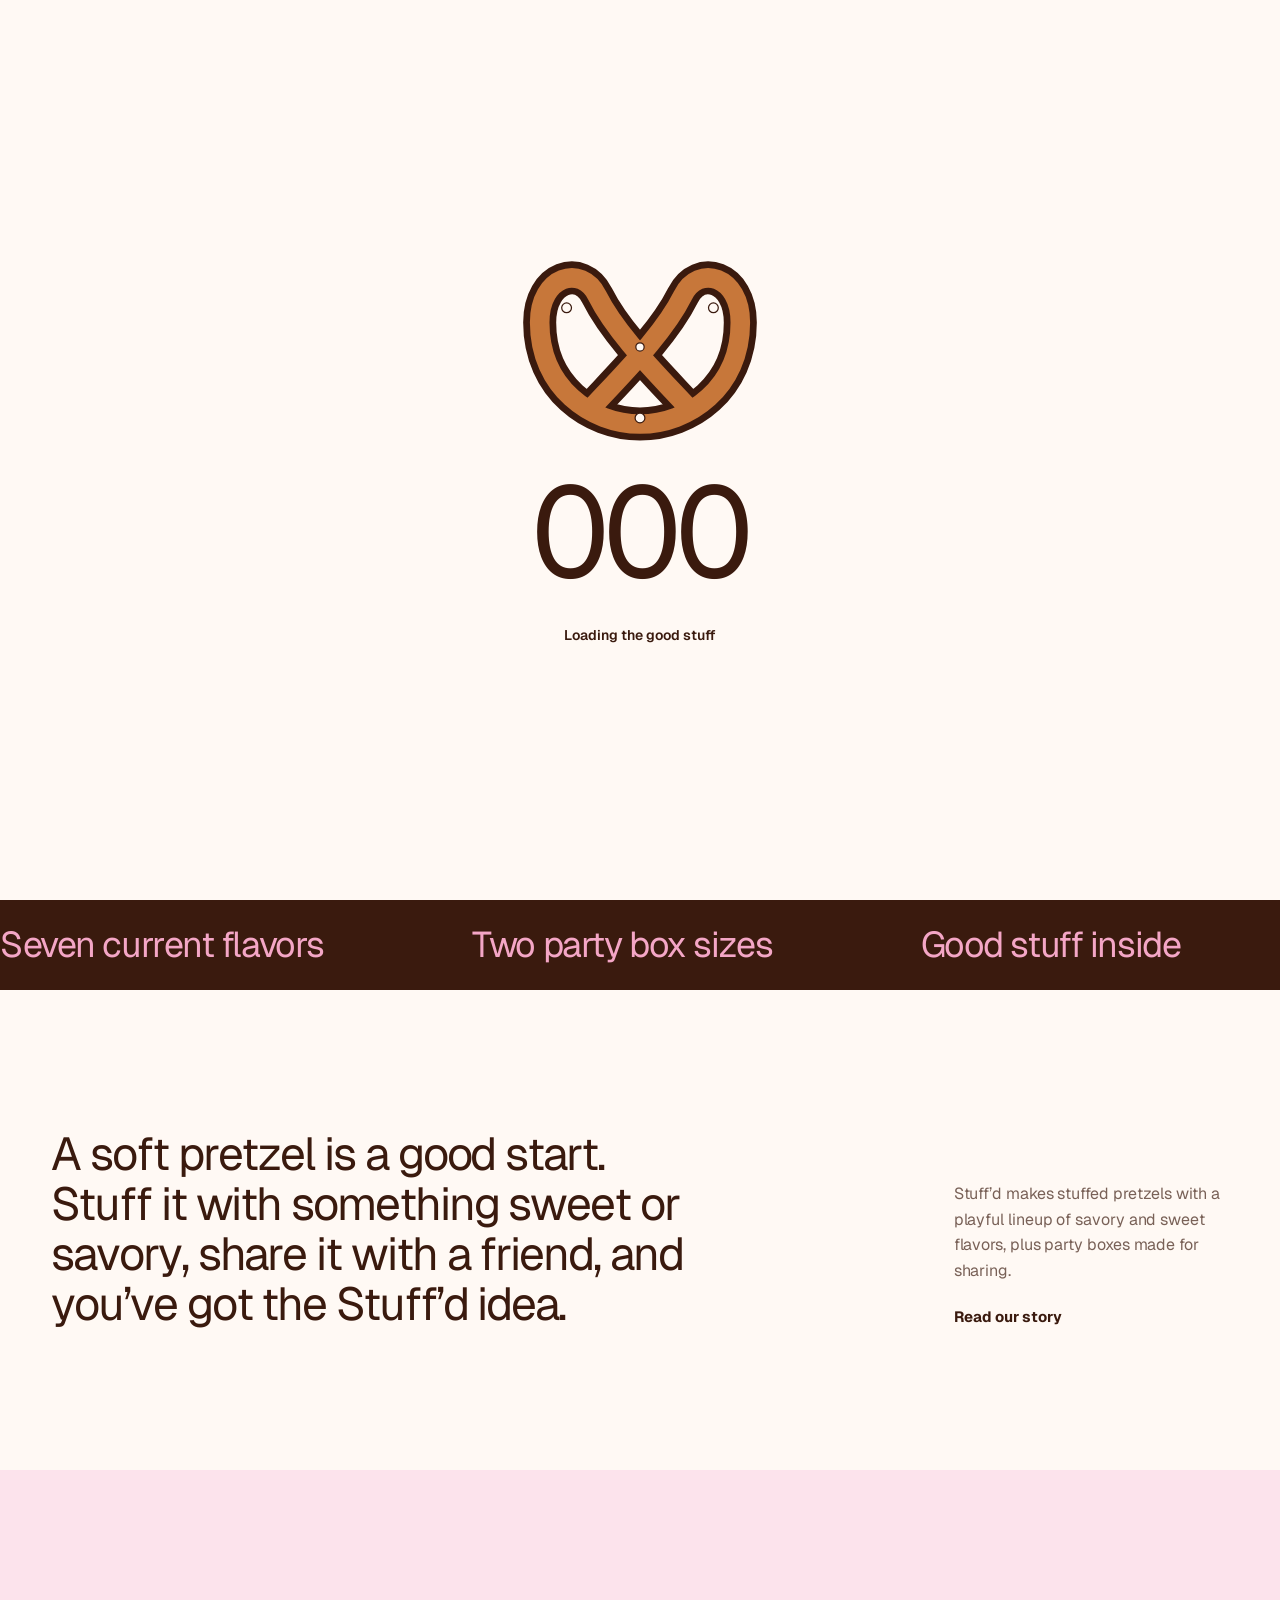
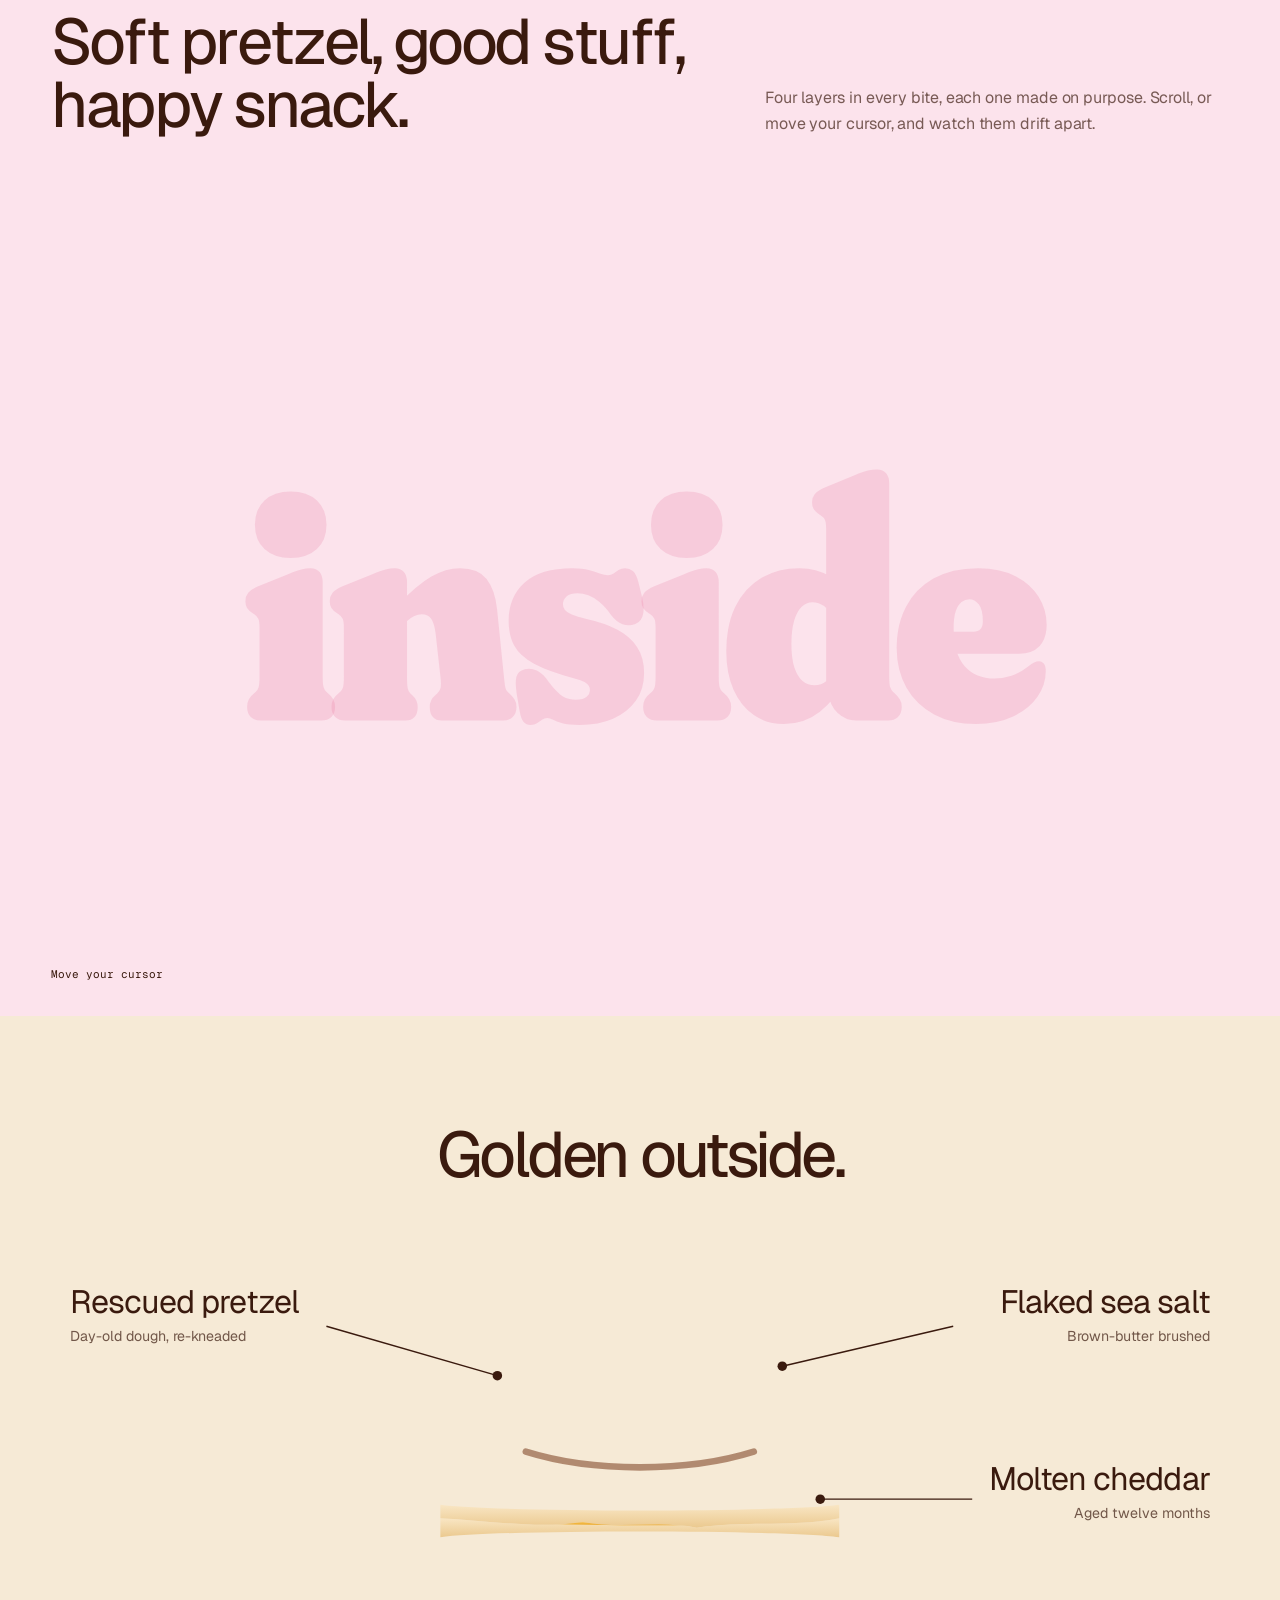
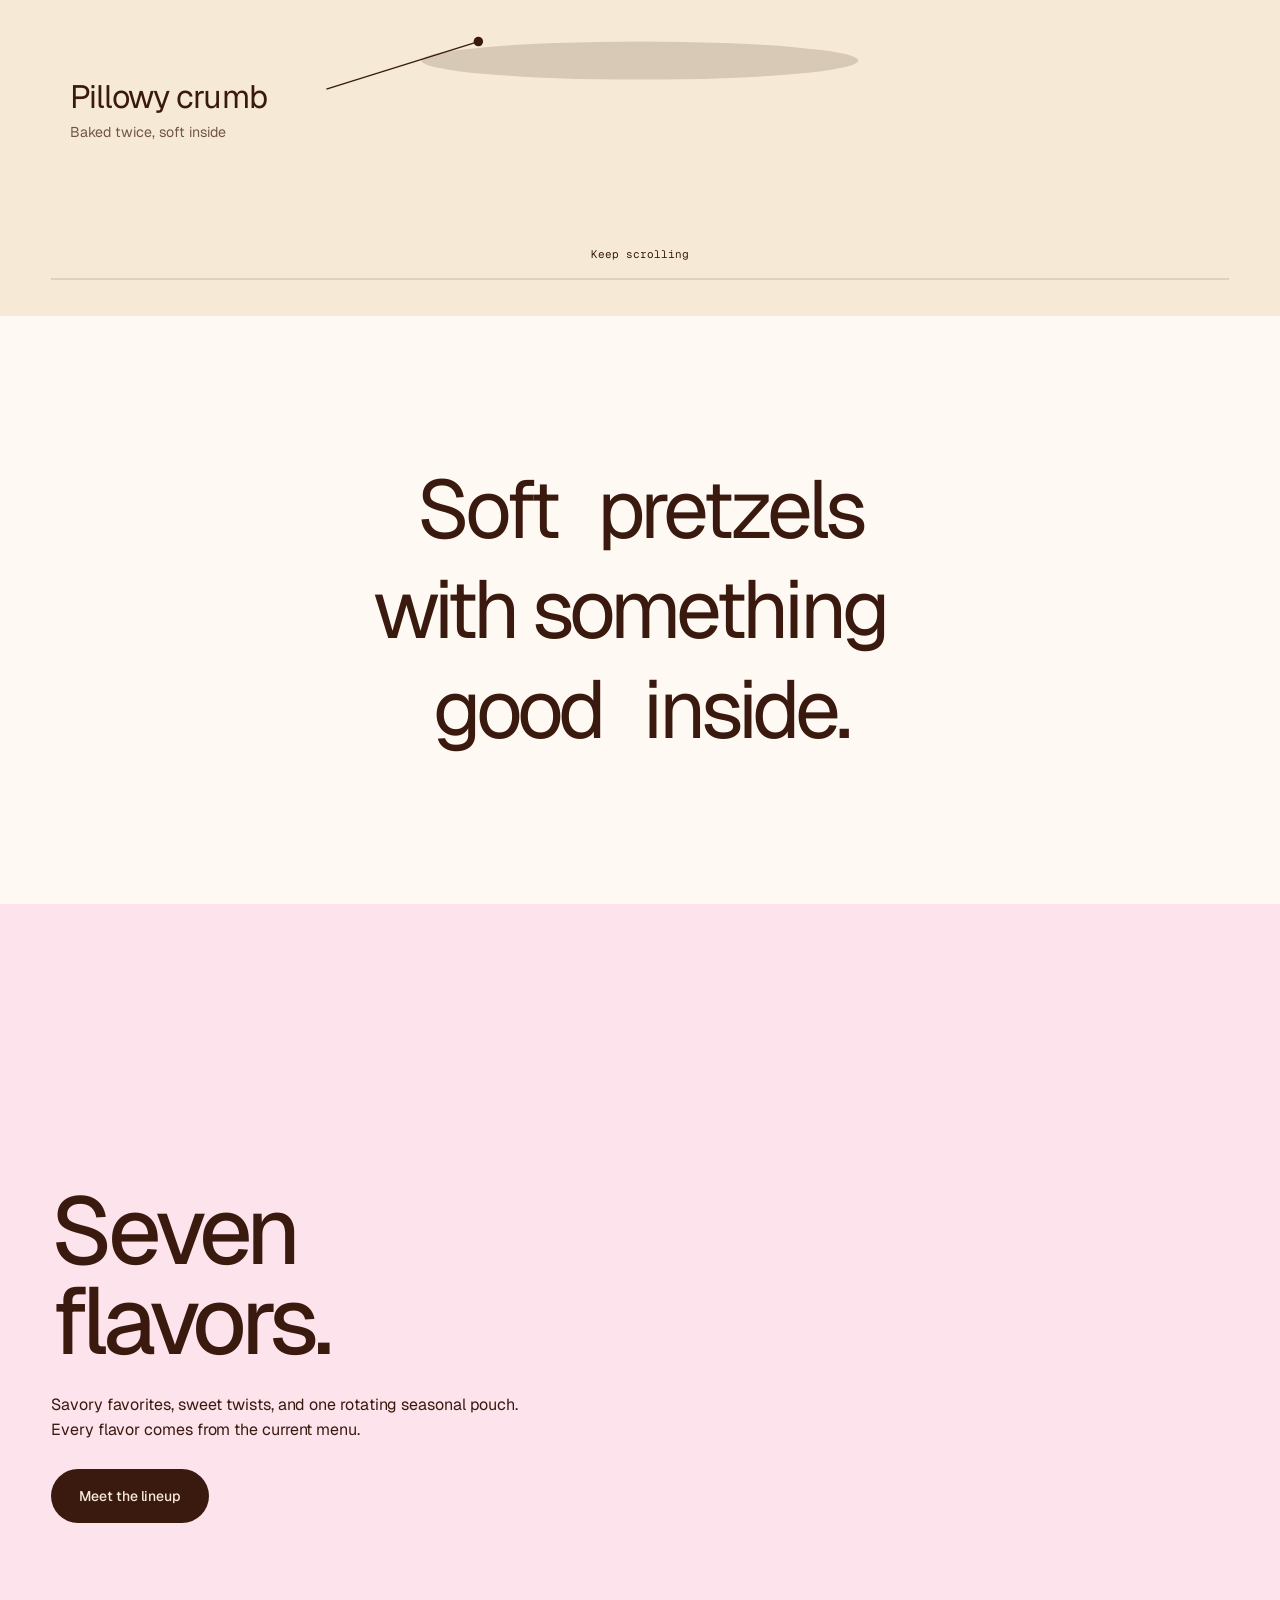
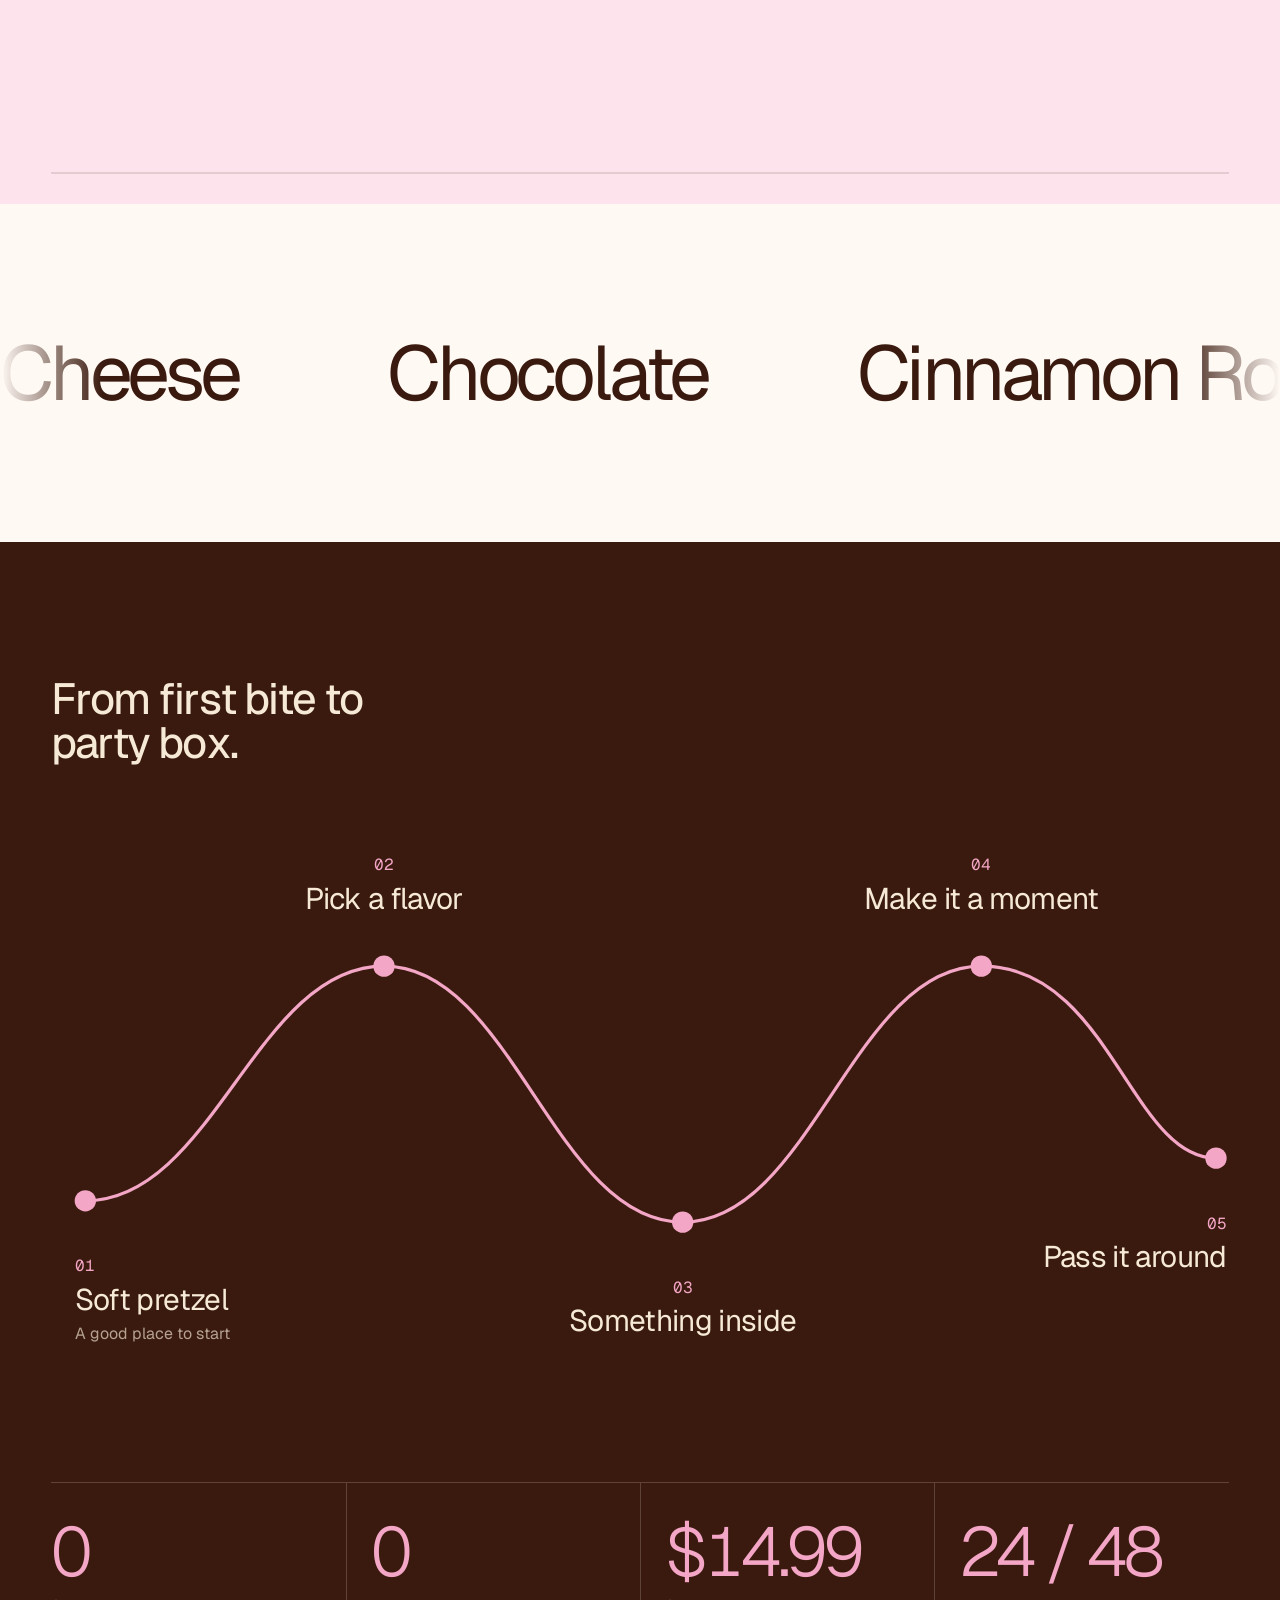
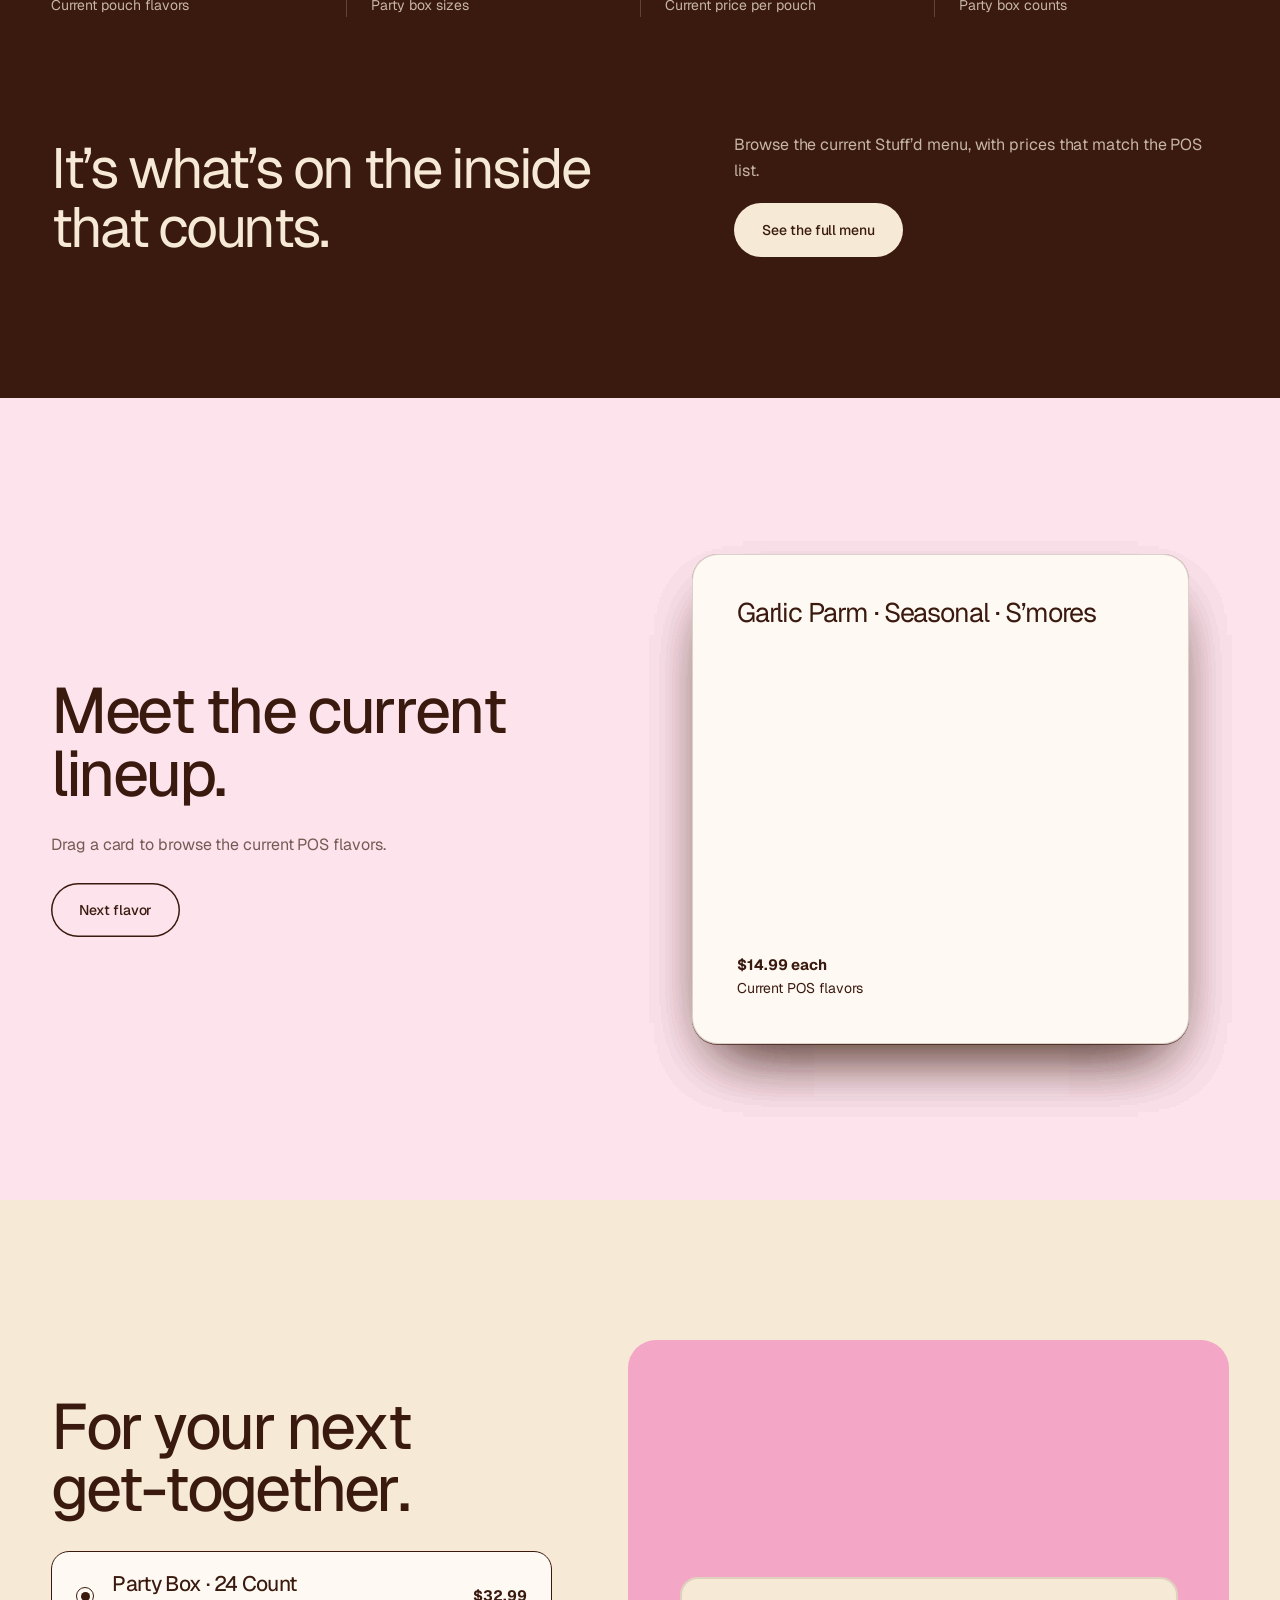
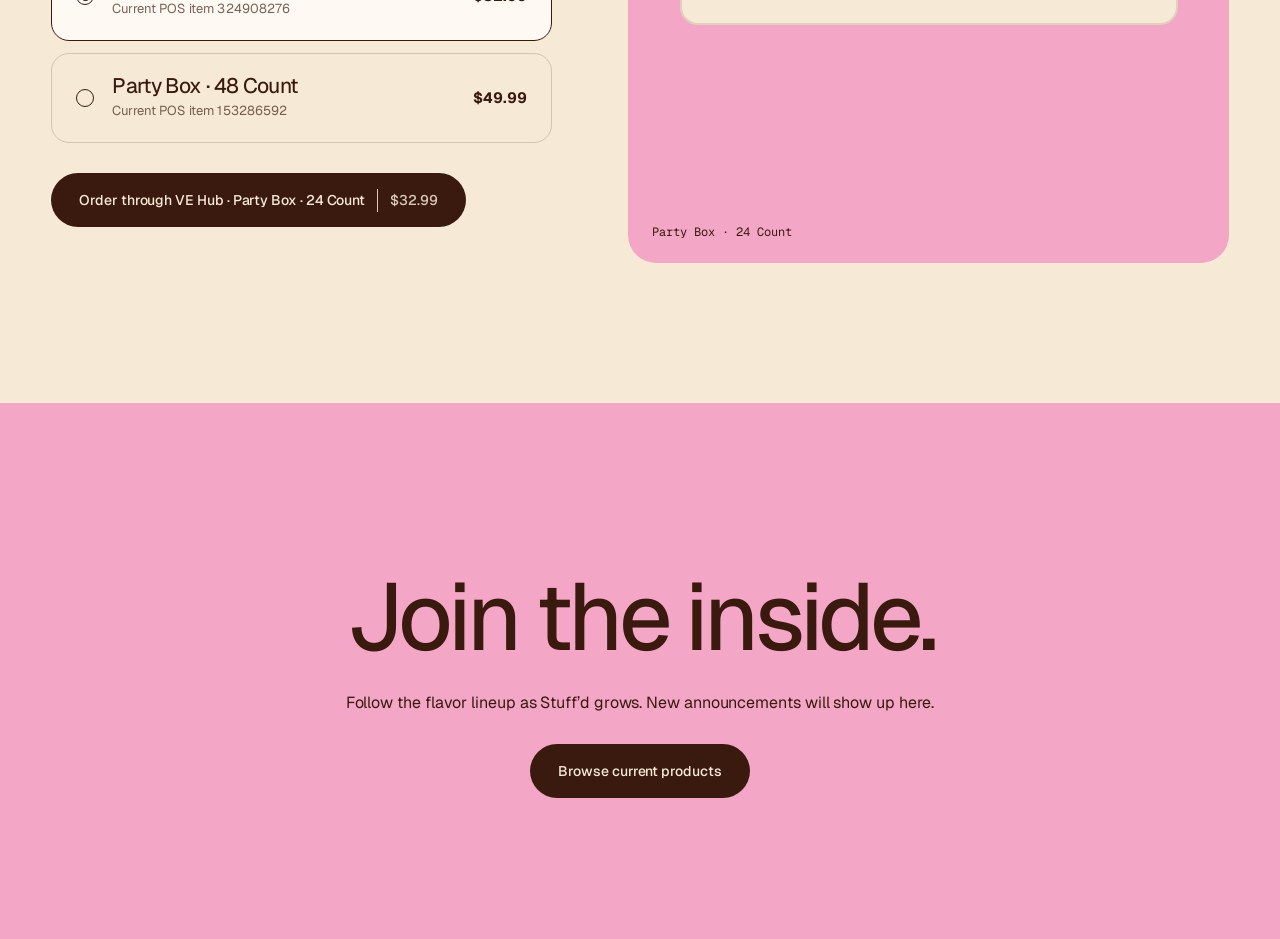
<file: index.html>
<!doctype html>
<html lang="en">
<head>
  <meta charset="utf-8">
  <meta name="viewport" content="width=device-width, initial-scale=1">
  <title>Stuff’d — Stuffed Pretzels</title>
  <meta name="description" content="Meet Stuff’d stuffed pretzels. Explore seven current pouch flavors and two party box sizes.">
  <meta name="theme-color" content="#F4A6C6">
  <link rel="canonical" href="https://stuffdve.com/">
  <meta property="og:type" content="website">
  <meta property="og:site_name" content="Stuff’d.">
  <meta property="og:title" content="Stuff’d — Stuffed Pretzels">
  <meta property="og:description" content="Explore seven current pouch flavors and two party box sizes from Stuff’d.">
  <meta property="og:url" content="https://stuffdve.com/">
  <meta property="og:image" content="https://stuffdve.com/assets/img/og.png">
  <meta property="og:image:width" content="1200">
  <meta property="og:image:height" content="630">
  <meta name="twitter:card" content="summary_large_image">
  <link rel="apple-touch-icon" href="assets/img/og.png">
  <link rel="icon" href="assets/img/favicon.svg" type="image/svg+xml">
  <link rel="preconnect" href="https://fonts.googleapis.com">
  <link rel="preconnect" href="https://fonts.gstatic.com" crossorigin>
  <link href="https://fonts.googleapis.com/css2?family=Geist:wght@100..900&family=Geist+Mono:wght@300..600&family=Fraunces:opsz,wght,SOFT,WONK@9..144,100..900,0..100,0..1&display=swap" rel="stylesheet">
  <link rel="stylesheet" href="assets/css/style.css?v=12">
  <script>try{var c=document.documentElement.classList,n=sessionStorage.getItem("stuffd-nav")==="1",s=sessionStorage.getItem("stuffd-seen")==="1";if(n)c.add("is-nav");if(n||s)c.add("skip-preloader")}catch(e){}</script>
</head>
<body data-page="home">

  <!-- preloader: DrawSVG pretzel → MorphSVG circle → ExpoScale pink flood -->
  <div class="preloader" aria-hidden="true">
    <div class="preloader-inner">
      <svg viewBox="6 26 188 152">
        <path class="pl-shadow" d="M62,150 C90,120 120,90 135,60 C148,34 182,44 182,82 C182,135 140,165 100,165 C60,165 18,135 18,82 C18,44 52,34 65,60 C80,90 110,120 138,150" fill="none" stroke="#3A1A0E" stroke-width="27" stroke-linecap="round" stroke-linejoin="round"/>
        <path class="pl-path" d="M62,150 C90,120 120,90 135,60 C148,34 182,44 182,82 C182,135 140,165 100,165 C60,165 18,135 18,82 C18,44 52,34 65,60 C80,90 110,120 138,150" fill="none" stroke="#C7773A" stroke-width="16" stroke-linecap="round" stroke-linejoin="round"/>
        <path class="pl-target" d="M100,62 C122,62 140,80 140,102 C140,124 122,142 100,142 C78,142 60,124 60,102 C60,80 78,62 100,62 Z" style="display:none"/>
        <g fill="#FFF9F4" stroke="#3A1A0E" stroke-width="1"><circle class="pl-salt" cx="40" cy="70" r="4"/><circle class="pl-salt" cx="160" cy="70" r="4"/><circle class="pl-salt" cx="100" cy="160" r="4"/><circle class="pl-salt" cx="100" cy="102" r="3.4"/></g>
      </svg>
      <div class="pl-count">000</div>
      <div class="pl-word">Loading the good stuff</div>
    </div>
    <div class="pl-blob"></div>
  </div>

  <div id="smooth-wrapper">
    <div id="smooth-content">
      <main id="main">

        <!-- ======================= HERO ======================= -->
        <section class="hero" id="hero" data-salt>
          <div class="hero-frame"></div>
          <div class="hero-bite" data-depth="1.2" style="left:6%;top:17%;rotate:-12deg" data-bite="cheese"></div>
          <div class="hero-bite" data-depth="0.8" style="left:4%;bottom:12%;rotate:8deg" data-bite="cheese" data-cut></div>
          <div class="hero-bite" data-depth="1" style="right:6%;top:16%;rotate:10deg" data-bite="chocolate" data-cut></div>
          <div class="hero-bite" data-depth="1.3" style="right:4%;bottom:12%;rotate:-10deg" data-bite="everything-cream-cheese"></div>
          <div class="hero-bite hero-bite--sm" data-depth="1.8" style="left:21%;bottom:8%;rotate:-6deg" data-bite="smores" data-cut></div>
          <div class="hero-bite hero-bite--sm" data-depth="1.6" style="right:22%;bottom:9%;rotate:14deg" data-bite="cinnamon-roll" data-cut></div>

          <div class="hero-center">
            <h1 class="hero-word logo-type" aria-label="Stuff’d.">
              <span class="hw">Stuff’d.</span>
              <svg class="hero-pretzel" viewBox="6 26 188 152" aria-hidden="true">
                <path class="hp-shadow" d="M62,150 C90,120 120,90 135,60 C148,34 182,44 182,82 C182,135 140,165 100,165 C60,165 18,135 18,82 C18,44 52,34 65,60 C80,90 110,120 138,150" fill="none" stroke="#3A1A0E" stroke-width="27" stroke-linecap="round" stroke-linejoin="round"/>
                <path class="hp-path" d="M62,150 C90,120 120,90 135,60 C148,34 182,44 182,82 C182,135 140,165 100,165 C60,165 18,135 18,82 C18,44 52,34 65,60 C80,90 110,120 138,150" fill="none" stroke="url(#gPretzel)" stroke-width="17" stroke-linecap="round" stroke-linejoin="round"/>
                <g fill="#FFF9F4"><circle class="hp-salt" cx="40" cy="70" r="3.4"/><circle class="hp-salt" cx="160" cy="70" r="3.4"/><circle class="hp-salt" cx="100" cy="160" r="3.4"/><circle class="hp-salt" cx="62" cy="128" r="2.8"/><circle class="hp-salt" cx="140" cy="128" r="2.8"/></g>
              </svg>
            </h1>
            <p class="hero-tag">It’s what’s on the inside that counts.</p>
            <div class="hero-cta">
              <a class="btn" href="shop.html#boxes" data-magnetic><span class="btn-label">Teleport to the store</span></a>
              <a class="btn btn--ghost" href="story.html" data-magnetic><span class="btn-label">Meet Stuff’d</span></a>
            </div>
          </div>
        </section>

        <!-- ======================= BAND MARQUEE ======================= -->
        <div class="marquee marquee--band" data-marquee-speed="60" aria-label="Seven current flavors. Two party boxes. Good stuff inside.">
          <div class="marquee-track">
            <div class="marquee-group">
              <span class="marquee-item">Seven current flavors</span><span class="marquee-sep" data-pretzel></span>
              <span class="marquee-item"><em>Two</em> party box sizes</span><span class="marquee-sep" data-pretzel></span>
              <span class="marquee-item">Good stuff inside</span><span class="marquee-sep" data-pretzel></span>
              <span class="marquee-item">Buy the menu through <em>VE Hub</em></span><span class="marquee-sep" data-pretzel></span>
            </div>
          </div>
        </div>

        <!-- ======================= MANIFESTO ======================= -->
        <section class="section bg-milk">
          <div class="wrap grid-12">
            <div style="grid-column:1/10">
              <p class="manifesto-text" data-split="scrub">A soft pretzel is a good start. Stuff it with something sweet or savory, share it with a friend, and you’ve got the Stuff’d idea.</p>
            </div>
            <div class="manifesto-aside" style="grid-column:10/13">
              <div data-speed="1.15" style="width:clamp(140px,16vw,240px);justify-self:end" data-bite="garlic-parm" data-cut data-spin="0.25"></div>
              <p class="body-l muted" data-reveal>Stuff’d makes stuffed pretzels with a playful lineup of savory and sweet flavors, plus party boxes made for sharing.</p>
              <a class="link-u" href="story.html" data-reveal style="font-weight:700;justify-self:start">Read our story</a>
            </div>
          </div>
        </section>

        <!-- ======================= LAYERS (layered parallax) ======================= -->
        <section class="layers" id="layers" aria-label="The layers of a bite">
          <div class="wrap layers-head">
            <div>
              <h2 class="display d-l" data-split="lines">Soft pretzel, good stuff, <em>happy snack.</em></h2>
            </div>
            <p class="body-l muted" data-reveal>Four layers in every bite, each one made on purpose. Scroll, or move your cursor, and watch them drift apart.</p>
          </div>
          <div class="layers-stage" id="layersStage" aria-hidden="true">
            <div class="layer" data-layer="0.3"><span class="layers-word logo-type">inside</span></div>
            <div class="layer" data-layer="0.6">
              <div style="left:5%;top:14%;width:clamp(110px,14vw,250px);rotate:-14deg" data-bite="cinnamon-roll" data-cut></div>
              <div style="right:6%;top:12%;width:clamp(100px,12vw,220px);rotate:12deg" data-bite="chocolate"></div>
              <div style="left:11%;bottom:10%;width:clamp(96px,11vw,200px);rotate:10deg" data-bite="everything-cream-cheese"></div>
              <div style="right:9%;bottom:12%;width:clamp(110px,13vw,240px);rotate:-8deg" data-bite="seasonal" data-cut></div>
            </div>
            <div class="layer" data-layer="1">
              <div style="left:50%;top:50%;width:clamp(220px,28vw,500px);translate:-50% -50%" data-bite="cheese" data-cut></div>
            </div>
            <div class="layer" data-layer="1.6">
              <div style="left:29%;top:18%;width:clamp(54px,5.5vw,96px);rotate:20deg" data-bite="smores" data-cut></div>
              <div style="right:27%;top:70%;width:clamp(58px,6vw,104px);rotate:-18deg" data-bite="seasonal" data-cut></div>
              <svg class="layer-salt" style="left:24%;top:62%;rotate:10deg" viewBox="0 0 12 12"><use href="#salt"/></svg><svg class="layer-salt" style="left:38%;top:14%;rotate:-20deg" viewBox="0 0 12 12"><use href="#salt"/></svg><svg class="layer-salt" style="left:64%;top:22%;rotate:30deg" viewBox="0 0 12 12"><use href="#salt"/></svg><svg class="layer-salt" style="left:74%;top:58%;rotate:0deg" viewBox="0 0 12 12"><use href="#salt"/></svg><svg class="layer-salt" style="left:46%;top:82%;rotate:15deg" viewBox="0 0 12 12"><use href="#salt"/></svg><svg class="layer-salt" style="left:18%;top:36%;rotate:-10deg" viewBox="0 0 12 12"><use href="#salt"/></svg><svg class="layer-salt" style="left:84%;top:34%;rotate:25deg" viewBox="0 0 12 12"><use href="#salt"/></svg>
            </div>
          </div>
          <span class="layers-caption">Move your cursor</span>
        </section>

        <!-- ======================= INSIDE (pinned split) ======================= -->
        <section class="inside" id="inside" aria-label="What’s inside a Stuff’d. bite">
          <div class="inside-title">
            <h2 class="display d-l" id="insideWord">Golden outside.</h2>
          </div>
          <div class="inside-stage">
            <svg class="inside-svg" viewBox="-170 30 1240 560" role="img" aria-label="A stuffed pretzel bite splitting open to reveal molten cheddar">
              <defs>
                <linearGradient id="gCrumb" x1="0" y1="0" x2="0" y2="1"><stop offset="0" stop-color="#F9E6C4"/><stop offset="1" stop-color="#EBC98F"/></linearGradient>
                <linearGradient id="gCheddar" x1="0" y1="0" x2="0" y2="1"><stop offset="0" stop-color="#FFD873"/><stop offset="1" stop-color="#EBA92B"/></linearGradient>
              </defs>
              <ellipse id="inShadow" cx="450" cy="470" rx="230" ry="20" fill="rgba(58,26,14,.16)"/>
              <!-- bottom half -->
              <g id="botHalf">
                <path d="M240,320 C290,322 340,332 390,324 C430,332 470,322 510,330 C560,322 610,330 660,320 L660,400 C660,440 600,452 450,452 C300,452 240,440 240,400 Z" fill="url(#gCrust)"/>
                <path d="M240,320 C290,322 340,332 390,324 C430,332 470,322 510,330 C560,322 610,330 660,320 L660,340 C600,332 300,332 240,340 Z" fill="url(#gCrumb)"/>
              </g>
              <!-- cheese strings -->
              <g id="strings" stroke="url(#gCheddar)" stroke-linecap="round">
                <line x1="300" y1="320" x2="300" y2="320" stroke-width="10"/>
                <line x1="372" y1="322" x2="372" y2="322" stroke-width="7"/>
                <line x1="452" y1="324" x2="452" y2="324" stroke-width="12"/>
                <line x1="528" y1="324" x2="528" y2="324" stroke-width="6"/>
                <line x1="604" y1="322" x2="604" y2="322" stroke-width="9"/>
              </g>
              <!-- filling (MorphSVG) -->
              <path id="filling" d="M260,320 C350,326 550,326 640,320 C550,330 350,330 260,320 Z" fill="url(#gCheddar)"/>
              <path id="fillingTarget" style="display:none" d="M252,212 C330,196 570,196 648,212 C668,262 662,330 642,372 C634,398 624,420 612,402 C604,388 600,376 586,378 C570,382 566,422 552,430 C538,438 532,398 522,382 C500,374 420,376 380,380 C368,394 366,434 350,440 C334,446 330,406 322,386 C300,378 280,382 264,372 C244,342 236,272 252,212 Z"/>
              <!-- top half -->
              <g id="topHalf">
                <path d="M240,320 L240,240 C240,200 300,190 450,190 C600,190 660,200 660,240 L660,320 C610,330 560,322 510,330 C470,322 430,332 390,324 C340,332 290,322 240,320 Z" fill="url(#gCrust)"/>
                <path d="M262,214 C320,198 580,198 638,214 C642,228 600,232 450,232 C300,232 258,228 262,214Z" fill="url(#gSheen)"/>
                <path d="M330,250 C400,272 500,272 570,250" fill="none" stroke="#6E2D0C" stroke-width="7" stroke-linecap="round" opacity=".5"/>
                <path d="M240,320 C290,322 340,332 390,324 C430,332 470,322 510,330 C560,322 610,330 660,320 L660,306 C600,314 300,314 240,306 Z" fill="url(#gCrumb)"/>
                <g id="topSalt">
                  <use href="#salt" x="300" y="200" width="20" height="20"/><use href="#salt" x="372" y="190" width="18" height="18" transform="rotate(20 381 199)"/>
                  <use href="#salt" x="456" y="194" width="22" height="22"/><use href="#salt" x="540" y="198" width="18" height="18" transform="rotate(-25 549 207)"/>
                  <use href="#salt" x="602" y="210" width="20" height="20"/><use href="#salt" x="410" y="226" width="14" height="14"/>
                  <use href="#salt" x="512" y="230" width="14" height="14" transform="rotate(40 519 237)"/>
                </g>
              </g>
              <!-- labels with leader lines -->
              <g class="in-label" id="lab1">
                <path d="M120,118 L300,170" stroke="#3A1A0E" stroke-width="1.5" fill="none"/><circle cx="300" cy="170" r="5" fill="#3A1A0E"/>
                <text x="-150" y="104" font-family="Geist" font-weight="400" letter-spacing="-1" font-size="34" fill="#3A1A0E">Rescued pretzel</text>
                <text x="-150" y="134" font-family="Geist" font-size="15" fill="#3A1A0E" opacity=".7">Day-old dough, re-kneaded</text>
              </g>
              <g class="in-label" id="lab2">
                <path d="M780,118 L600,160" stroke="#3A1A0E" stroke-width="1.5" fill="none"/><circle cx="600" cy="160" r="5" fill="#3A1A0E"/>
                <text x="1050" y="104" text-anchor="end" font-family="Geist" font-weight="400" letter-spacing="-1" font-size="34" fill="#3A1A0E">Flaked sea salt</text>
                <text x="1050" y="134" text-anchor="end" font-family="Geist" font-size="15" fill="#3A1A0E" opacity=".7">Brown-butter brushed</text>
              </g>
              <g class="in-label" id="lab3">
                <path d="M800,300 L640,300" stroke="#3A1A0E" stroke-width="1.5" fill="none"/><circle cx="640" cy="300" r="5" fill="#3A1A0E"/>
                <text x="1050" y="290" text-anchor="end" font-family="Geist" font-weight="400" letter-spacing="-1" font-size="34" fill="#3A1A0E">Molten cheddar</text>
                <text x="1050" y="320" text-anchor="end" font-family="Geist" font-size="15" fill="#3A1A0E" opacity=".7">Aged twelve months</text>
              </g>
              <g class="in-label" id="lab4">
                <path d="M120,500 L280,450" stroke="#3A1A0E" stroke-width="1.5" fill="none"/><circle cx="280" cy="450" r="5" fill="#3A1A0E"/>
                <text x="-150" y="520" font-family="Geist" font-weight="400" letter-spacing="-1" font-size="34" fill="#3A1A0E">Pillowy crumb</text>
                <text x="-150" y="550" font-family="Geist" font-size="15" fill="#3A1A0E" opacity=".7">Baked twice, soft inside</text>
              </g>
            </svg>
          </div>
          <div class="inside-caption" id="insideCaption">Keep scrolling</div>
          <div class="inside-progress"><i></i></div>
        </section>

        <!-- ======================= IMAGE-IN-TEXT (21st.dev port) ======================= -->
        <section class="bg-milk" id="imgtext">
          <div class="imgtext">
            <div class="imgtext-line"><span class="t">Soft</span><span class="imgtext-pill" data-follow="cheese" data-cursor="Look"><span data-bite="cheese"></span></span><span class="t">pretzels</span></div>
            <div class="imgtext-line"><span class="t">with something</span><span class="imgtext-pill" data-follow="chocolate" data-cursor="Look" style="background:var(--cream)"><span data-bite="chocolate" data-cut></span></span></div>
            <div class="imgtext-line"><span class="t">good</span><span class="imgtext-pill" data-follow="garlic-parm" data-cursor="Look" style="background:var(--blush)"><span data-bite="garlic-parm" data-cut></span></span><span class="t">inside.</span></div>
          </div>
          <div class="imgtext-follower" aria-hidden="true"></div>
        </section>

        <!-- ======================= HORIZONTAL FLAVORS ======================= -->
        <section class="hz" id="flavors" aria-label="The flavor lineup">
          <div class="hz-track">
            <div class="hz-intro">
              <h2 class="display d-xl">Seven<br><em>flavors.</em></h2>
              <p class="body-l">Savory favorites, sweet twists, and one rotating seasonal pouch. Every flavor comes from the current menu.</p>
              <a class="btn" href="flavors.html" data-magnetic style="justify-self:start;align-self:flex-start"><span class="btn-label">Meet the lineup</span></a>
            </div>
            <!-- panels injected by home.js -->
          </div>
          <div class="hz-progress"><i></i></div>
        </section>

        <!-- ======================= OUTLINE MARQUEE ======================= -->
        <section class="bg-milk section--tight">
          <div class="marquee marquee--fade" data-marquee-speed="45" data-direction="right" data-slow-hover="1">
            <div class="marquee-track">
              <div class="marquee-group">
                <span class="marquee-item">Cheese</span><span class="marquee-sep" data-bite="cheese" data-cut></span>
                <span class="marquee-item"><em>Chocolate</em></span><span class="marquee-sep" data-bite="chocolate" data-cut></span>
                <span class="marquee-item">Cinnamon Roll</span><span class="marquee-sep" data-bite="cinnamon-roll" data-cut></span>
                <span class="marquee-item"><em>Everything Cream Cheese</em></span><span class="marquee-sep" data-bite="everything-cream-cheese" data-cut></span>
                <span class="marquee-item">Garlic Parm</span><span class="marquee-sep" data-bite="garlic-parm" data-cut></span>
                <span class="marquee-item"><em>Seasonal</em></span><span class="marquee-sep" data-bite="seasonal" data-cut></span>
                <span class="marquee-item">S’mores</span><span class="marquee-sep" data-bite="smores" data-cut></span>
              </div>
            </div>
          </div>
        </section>

        <!-- ======================= JOURNEY (MotionPath + DrawSVG, pinned) ======================= -->
        <section class="journey bg-cocoa" id="journey" data-header="dark">
          <div class="wrap journey-head">
            <h2 class="display d-m" data-split="lines" style="max-width:16ch;margin-top:18px">From first bite to <em>party box.</em></h2>
          </div>
          <svg class="journey-svg" viewBox="0 240 1200 520" preserveAspectRatio="xMidYMid meet" aria-hidden="true">
            <path class="journey-path-ghost" d="M80,600 C200,600 240,380 360,380 C480,380 520,620 640,620 C760,620 800,380 920,380 C1040,380 1060,560 1140,560"/>
            <path class="journey-path" id="journeyPath" d="M80,600 C200,600 240,380 360,380 C480,380 520,620 640,620 C760,620 800,380 920,380 C1040,380 1060,560 1140,560"/>
            <g class="j-stop" data-x="80" data-y="600">
              <circle cx="80" cy="600" r="10" fill="#F4A6C6"/>
              <text x="70" y="666" text-anchor="start" font-family="Geist Mono" font-size="15" fill="#F4A6C6">01</text>
              <text x="70" y="702" text-anchor="start" font-family="Geist" font-weight="400" letter-spacing="-.6" font-size="28" fill="#F6EAD6">Soft pretzel</text>
              <text x="70" y="730" text-anchor="start" font-family="Geist" font-size="15" fill="#F6EAD6" opacity=".65">A good place to start</text>
            </g>
            <g class="j-stop" data-x="360" data-y="380">
              <circle cx="360" cy="380" r="10" fill="#F4A6C6"/>
              <text x="360" y="290" text-anchor="middle" font-family="Geist Mono" font-size="15" fill="#F4A6C6">02</text>
              <text x="360" y="326" text-anchor="middle" font-family="Geist" font-weight="400" letter-spacing="-.6" font-size="28" fill="#F6EAD6">Pick a flavor</text>
            </g>
            <g class="j-stop" data-x="640" data-y="620">
              <circle cx="640" cy="620" r="10" fill="#F4A6C6"/>
              <text x="640" y="686" text-anchor="middle" font-family="Geist Mono" font-size="15" fill="#F4A6C6">03</text>
              <text x="640" y="722" text-anchor="middle" font-family="Geist" font-weight="400" letter-spacing="-.6" font-size="28" fill="#F6EAD6">Something inside</text>
            </g>
            <g class="j-stop" data-x="920" data-y="380">
              <circle cx="920" cy="380" r="10" fill="#F4A6C6"/>
              <text x="920" y="290" text-anchor="middle" font-family="Geist Mono" font-size="15" fill="#F4A6C6">04</text>
              <text x="920" y="326" text-anchor="middle" font-family="Geist" font-weight="400" letter-spacing="-.6" font-size="28" fill="#F6EAD6">Make it a moment</text>
            </g>
            <g class="j-stop" data-x="1140" data-y="560">
              <circle cx="1140" cy="560" r="10" fill="#F4A6C6"/>
              <text x="1150" y="626" text-anchor="end" font-family="Geist Mono" font-size="15" fill="#F4A6C6">05</text>
              <text x="1150" y="662" text-anchor="end" font-family="Geist" font-weight="400" letter-spacing="-.6" font-size="28" fill="#F6EAD6">Pass it around</text>
            </g>
            <g id="rider"><use href="#pretzel" x="-38" y="-32" width="76" height="62"/></g>
          </svg>
          <ol class="journey-list wrap">
            <li><div><strong>Soft pretzel</strong><p>A good place to start.</p></div></li>
            <li><div><strong>Pick a flavor</strong><p>Choose from the current Stuff’d lineup.</p></div></li>
            <li><div><strong>Something inside</strong><p>Sweet, savory, or seasonal.</p></div></li>
            <li><div><strong>Make it a moment</strong><p>Grab a pouch for yourself.</p></div></li>
            <li><div><strong>Pass it around</strong><p>Party boxes come in 24 and 48 counts.</p></div></li>
          </ol>
        </section>

        <section class="bg-cocoa section" style="padding-top:40px">
          <div class="wrap">
            <div class="stats">
              <div class="stat"><span class="stat-num" data-count="7">0</span><span class="stat-label">Current pouch flavors</span></div>
              <div class="stat"><span class="stat-num" data-count="2">0</span><span class="stat-label">Party box sizes</span></div>
              <div class="stat"><span class="stat-num">$14.99</span><span class="stat-label">Current price per pouch</span></div>
              <div class="stat"><span class="stat-num">24 / 48</span><span class="stat-label">Party box counts</span></div>
            </div>
            <div class="cta-band" style="margin-top:clamp(70px,9vw,140px)">
              <p class="big-quote" data-split="lines">It’s what’s on the inside that <em>counts.</em></p>
              <div style="display:grid;gap:20px;justify-items:start">
                <p class="body-l" style="color:rgba(246,234,214,.75)" data-reveal>Browse the current Stuff’d menu, with prices that match the POS list.</p>
                <a class="btn btn--light" href="shop.html#boxes" data-magnetic data-reveal><span class="btn-label">See the full menu</span></a>
              </div>
            </div>
          </div>
        </section>

        <!-- ======================= TESTIMONIALS (Draggable stack) ======================= -->
        <section class="section bg-blush">
          <div class="wrap stack-wrap">
            <div>
              <h2 class="display d-l" data-split="lines" style="margin:20px 0 26px">Meet the current <em>lineup.</em></h2>
              <p class="body-l muted" data-reveal>Drag a card to browse the current POS flavors.</p>
              <div style="display:flex;gap:12px;margin-top:26px" data-reveal>
                <button class="btn btn--ghost" id="stackNext" data-magnetic><span class="btn-label">Next flavor</span></button>
              </div>
            </div>
            <div class="stack" id="stack" data-cursor="Drag">
              <figure class="stack-card"><blockquote>Cheese</blockquote><figcaption><span><strong>$14.99</strong>POS 989750284</span></figcaption></figure>
              <figure class="stack-card"><blockquote>Chocolate</blockquote><figcaption><span><strong>$14.99</strong>POS 362719376</span></figcaption></figure>
              <figure class="stack-card"><blockquote>Cinnamon Roll</blockquote><figcaption><span><strong>$14.99</strong>POS 097506328</span></figcaption></figure>
              <figure class="stack-card"><blockquote>Everything Cream Cheese</blockquote><figcaption><span><strong>$14.99</strong>POS 192038475</span></figcaption></figure>
              <figure class="stack-card"><blockquote>Garlic Parm · Seasonal · S’mores</blockquote><figcaption><span><strong>$14.99 each</strong>Current POS flavors</span></figcaption></figure>
            </div>
          </div>
        </section>

        <!-- ======================= BOX BUILDER (Flip) ======================= -->
        <section class="section bg-cream" id="build">
          <div class="wrap builder">
            <div>
              <h2 class="display d-l" data-split="lines" style="margin:20px 0 10px">For your next<br><em>get-together.</em></h2>
              <div class="box-options" role="group" aria-label="Box size">
                <button class="box-opt" aria-pressed="true" data-size="24" data-price="32.99" data-label="Party Box · 24 Count" data-id="party-24"><span class="radio"></span><span><strong>Party Box · 24 Count</strong><span class="small muted">Current POS item 324908276</span></span><span class="price">$32.99</span></button>
                <button class="box-opt" aria-pressed="false" data-size="48" data-price="49.99" data-label="Party Box · 48 Count" data-id="party-48"><span class="radio"></span><span><strong>Party Box · 48 Count</strong><span class="small muted">Current POS item 153286592</span></span><span class="price">$49.99</span></button>
              </div>
              <a class="btn" id="boxAdd" href="https://portal.veinternational.org/buybuttons/us0111241/btn/stuffd-party-box-24-count-324908276/" target="_blank" rel="noopener noreferrer" data-ve-buy data-magnetic><span class="btn-label">Order through VE Hub · <span id="boxName">Party Box · 24 Count</span><span class="btn-price" id="boxPrice">$32.99</span></span></a>
            </div>
            <div class="box-stage">
              <div class="box-tray" id="boxTray" data-size="24"></div>
              <span class="box-label" id="boxLabel">Party Box · 24 Count</span>
            </div>
          </div>
        </section>

        <!-- ======================= JOIN ======================= -->
        <section class="section bg-pink" data-salt>
          <div class="wrap join">
            <div data-pretzel style="width:90px" data-spin="1"></div>
            <h2 class="display d-xl" data-split="chars">Join the <em>inside.</em></h2>
            <p class="body-l" data-split="blur" style="text-align:center">Follow the flavor lineup as Stuff’d grows. New announcements will show up here.</p>
            <a class="btn" href="shop.html" data-magnetic><span class="btn-label">Browse current products</span></a>
          </div>
        </section>

      </main>
      <div data-footer></div>
    </div>
  </div>

  <script src="https://cdn.jsdelivr.net/combine/npm/gsap@3.13.0/dist/gsap.min.js,npm/gsap@3.13.0/dist/CustomEase.min.js,npm/gsap@3.13.0/dist/CustomBounce.min.js,npm/gsap@3.13.0/dist/CustomWiggle.min.js,npm/gsap@3.13.0/dist/EasePack.min.js,npm/gsap@3.13.0/dist/ScrollTrigger.min.js,npm/gsap@3.13.0/dist/ScrollSmoother.min.js,npm/gsap@3.13.0/dist/ScrollToPlugin.min.js,npm/gsap@3.13.0/dist/SplitText.min.js,npm/gsap@3.13.0/dist/ScrambleTextPlugin.min.js,npm/gsap@3.13.0/dist/TextPlugin.min.js,npm/gsap@3.13.0/dist/DrawSVGPlugin.min.js,npm/gsap@3.13.0/dist/MorphSVGPlugin.min.js,npm/gsap@3.13.0/dist/MotionPathPlugin.min.js,npm/gsap@3.13.0/dist/Flip.min.js,npm/gsap@3.13.0/dist/Draggable.min.js,npm/gsap@3.13.0/dist/InertiaPlugin.min.js,npm/gsap@3.13.0/dist/Observer.min.js,npm/gsap@3.13.0/dist/Physics2DPlugin.min.js,npm/gsap@3.13.0/dist/PhysicsPropsPlugin.min.js"></script>
  <script src="assets/js/site.js?v=12"></script>
  <script src="assets/js/home.js?v=12"></script>
</body>
</html>
</file>
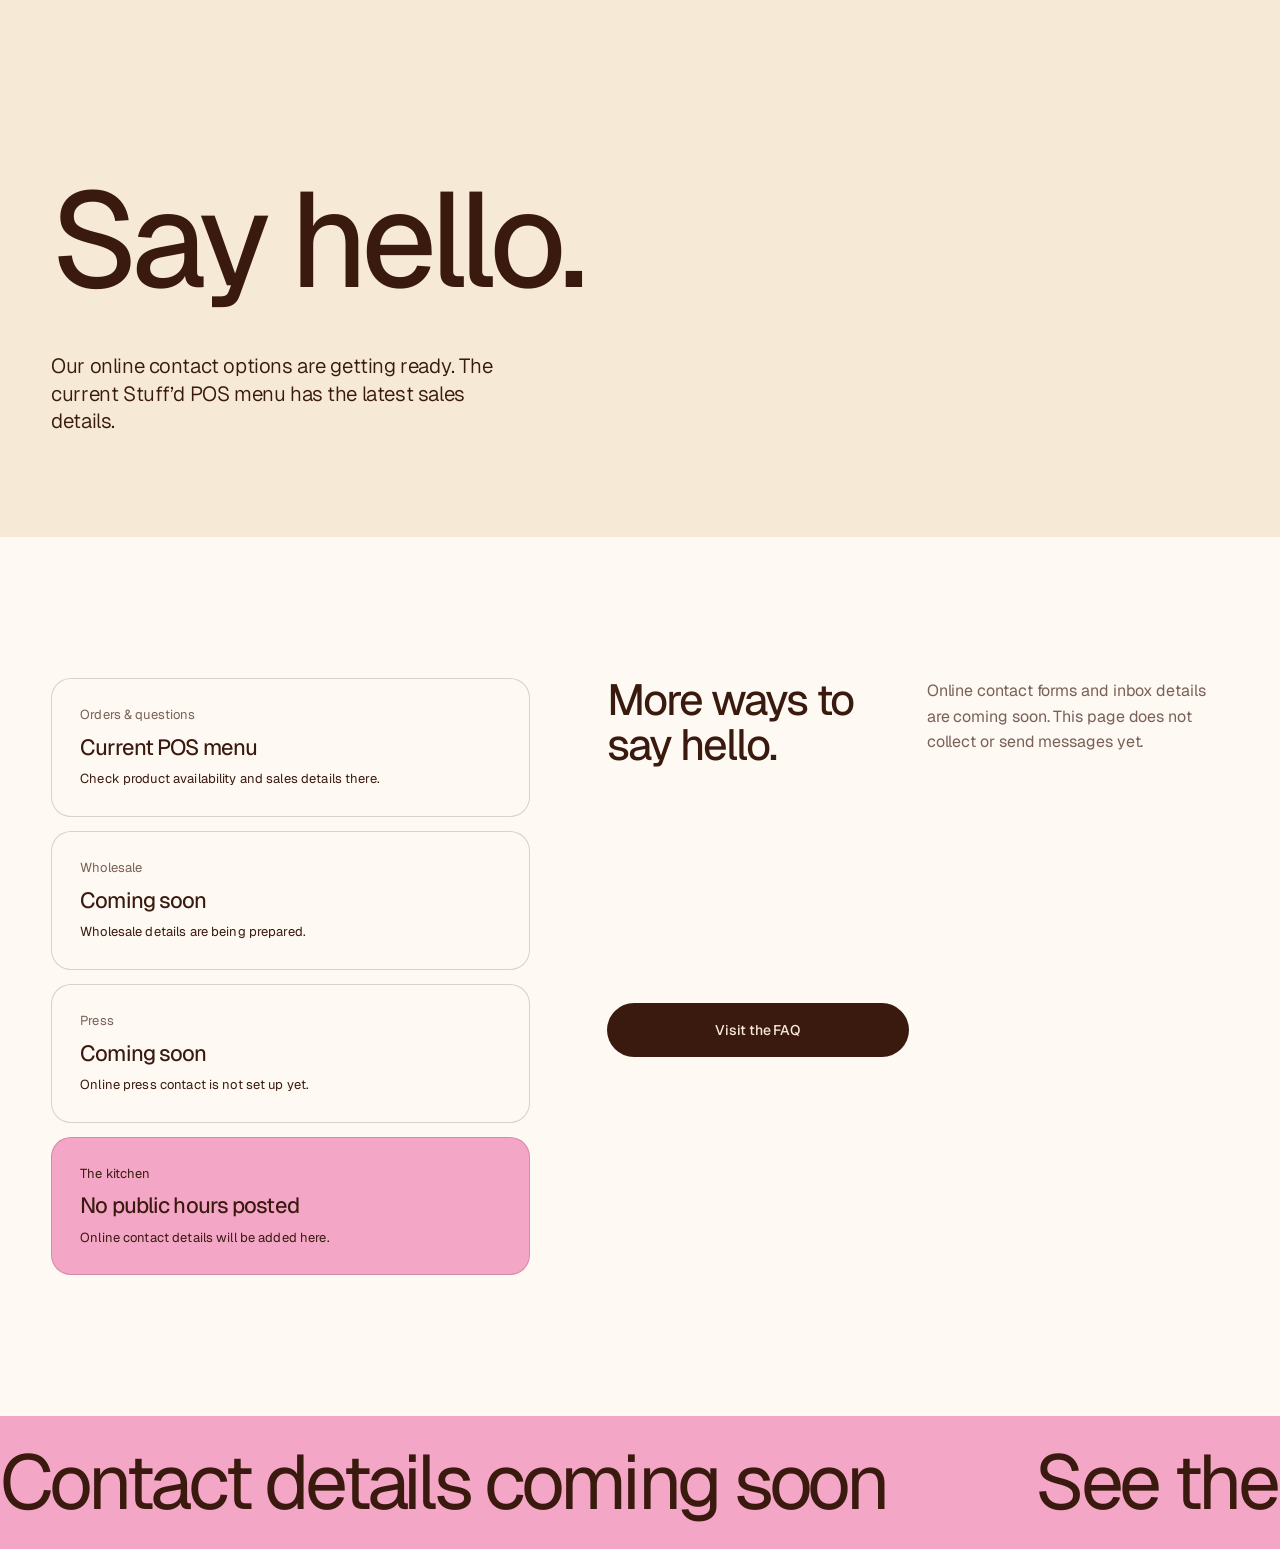
<file: contact.html>
<!doctype html>
<html lang="en">
<head>
  <meta charset="utf-8">
  <meta name="viewport" content="width=device-width, initial-scale=1">
  <title>Contact — Stuff’d.</title>
  <meta name="description" content="Get in touch with Stuff’d.: orders, wholesale, partner bakeries and press.">
  <meta name="theme-color" content="#F6EAD6">
  <link rel="canonical" href="https://stuffdve.com/contact.html">
  <meta property="og:type" content="website">
  <meta property="og:site_name" content="Stuff’d.">
  <meta property="og:title" content="Contact — Stuff’d.">
  <meta property="og:description" content="Get in touch with Stuff’d.: orders, wholesale, partner bakeries and press.">
  <meta property="og:url" content="https://stuffdve.com/contact.html">
  <meta property="og:image" content="https://stuffdve.com/assets/img/og.png">
  <meta property="og:image:width" content="1200">
  <meta property="og:image:height" content="630">
  <meta name="twitter:card" content="summary_large_image">
  <link rel="apple-touch-icon" href="assets/img/og.png">
  <link rel="icon" href="assets/img/favicon.svg" type="image/svg+xml">
  <link rel="preconnect" href="https://fonts.googleapis.com">
  <link rel="preconnect" href="https://fonts.gstatic.com" crossorigin>
  <link href="https://fonts.googleapis.com/css2?family=Geist:wght@100..900&family=Geist+Mono:wght@300..600&family=Fraunces:opsz,wght,SOFT,WONK@9..144,100..900,0..100,0..1&display=swap" rel="stylesheet">
  <link rel="stylesheet" href="assets/css/style.css?v=12">
  <script>try{var c=document.documentElement.classList,n=sessionStorage.getItem("stuffd-nav")==="1",s=sessionStorage.getItem("stuffd-seen")==="1";if(n)c.add("is-nav");if(n||s)c.add("skip-preloader")}catch(e){}</script>
</head>
<body data-page="contact">
  <div id="smooth-wrapper">
    <div id="smooth-content">
      <main id="main">
        <section class="page-hero bg-cream" data-salt>
          <div class="wrap">
            <h1 class="display d-xxl" data-split="chars" data-now>Say <em>hello.</em></h1>
            <div class="hero-meta"><p class="lede" data-split="lines" data-now data-delay=".4">Our online contact options are getting ready. The current Stuff’d POS menu has the latest sales details.</p></div>
          </div>
        </section>
        <section class="section bg-milk">
          <div class="wrap contact-grid">
            <div class="contact-cards">
              <div class="contact-card" data-reveal><span class="small muted">Orders & questions</span><strong>Current POS menu</strong><span class="small">Check product availability and sales details there.</span></div>
              <div class="contact-card" data-reveal><span class="small muted">Wholesale</span><strong>Coming soon</strong><span class="small">Wholesale details are being prepared.</span></div>
              <div class="contact-card" data-reveal><span class="small muted">Press</span><strong>Coming soon</strong><span class="small">Online press contact is not set up yet.</span></div>
              <div class="contact-card" data-reveal style="background:var(--pink)"><span class="small">The kitchen</span><strong>No public hours posted</strong><span class="small">Online contact details will be added here.</span></div>
            </div>
            <div class="form" data-reveal><h2 class="display d-m">More ways to <em>say hello.</em></h2><p class="body-l muted">Online contact forms and inbox details are coming soon. This page does not collect or send messages yet.</p><a class="btn" href="faq.html" data-magnetic><span class="btn-label">Visit the FAQ</span></a></div>
          </div>
        </section>
        <div class="marquee bg-pink" data-marquee-speed="50">
          <div class="marquee-track"><div class="marquee-group">
            <span class="marquee-item">Contact details coming soon</span><span class="marquee-sep" data-bite="cheese" data-cut></span>
            <span class="marquee-item"><em>See the current menu</em></span><span class="marquee-sep" data-bite="smores" data-cut></span>
          </div></div>
        </div>
      </main>
      <div data-footer></div>
    </div>
  </div>

  <script src="https://cdn.jsdelivr.net/combine/npm/gsap@3.13.0/dist/gsap.min.js,npm/gsap@3.13.0/dist/CustomEase.min.js,npm/gsap@3.13.0/dist/CustomBounce.min.js,npm/gsap@3.13.0/dist/CustomWiggle.min.js,npm/gsap@3.13.0/dist/EasePack.min.js,npm/gsap@3.13.0/dist/ScrollTrigger.min.js,npm/gsap@3.13.0/dist/ScrollSmoother.min.js,npm/gsap@3.13.0/dist/ScrollToPlugin.min.js,npm/gsap@3.13.0/dist/SplitText.min.js,npm/gsap@3.13.0/dist/ScrambleTextPlugin.min.js,npm/gsap@3.13.0/dist/TextPlugin.min.js,npm/gsap@3.13.0/dist/DrawSVGPlugin.min.js,npm/gsap@3.13.0/dist/MorphSVGPlugin.min.js,npm/gsap@3.13.0/dist/MotionPathPlugin.min.js,npm/gsap@3.13.0/dist/Flip.min.js,npm/gsap@3.13.0/dist/Draggable.min.js,npm/gsap@3.13.0/dist/InertiaPlugin.min.js,npm/gsap@3.13.0/dist/Observer.min.js,npm/gsap@3.13.0/dist/Physics2DPlugin.min.js,npm/gsap@3.13.0/dist/PhysicsPropsPlugin.min.js"></script>
  <script src="assets/js/site.js?v=12"></script>
</body>
</html>
</file>
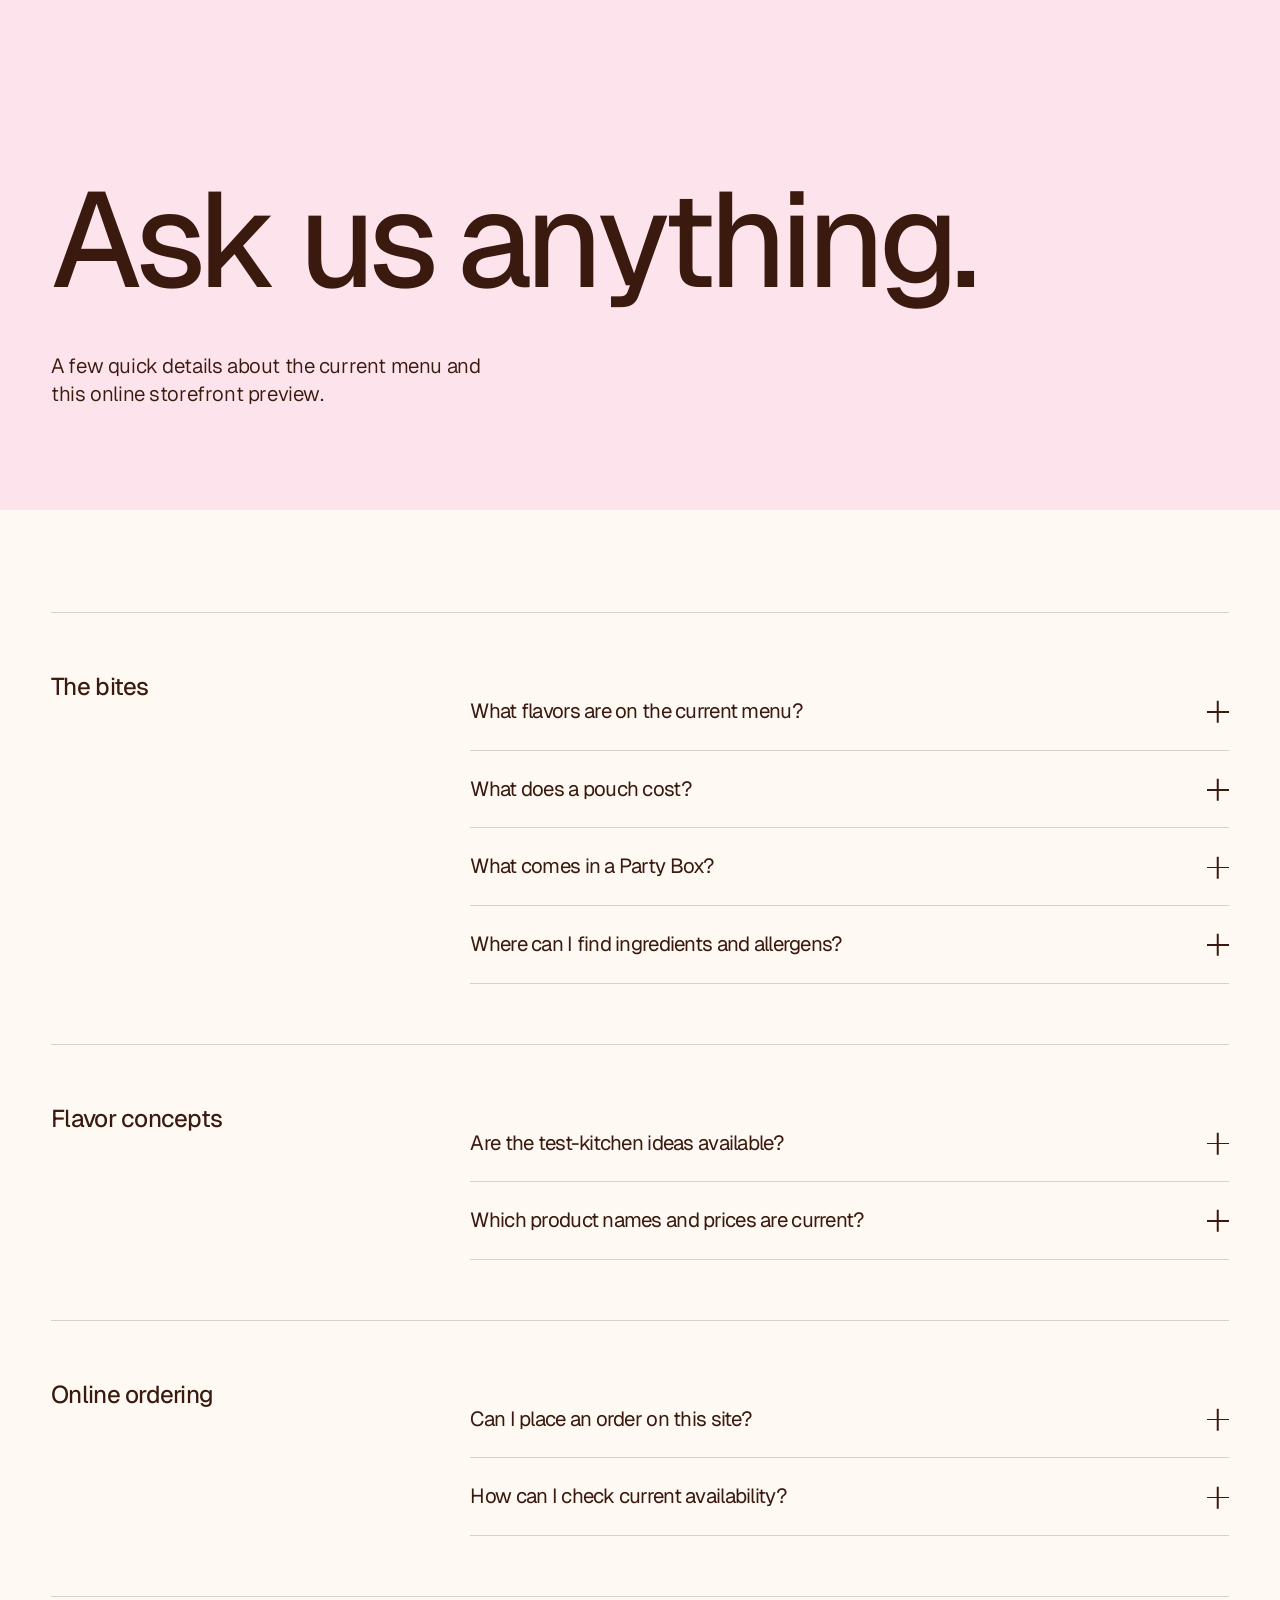
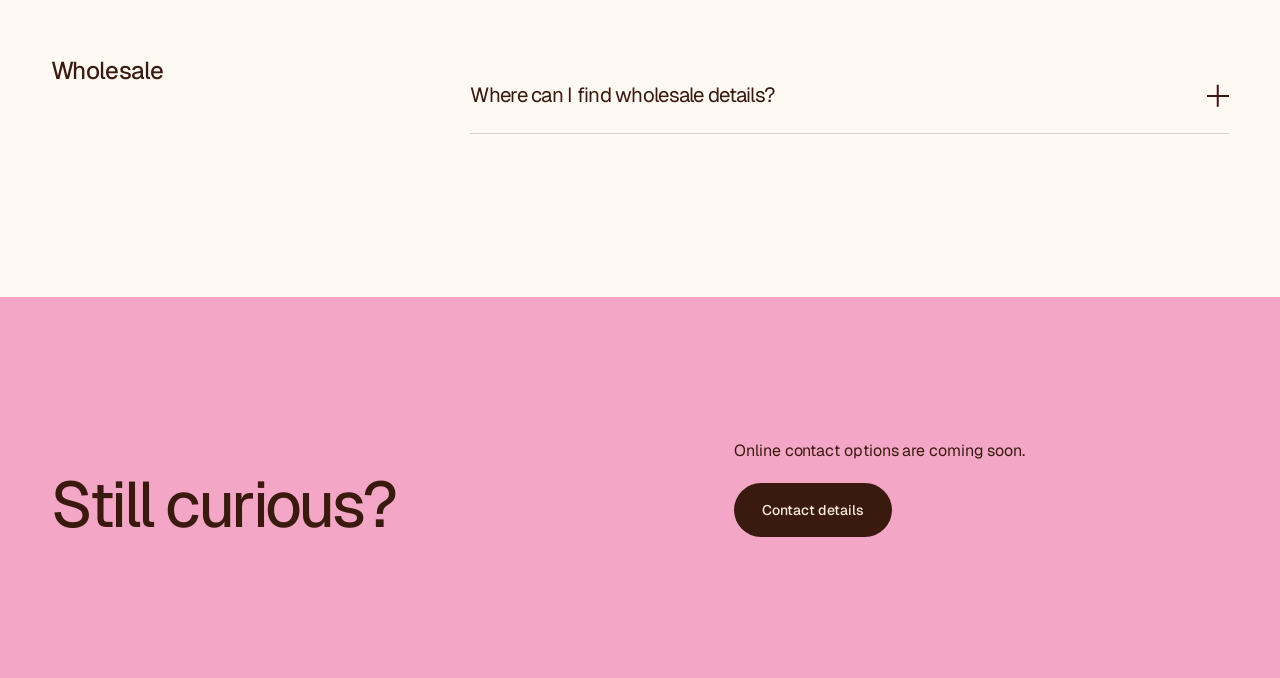
<file: faq.html>
<!doctype html>
<html lang="en">
<head>
  <meta charset="utf-8">
  <meta name="viewport" content="width=device-width, initial-scale=1">
  <title>FAQ — Stuff’d.</title>
  <meta name="description" content="Stuff’d menu details, prices, and storefront preview information.">
  <meta name="theme-color" content="#FCE3EC">
  <link rel="canonical" href="https://stuffdve.com/faq.html">
  <meta property="og:type" content="website">
  <meta property="og:site_name" content="Stuff’d.">
  <meta property="og:title" content="FAQ — Stuff’d.">
  <meta property="og:description" content="Stuff’d menu details, prices, and storefront preview information.">
  <meta property="og:url" content="https://stuffdve.com/faq.html">
  <meta property="og:image" content="https://stuffdve.com/assets/img/og.png">
  <meta property="og:image:width" content="1200">
  <meta property="og:image:height" content="630">
  <meta name="twitter:card" content="summary_large_image">
  <link rel="apple-touch-icon" href="assets/img/og.png">
  <link rel="icon" href="assets/img/favicon.svg" type="image/svg+xml">
  <link rel="preconnect" href="https://fonts.googleapis.com">
  <link rel="preconnect" href="https://fonts.gstatic.com" crossorigin>
  <link href="https://fonts.googleapis.com/css2?family=Geist:wght@100..900&family=Geist+Mono:wght@300..600&family=Fraunces:opsz,wght,SOFT,WONK@9..144,100..900,0..100,0..1&display=swap" rel="stylesheet">
  <link rel="stylesheet" href="assets/css/style.css?v=12">
  <script>try{var c=document.documentElement.classList,n=sessionStorage.getItem("stuffd-nav")==="1",s=sessionStorage.getItem("stuffd-seen")==="1";if(n)c.add("is-nav");if(n||s)c.add("skip-preloader")}catch(e){}</script>
</head>
<body data-page="faq">
  <div id="smooth-wrapper">
    <div id="smooth-content">
      <main id="main">
        <section class="page-hero bg-blush" data-salt>
          <div class="wrap">
            <h1 class="display d-xxl" data-split="chars" data-now>Ask us <em>anything.</em></h1>
              <div class="hero-meta"><p class="lede" data-split="lines" data-now data-delay=".4">A few quick details about the current menu and this online storefront preview.</p></div>
          </div>
        </section>
        <section class="section--tight bg-milk">
          <div class="wrap">
          <div class="faq-group" data-reveal>
            <div><h2 class="display d-s">The bites</h2></div>
            <div>
                <div class="acc-item"><button class="acc-btn">What flavors are on the current menu?<span class="acc-icon"></span></button><div class="acc-panel"><p>Cheese, Chocolate, Cinnamon Roll, Everything Cream Cheese, Garlic Parm, Seasonal, and S’mores.</p></div></div>
                <div class="acc-item"><button class="acc-btn">What does a pouch cost?<span class="acc-icon"></span></button><div class="acc-panel"><p>Each current staple pouch is $14.99 on the POS menu. Check the POS menu for current availability.</p></div></div>
                <div class="acc-item"><button class="acc-btn">What comes in a Party Box?<span class="acc-icon"></span></button><div class="acc-panel"><p>The current menu lists a 24-count Party Box for $32.99 and a 48-count Party Box for $49.99.</p></div></div>
                <div class="acc-item"><button class="acc-btn">Where can I find ingredients and allergens?<span class="acc-icon"></span></button><div class="acc-panel"><p>Please check the product packaging or ask Stuff’d staff for current ingredient and allergen information.</p></div></div>
            </div>
          </div>
          <div class="faq-group" data-reveal>
            <div><h2 class="display d-s">Flavor concepts</h2></div>
            <div>
                <div class="acc-item"><button class="acc-btn">Are the test-kitchen ideas available?<span class="acc-icon"></span></button><div class="acc-panel"><p>No. Flavor concepts are creative placeholders only and are not part of the current POS menu.</p></div></div>
                <div class="acc-item"><button class="acc-btn">Which product names and prices are current?<span class="acc-icon"></span></button><div class="acc-panel"><p>The seven pouch flavors and two Party Box sizes shown on the Shop page match the POS list shared with Stuff’d.</p></div></div>
            </div>
          </div>
          <div class="faq-group" data-reveal>
            <div><h2 class="display d-s">Online ordering</h2></div>
            <div>
                <div class="acc-item"><button class="acc-btn">Can I place an order on this site?<span class="acc-icon"></span></button><div class="acc-panel"><p>Yes. Choose a current menu item on the Shop page and use its VE Hub Buy button to open the checkout cart.</p></div></div>
                <div class="acc-item"><button class="acc-btn">How can I check current availability?<span class="acc-icon"></span></button><div class="acc-panel"><p>Please use the Stuff’d POS menu for current availability and sales details.</p></div></div>
            </div>
          </div>
          <div class="faq-group" data-reveal>
            <div><h2 class="display d-s">Wholesale</h2></div>
            <div>
                <div class="acc-item"><button class="acc-btn">Where can I find wholesale details?<span class="acc-icon"></span></button><div class="acc-panel"><p>Wholesale details and inquiry options are coming soon.</p></div></div>
            </div>
          </div>
          </div>
        </section>
        <section class="section bg-pink">
          <div class="wrap cta-band">
            <h2 class="display d-l" data-split="lines">Still <em>curious?</em></h2>
            <div style="display:grid;gap:20px;justify-items:start"><p class="body-l" data-reveal>Online contact options are coming soon.</p><a class="btn" href="contact.html" data-magnetic data-reveal><span class="btn-label">Contact details</span></a></div>
          </div>
        </section>
      </main>
      <div data-footer></div>
    </div>
  </div>

  <script src="https://cdn.jsdelivr.net/combine/npm/gsap@3.13.0/dist/gsap.min.js,npm/gsap@3.13.0/dist/CustomEase.min.js,npm/gsap@3.13.0/dist/CustomBounce.min.js,npm/gsap@3.13.0/dist/CustomWiggle.min.js,npm/gsap@3.13.0/dist/EasePack.min.js,npm/gsap@3.13.0/dist/ScrollTrigger.min.js,npm/gsap@3.13.0/dist/ScrollSmoother.min.js,npm/gsap@3.13.0/dist/ScrollToPlugin.min.js,npm/gsap@3.13.0/dist/SplitText.min.js,npm/gsap@3.13.0/dist/ScrambleTextPlugin.min.js,npm/gsap@3.13.0/dist/TextPlugin.min.js,npm/gsap@3.13.0/dist/DrawSVGPlugin.min.js,npm/gsap@3.13.0/dist/MorphSVGPlugin.min.js,npm/gsap@3.13.0/dist/MotionPathPlugin.min.js,npm/gsap@3.13.0/dist/Flip.min.js,npm/gsap@3.13.0/dist/Draggable.min.js,npm/gsap@3.13.0/dist/InertiaPlugin.min.js,npm/gsap@3.13.0/dist/Observer.min.js,npm/gsap@3.13.0/dist/Physics2DPlugin.min.js,npm/gsap@3.13.0/dist/PhysicsPropsPlugin.min.js"></script>
  <script src="assets/js/site.js?v=12"></script>
</body>
</html>
</file>
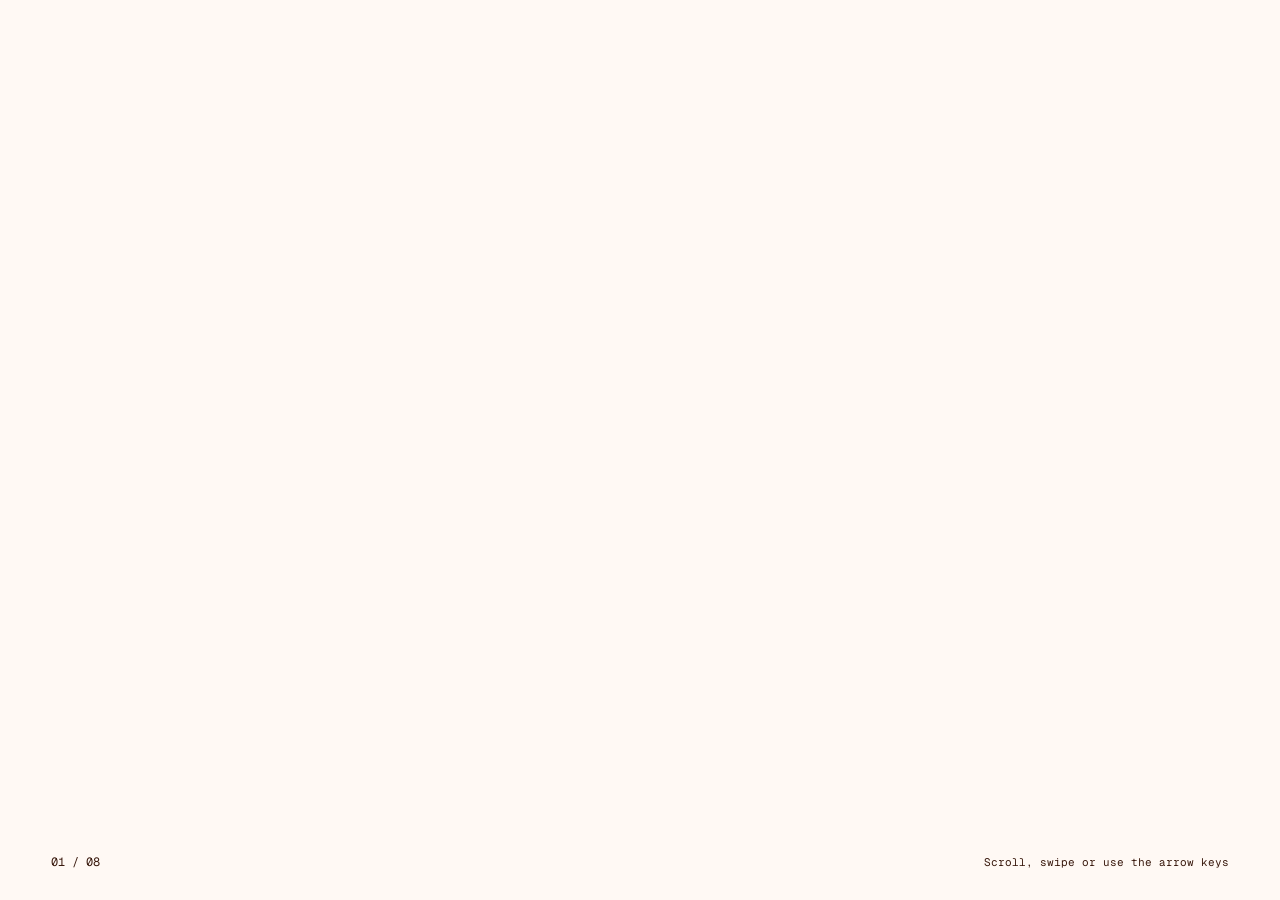
<file: flavors.html>
<!doctype html>
<html lang="en">
<head>
  <meta charset="utf-8">
  <meta name="viewport" content="width=device-width, initial-scale=1">
  <title>The Lineup — Stuff’d.</title>
  <meta name="description" content="Explore the seven current Stuff’d pouch flavors.">
  <meta name="theme-color" content="#F7D98A">
  <link rel="canonical" href="https://stuffdve.com/flavors.html">
  <meta property="og:type" content="website">
  <meta property="og:site_name" content="Stuff’d.">
  <meta property="og:title" content="The Lineup — Stuff’d.">
  <meta property="og:description" content="Explore the seven current Stuff’d pouch flavors.">
  <meta property="og:url" content="https://stuffdve.com/flavors.html">
  <meta property="og:image" content="https://stuffdve.com/assets/img/og.png">
  <meta property="og:image:width" content="1200">
  <meta property="og:image:height" content="630">
  <meta name="twitter:card" content="summary_large_image">
  <link rel="apple-touch-icon" href="assets/img/og.png">
  <link rel="icon" href="assets/img/favicon.svg" type="image/svg+xml">
  <link rel="preconnect" href="https://fonts.googleapis.com">
  <link rel="preconnect" href="https://fonts.gstatic.com" crossorigin>
  <link href="https://fonts.googleapis.com/css2?family=Geist:wght@100..900&family=Geist+Mono:wght@300..600&family=Fraunces:opsz,wght,SOFT,WONK@9..144,100..900,0..100,0..1&display=swap" rel="stylesheet">
  <link rel="stylesheet" href="assets/css/style.css?v=12">
  <script>try{var c=document.documentElement.classList,n=sessionStorage.getItem("stuffd-nav")==="1",s=sessionStorage.getItem("stuffd-seen")==="1";if(n)c.add("is-nav");if(n||s)c.add("skip-preloader")}catch(e){}</script>
</head>
<body data-page="lineup" class="lineup-body">
  <main id="main" class="lineup" aria-roledescription="carousel" aria-label="The flavor lineup"></main>
  <nav class="slide-index" id="slideIndex" aria-label="Choose a flavor"></nav>
  <div class="slide-count" id="slideCount" aria-live="polite">01 / 08</div>
  <div class="slide-hint">Scroll, swipe or use the arrow keys</div>

  <script src="https://cdn.jsdelivr.net/combine/npm/gsap@3.13.0/dist/gsap.min.js,npm/gsap@3.13.0/dist/CustomEase.min.js,npm/gsap@3.13.0/dist/CustomBounce.min.js,npm/gsap@3.13.0/dist/CustomWiggle.min.js,npm/gsap@3.13.0/dist/EasePack.min.js,npm/gsap@3.13.0/dist/ScrollTrigger.min.js,npm/gsap@3.13.0/dist/ScrollSmoother.min.js,npm/gsap@3.13.0/dist/ScrollToPlugin.min.js,npm/gsap@3.13.0/dist/SplitText.min.js,npm/gsap@3.13.0/dist/ScrambleTextPlugin.min.js,npm/gsap@3.13.0/dist/TextPlugin.min.js,npm/gsap@3.13.0/dist/DrawSVGPlugin.min.js,npm/gsap@3.13.0/dist/MorphSVGPlugin.min.js,npm/gsap@3.13.0/dist/MotionPathPlugin.min.js,npm/gsap@3.13.0/dist/Flip.min.js,npm/gsap@3.13.0/dist/Draggable.min.js,npm/gsap@3.13.0/dist/InertiaPlugin.min.js,npm/gsap@3.13.0/dist/Observer.min.js,npm/gsap@3.13.0/dist/Physics2DPlugin.min.js,npm/gsap@3.13.0/dist/PhysicsPropsPlugin.min.js"></script>
  <script src="assets/js/site.js?v=12"></script>
  <script src="assets/js/flavors.js?v=12"></script>
</body>
</html>
</file>
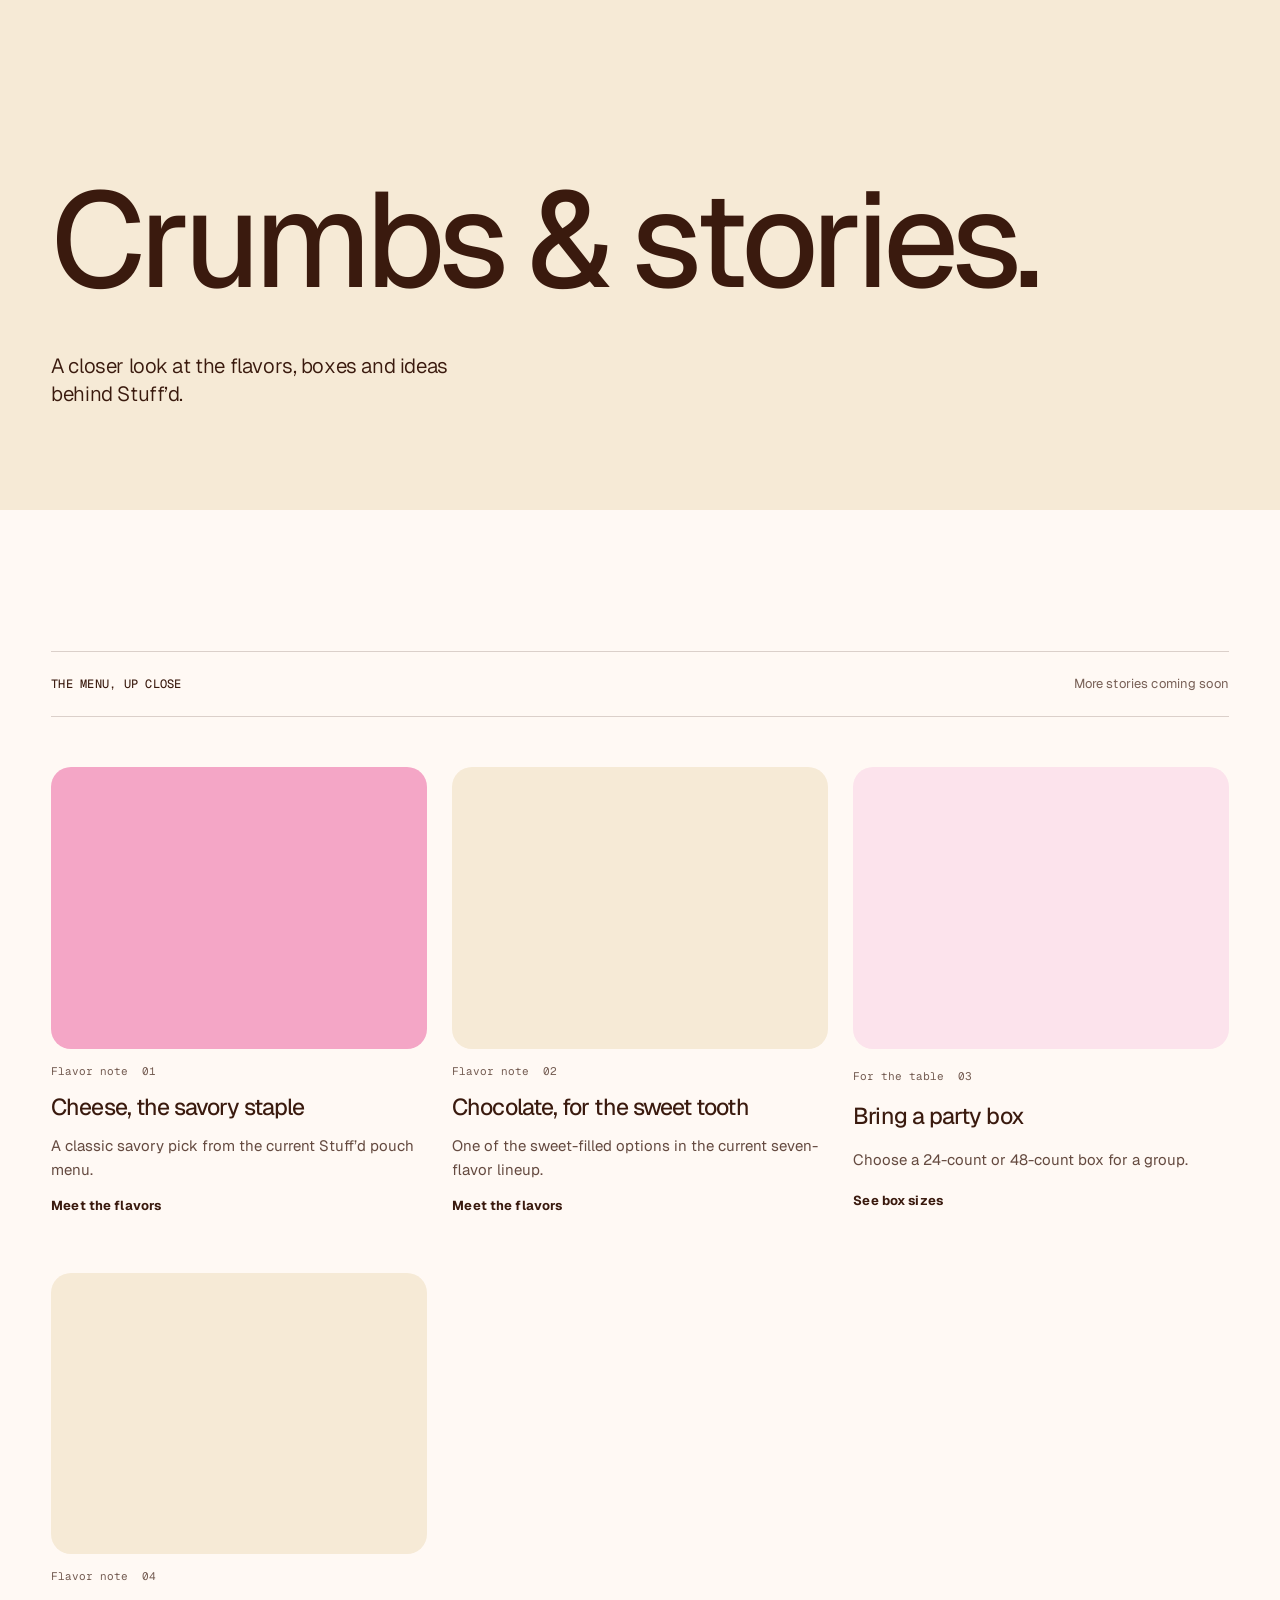
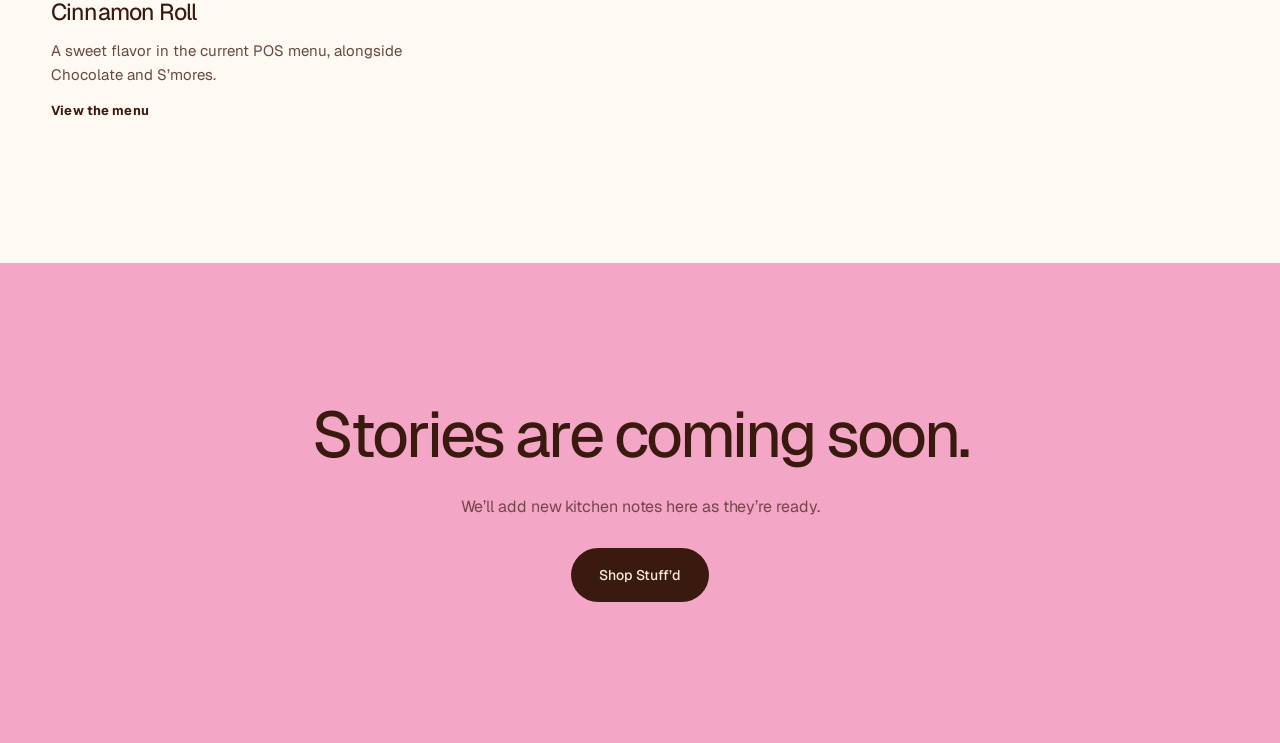
<file: journal.html>
<!doctype html>
<html lang="en"><head>
  <meta charset="utf-8"><meta name="viewport" content="width=device-width, initial-scale=1"><title>Journal — Stuff’d.</title><meta name="description" content="Notes from the Stuff’d stuffed pretzel kitchen."><meta name="theme-color" content="#F6EAD6">
  <link rel="canonical" href="https://stuffdve.com/journal.html"><meta property="og:type" content="website"><meta property="og:site_name" content="Stuff’d."><meta property="og:title" content="Journal — Stuff’d."><meta property="og:description" content="Notes from the Stuff’d stuffed pretzel kitchen."><meta property="og:url" content="https://stuffdve.com/journal.html"><meta property="og:image" content="https://stuffdve.com/assets/img/og.png">
  <link rel="icon" href="assets/img/favicon.svg" type="image/svg+xml"><link rel="preconnect" href="https://fonts.googleapis.com"><link rel="preconnect" href="https://fonts.gstatic.com" crossorigin><link href="https://fonts.googleapis.com/css2?family=Geist:wght@100..900&family=Geist+Mono:wght@300..600&family=Fraunces:opsz,wght,SOFT,WONK@9..144,100..900,0..100,0..1&display=swap" rel="stylesheet"><link rel="stylesheet" href="assets/css/style.css?v=12">
</head><body data-page="journal"><div id="smooth-wrapper"><div id="smooth-content"><main id="main">
  <section class="page-hero bg-cream" data-salt><div class="wrap"><h1 class="display d-xxl" data-split="chars" data-now>Crumbs & <em>stories.</em></h1><div class="hero-meta"><p class="lede" data-split="lines" data-now data-delay=".4">A closer look at the flavors, boxes and ideas behind Stuff’d.</p></div></div></section>
  <section class="section bg-milk"><div class="wrap"><div class="shop-bar" style="margin-bottom:50px"><span class="idx" data-reveal>THE MENU, UP CLOSE</span><span class="small muted" data-reveal>More stories coming soon</span></div><div class="posts">
    <article class="post" data-reveal><div class="post-art" style="--panel:var(--pink)" data-bite="cheese" data-cut></div><div class="post-meta"><span>Flavor note</span><span>01</span></div><h3>Cheese, the savory staple</h3><p>A classic savory pick from the current Stuff’d pouch menu.</p><a class="link-u small" href="flavors.html" style="justify-self:start;font-weight:700">Meet the flavors</a></article>
    <article class="post" data-reveal><div class="post-art" style="--panel:var(--cream)" data-bite="chocolate" data-cut></div><div class="post-meta"><span>Flavor note</span><span>02</span></div><h3>Chocolate, for the sweet tooth</h3><p>One of the sweet-filled options in the current seven-flavor lineup.</p><a class="link-u small" href="flavors.html" style="justify-self:start;font-weight:700">Meet the flavors</a></article>
    <article class="post" data-reveal><div class="post-art" style="--panel:var(--blush)" data-bite="smores" data-cut></div><div class="post-meta"><span>For the table</span><span>03</span></div><h3>Bring a party box</h3><p>Choose a 24-count or 48-count box for a group.</p><a class="link-u small" href="shop.html#boxes" style="justify-self:start;font-weight:700">See box sizes</a></article>
    <article class="post" data-reveal><div class="post-art" style="--panel:var(--cream)" data-bite="cinnamon-roll" data-cut></div><div class="post-meta"><span>Flavor note</span><span>04</span></div><h3>Cinnamon Roll</h3><p>A sweet flavor in the current POS menu, alongside Chocolate and S’mores.</p><a class="link-u small" href="shop.html" style="justify-self:start;font-weight:700">View the menu</a></article>
  </div></div></section>
  <section class="section bg-pink"><div class="wrap join"><h2 class="display d-l" data-split="chars">Stories are <em>coming soon.</em></h2><p class="body-l muted" data-reveal>We’ll add new kitchen notes here as they’re ready.</p><a class="btn" href="shop.html" data-magnetic data-reveal><span class="btn-label">Shop Stuff’d</span></a></div></section>
</main><div data-footer></div></div></div>
<script src="https://cdn.jsdelivr.net/combine/npm/gsap@3.13.0/dist/gsap.min.js,npm/gsap@3.13.0/dist/CustomEase.min.js,npm/gsap@3.13.0/dist/CustomBounce.min.js,npm/gsap@3.13.0/dist/CustomWiggle.min.js,npm/gsap@3.13.0/dist/EasePack.min.js,npm/gsap@3.13.0/dist/ScrollTrigger.min.js,npm/gsap@3.13.0/dist/ScrollSmoother.min.js,npm/gsap@3.13.0/dist/ScrollToPlugin.min.js,npm/gsap@3.13.0/dist/SplitText.min.js,npm/gsap@3.13.0/dist/ScrambleTextPlugin.min.js,npm/gsap@3.13.0/dist/TextPlugin.min.js,npm/gsap@3.13.0/dist/DrawSVGPlugin.min.js,npm/gsap@3.13.0/dist/MorphSVGPlugin.min.js,npm/gsap@3.13.0/dist/MotionPathPlugin.min.js,npm/gsap@3.13.0/dist/Flip.min.js,npm/gsap@3.13.0/dist/Draggable.min.js,npm/gsap@3.13.0/dist/InertiaPlugin.min.js,npm/gsap@3.13.0/dist/Observer.min.js,npm/gsap@3.13.0/dist/Physics2DPlugin.min.js,npm/gsap@3.13.0/dist/PhysicsPropsPlugin.min.js"></script><script src="assets/js/site.js?v=12"></script>
</body></html>
</file>
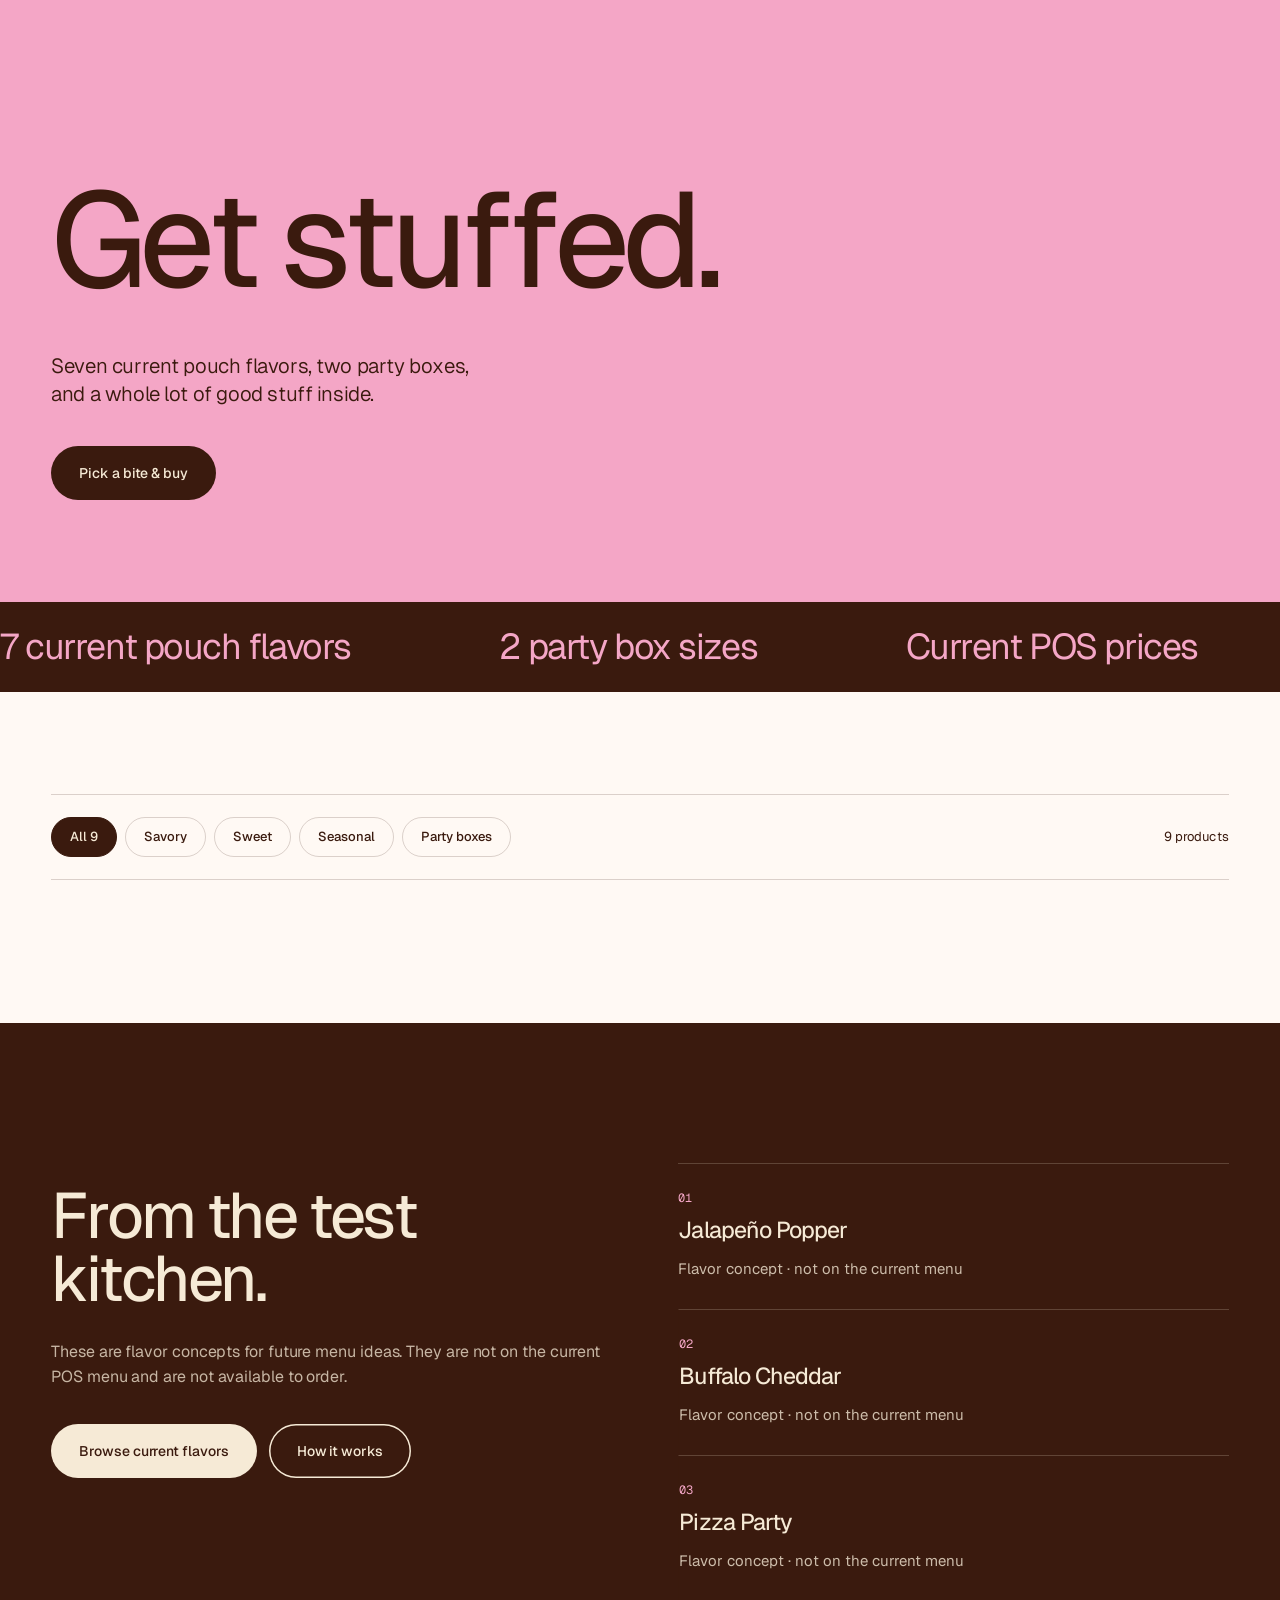
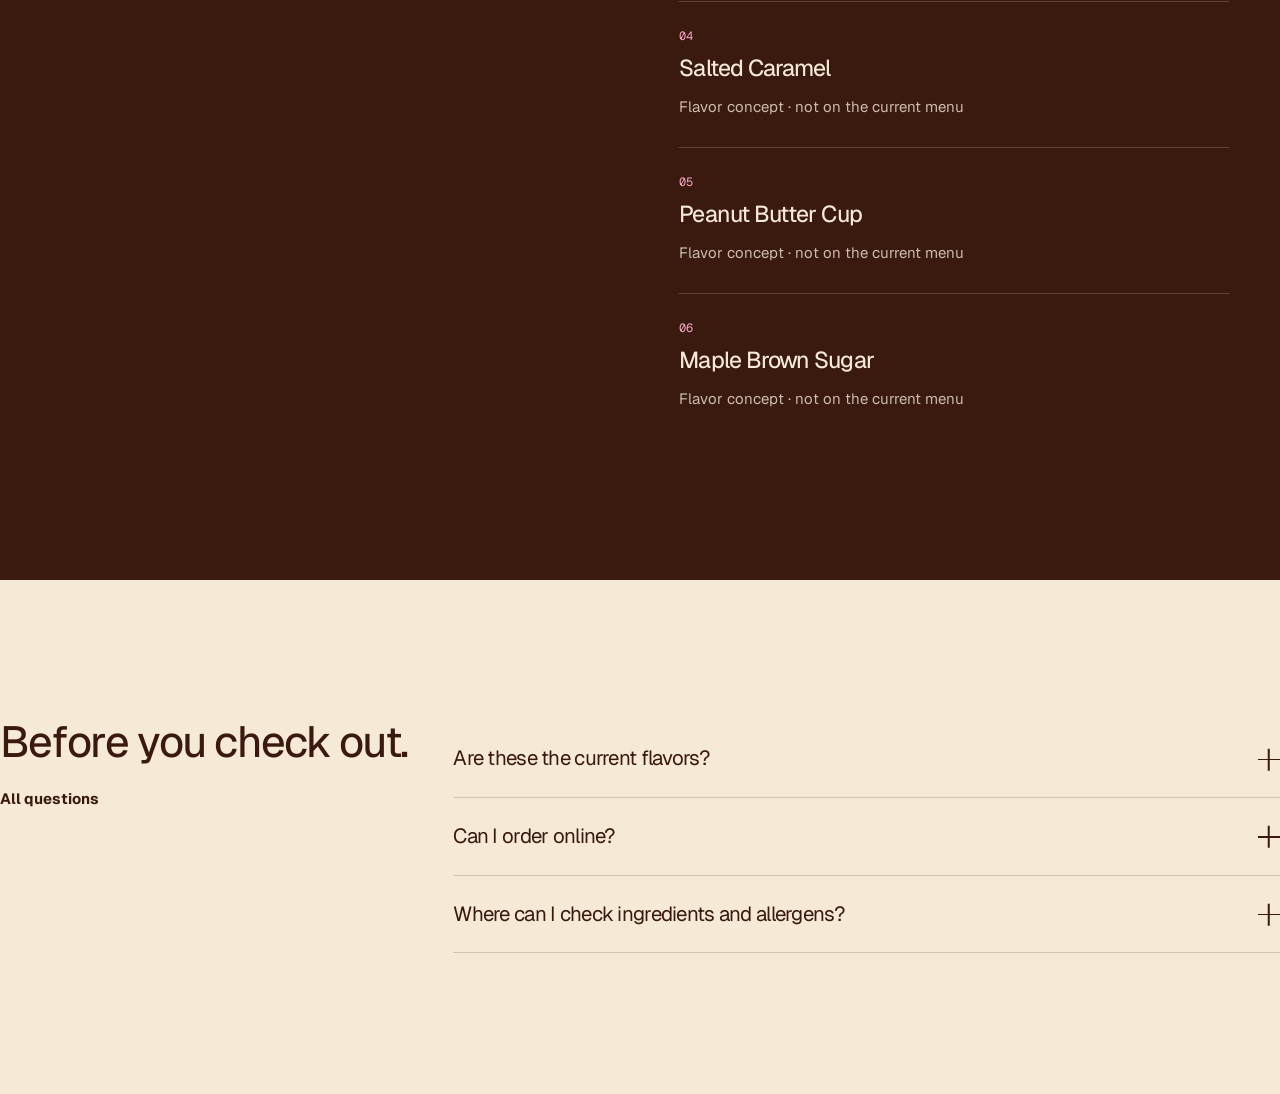
<file: shop.html>
<!doctype html>
<html lang="en">
<head>
  <meta charset="utf-8">
  <meta name="viewport" content="width=device-width, initial-scale=1">
  <title>Shop — Stuff’d.</title>
  <meta name="description" content="Shop Stuff’d stuffed pretzels: seven current pouch flavors and two Party Box sizes.">
  <meta name="theme-color" content="#F4A6C6">
  <link rel="canonical" href="https://stuffdve.com/shop.html">
  <meta property="og:type" content="website">
  <meta property="og:site_name" content="Stuff’d.">
  <meta property="og:title" content="Shop — Stuff’d.">
  <meta property="og:description" content="Shop Stuff’d stuffed pretzels: seven current pouch flavors and two Party Box sizes.">
  <meta property="og:url" content="https://stuffdve.com/shop.html">
  <meta property="og:image" content="https://stuffdve.com/assets/img/og.png">
  <meta property="og:image:width" content="1200">
  <meta property="og:image:height" content="630">
  <meta name="twitter:card" content="summary_large_image">
  <link rel="apple-touch-icon" href="assets/img/og.png">
  <link rel="icon" href="assets/img/favicon.svg" type="image/svg+xml">
  <link rel="preconnect" href="https://fonts.googleapis.com">
  <link rel="preconnect" href="https://fonts.gstatic.com" crossorigin>
  <link href="https://fonts.googleapis.com/css2?family=Geist:wght@100..900&family=Geist+Mono:wght@300..600&family=Fraunces:opsz,wght,SOFT,WONK@9..144,100..900,0..100,0..1&display=swap" rel="stylesheet">
  <link rel="stylesheet" href="assets/css/style.css?v=12">
  <script>try{var c=document.documentElement.classList,n=sessionStorage.getItem("stuffd-nav")==="1",s=sessionStorage.getItem("stuffd-seen")==="1";if(n)c.add("is-nav");if(n||s)c.add("skip-preloader")}catch(e){}</script>
</head>
<body data-page="shop">
  <div id="smooth-wrapper">
    <div id="smooth-content">
      <main id="main">

        <section class="page-hero bg-pink" data-salt>
          <div class="wrap">
            <h1 class="display d-xxl" data-split="chars" data-now>Get <em>stuffed.</em></h1>
            <div class="hero-meta">
              <p class="lede" data-split="lines" data-now data-delay=".4">Seven current pouch flavors, two party boxes, and a whole lot of good stuff inside.</p>
              <div data-speed="1.2" style="width:clamp(160px,18vw,300px)" data-bite="strawberry" data-cut data-float></div>
            </div>
            <div class="hero-cta" style="justify-content:flex-start"><a class="btn" href="#boxes" data-magnetic><span class="btn-label">Pick a bite &amp; buy</span></a></div>
          </div>
        </section>

        <div class="marquee marquee--band" data-marquee-speed="55">
          <div class="marquee-track">
            <div class="marquee-group">
              <span class="marquee-item">7 current pouch flavors</span><span class="marquee-sep" data-pretzel></span>
              <span class="marquee-item"><em>2 party box sizes</em></span><span class="marquee-sep" data-pretzel></span>
              <span class="marquee-item">Current POS prices</span><span class="marquee-sep" data-pretzel></span>
              <span class="marquee-item">Buy through <em>VE Hub</em></span><span class="marquee-sep" data-pretzel></span>
            </div>
          </div>
        </div>

        <section class="section--tight bg-milk" id="boxes">
          <div class="wrap">
            <div class="shop-bar">
              <div class="filters" data-filter-group="#products" role="group" aria-label="Filter products">
                <button class="chip" data-filter="all" aria-pressed="true">All 9</button>
                <button class="chip" data-filter="savory" aria-pressed="false">Savory</button>
                <button class="chip" data-filter="sweet" aria-pressed="false">Sweet</button>
                <button class="chip" data-filter="seasonal" aria-pressed="false">Seasonal</button>
                <button class="chip" data-filter="boxes" aria-pressed="false">Party boxes</button>
              </div>
              <span class="small" id="productCount" aria-live="polite">9 products</span>
            </div>
            <div class="products" id="products"></div>
          </div>
        </section>

        <section class="section bg-cocoa" data-header="dark">
          <div class="wrap split-2">
            <div>
              <h2 class="display d-l" data-split="lines" style="margin:22px 0 28px">From the test <em>kitchen.</em></h2>
              <p class="body-l" style="color:rgba(246,234,214,.75)" data-reveal>These are flavor concepts for future menu ideas. They are not on the current POS menu and are not available to order.</p>
              <div style="display:flex;gap:12px;margin-top:34px;flex-wrap:wrap" data-reveal>
                <a class="btn btn--light" href="flavors.html" data-magnetic><span class="btn-label">Browse current flavors</span></a>
                <a class="btn btn--ghost" href="faq.html" style="color:var(--cream);box-shadow:inset 0 0 0 1.5px var(--cream)"><span class="btn-label">How it works</span></a>
              </div>
            </div>
            <div style="display:grid;gap:0">
              <div class="step" style="border-top:1px solid rgba(246,234,214,.2);padding:28px 0" data-reveal><span class="n" style="color:var(--pink)">01</span><h3>Jalapeño Popper</h3><p>Flavor concept · not on the current menu</p></div>
              <div class="step" style="border-top:1px solid rgba(246,234,214,.2);padding:28px 0" data-reveal><span class="n" style="color:var(--pink)">02</span><h3>Buffalo Cheddar</h3><p>Flavor concept · not on the current menu</p></div>
              <div class="step" style="border-top:1px solid rgba(246,234,214,.2);padding:28px 0" data-reveal><span class="n" style="color:var(--pink)">03</span><h3>Pizza Party</h3><p>Flavor concept · not on the current menu</p></div>
              <div class="step" style="border-top:1px solid rgba(246,234,214,.2);padding:28px 0" data-reveal><span class="n" style="color:var(--pink)">04</span><h3>Salted Caramel</h3><p>Flavor concept · not on the current menu</p></div>
              <div class="step" style="border-top:1px solid rgba(246,234,214,.2);padding:28px 0" data-reveal><span class="n" style="color:var(--pink)">05</span><h3>Peanut Butter Cup</h3><p>Flavor concept · not on the current menu</p></div>
              <div class="step" style="border-top:1px solid rgba(246,234,214,.2);padding:28px 0" data-reveal><span class="n" style="color:var(--pink)">06</span><h3>Maple Brown Sugar</h3><p>Flavor concept · not on the current menu</p></div>
            </div>
          </div>
        </section>

        <section class="section bg-cream">
          <div class="wrap faq-group" style="border-top:0;padding:0">
            <div>
              <h2 class="display d-m" data-split="lines">Before you <em>check out.</em></h2>
              <a class="link-u" href="faq.html" style="display:inline-block;margin-top:22px;font-weight:700">All questions</a>
            </div>
            <div>
              <div class="acc-item"><button class="acc-btn">Are these the current flavors?<span class="acc-icon"></span></button><div class="acc-panel"><p>Yes. The seven pouch flavors and two party box prices shown here match the current POS menu you shared. Availability may vary.</p></div></div>
              <div class="acc-item"><button class="acc-btn">Can I order online?<span class="acc-icon"></span></button><div class="acc-panel"><p>Yes. Each current menu item has a VE Hub Buy button that opens its checkout cart. Check the VE Hub checkout for current order details.</p></div></div>
              <div class="acc-item"><button class="acc-btn">Where can I check ingredients and allergens?<span class="acc-icon"></span></button><div class="acc-panel"><p>Please use the current product packaging or ask Stuff’d staff for ingredient and allergen information.</p></div></div>
            </div>
          </div>
        </section>

      </main>
      <div data-footer></div>
    </div>
  </div>

  <!-- quick view -->
  <div class="qv" id="qv" role="dialog" aria-modal="true" aria-labelledby="qvTitle" aria-hidden="true">
    <div class="qv-scrim" data-qv-close></div>
    <div class="qv-panel">
      <button class="qv-close" data-qv-close aria-label="Close">✕</button>
      <div class="qv-art" id="qvArt"></div>
      <div class="qv-body">
        <span class="small" id="qvSub"></span>
        <h2 class="display d-m" id="qvTitle"></h2>
        <p class="body-l" id="qvDesc"></p>
        <ul class="hz-notes" id="qvNotes" style="margin:0"></ul>
        <div class="nutri" id="qvNutri"></div>
        <div style="display:flex;gap:12px;align-items:center;flex-wrap:wrap">
          <a class="btn" id="qvBuy" data-ve-buy href="https://portal.veinternational.org/buybuttons/us0111241/btn/stuffd-staple-pouch-cheese-989750284/" target="_blank" rel="noopener noreferrer"><span class="btn-label">Buy on VE Hub<span class="btn-price" id="qvPrice">$14.99</span></span></a>
        </div>
      </div>
    </div>
  </div>

  <script src="https://cdn.jsdelivr.net/combine/npm/gsap@3.13.0/dist/gsap.min.js,npm/gsap@3.13.0/dist/CustomEase.min.js,npm/gsap@3.13.0/dist/CustomBounce.min.js,npm/gsap@3.13.0/dist/CustomWiggle.min.js,npm/gsap@3.13.0/dist/EasePack.min.js,npm/gsap@3.13.0/dist/ScrollTrigger.min.js,npm/gsap@3.13.0/dist/ScrollSmoother.min.js,npm/gsap@3.13.0/dist/ScrollToPlugin.min.js,npm/gsap@3.13.0/dist/SplitText.min.js,npm/gsap@3.13.0/dist/ScrambleTextPlugin.min.js,npm/gsap@3.13.0/dist/TextPlugin.min.js,npm/gsap@3.13.0/dist/DrawSVGPlugin.min.js,npm/gsap@3.13.0/dist/MorphSVGPlugin.min.js,npm/gsap@3.13.0/dist/MotionPathPlugin.min.js,npm/gsap@3.13.0/dist/Flip.min.js,npm/gsap@3.13.0/dist/Draggable.min.js,npm/gsap@3.13.0/dist/InertiaPlugin.min.js,npm/gsap@3.13.0/dist/Observer.min.js,npm/gsap@3.13.0/dist/Physics2DPlugin.min.js,npm/gsap@3.13.0/dist/PhysicsPropsPlugin.min.js"></script>
  <script src="assets/js/site.js?v=12"></script>
  <script src="assets/js/shop.js?v=12"></script>
</body>
</html>
</file>
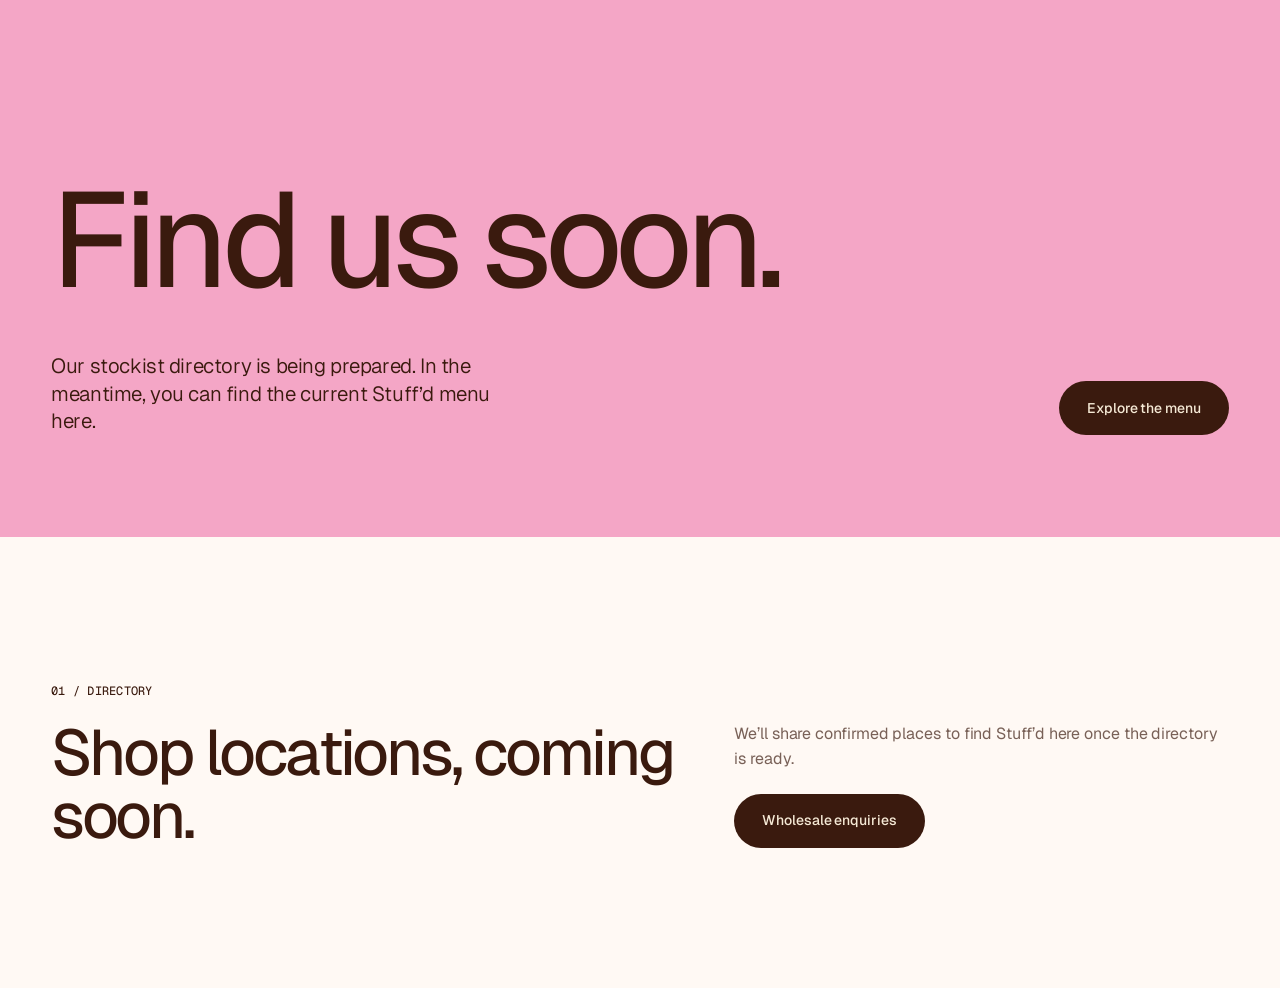
<file: stockists.html>
<!doctype html>
<html lang="en"><head>
  <meta charset="utf-8"><meta name="viewport" content="width=device-width, initial-scale=1">
  <title>Find Stuff’d — Stuff’d.</title><meta name="description" content="Find Stuff’d stuffed pretzels. Stockist locations are coming soon."><meta name="theme-color" content="#F4A6C6">
  <link rel="canonical" href="https://stuffdve.com/stockists.html"><meta property="og:type" content="website"><meta property="og:site_name" content="Stuff’d."><meta property="og:title" content="Find Stuff’d — Stuff’d."><meta property="og:description" content="Find Stuff’d stuffed pretzels. Stockist locations are coming soon."><meta property="og:url" content="https://stuffdve.com/stockists.html"><meta property="og:image" content="https://stuffdve.com/assets/img/og.png">
  <link rel="icon" href="assets/img/favicon.svg" type="image/svg+xml"><link rel="preconnect" href="https://fonts.googleapis.com"><link rel="preconnect" href="https://fonts.gstatic.com" crossorigin><link href="https://fonts.googleapis.com/css2?family=Geist:wght@100..900&family=Geist+Mono:wght@300..600&family=Fraunces:opsz,wght,SOFT,WONK@9..144,100..900,0..100,0..1&display=swap" rel="stylesheet"><link rel="stylesheet" href="assets/css/style.css?v=12">
</head><body data-page="stockists"><div id="smooth-wrapper"><div id="smooth-content"><main id="main">
  <section class="page-hero bg-pink" data-salt><div class="wrap"><h1 class="display d-xxl" data-split="chars" data-now>Find us <em>soon.</em></h1><div class="hero-meta"><p class="lede" data-split="lines" data-now data-delay=".4">Our stockist directory is being prepared. In the meantime, you can find the current Stuff’d menu here.</p><a class="btn" href="shop.html" data-magnetic><span class="btn-label">Explore the menu</span></a></div></div></section>
  <section class="section bg-milk"><div class="wrap cta-band"><div><span class="idx" data-reveal>01 / DIRECTORY</span><h2 class="display d-l" data-split="lines" style="margin-top:20px">Shop locations, <em>coming soon.</em></h2></div><div style="display:grid;gap:22px;justify-items:start"><p class="body-l muted" data-reveal>We’ll share confirmed places to find Stuff’d here once the directory is ready.</p><a class="btn" href="wholesale.html" data-magnetic data-reveal><span class="btn-label">Wholesale enquiries</span></a></div></div></section>
</main><div data-footer></div></div></div>
<script src="https://cdn.jsdelivr.net/combine/npm/gsap@3.13.0/dist/gsap.min.js,npm/gsap@3.13.0/dist/CustomEase.min.js,npm/gsap@3.13.0/dist/CustomBounce.min.js,npm/gsap@3.13.0/dist/CustomWiggle.min.js,npm/gsap@3.13.0/dist/EasePack.min.js,npm/gsap@3.13.0/dist/ScrollTrigger.min.js,npm/gsap@3.13.0/dist/ScrollSmoother.min.js,npm/gsap@3.13.0/dist/ScrollToPlugin.min.js,npm/gsap@3.13.0/dist/SplitText.min.js,npm/gsap@3.13.0/dist/ScrambleTextPlugin.min.js,npm/gsap@3.13.0/dist/TextPlugin.min.js,npm/gsap@3.13.0/dist/DrawSVGPlugin.min.js,npm/gsap@3.13.0/dist/MorphSVGPlugin.min.js,npm/gsap@3.13.0/dist/MotionPathPlugin.min.js,npm/gsap@3.13.0/dist/Flip.min.js,npm/gsap@3.13.0/dist/Draggable.min.js,npm/gsap@3.13.0/dist/InertiaPlugin.min.js,npm/gsap@3.13.0/dist/Observer.min.js,npm/gsap@3.13.0/dist/Physics2DPlugin.min.js,npm/gsap@3.13.0/dist/PhysicsPropsPlugin.min.js"></script><script src="assets/js/site.js?v=12"></script>
</body></html>
</file>
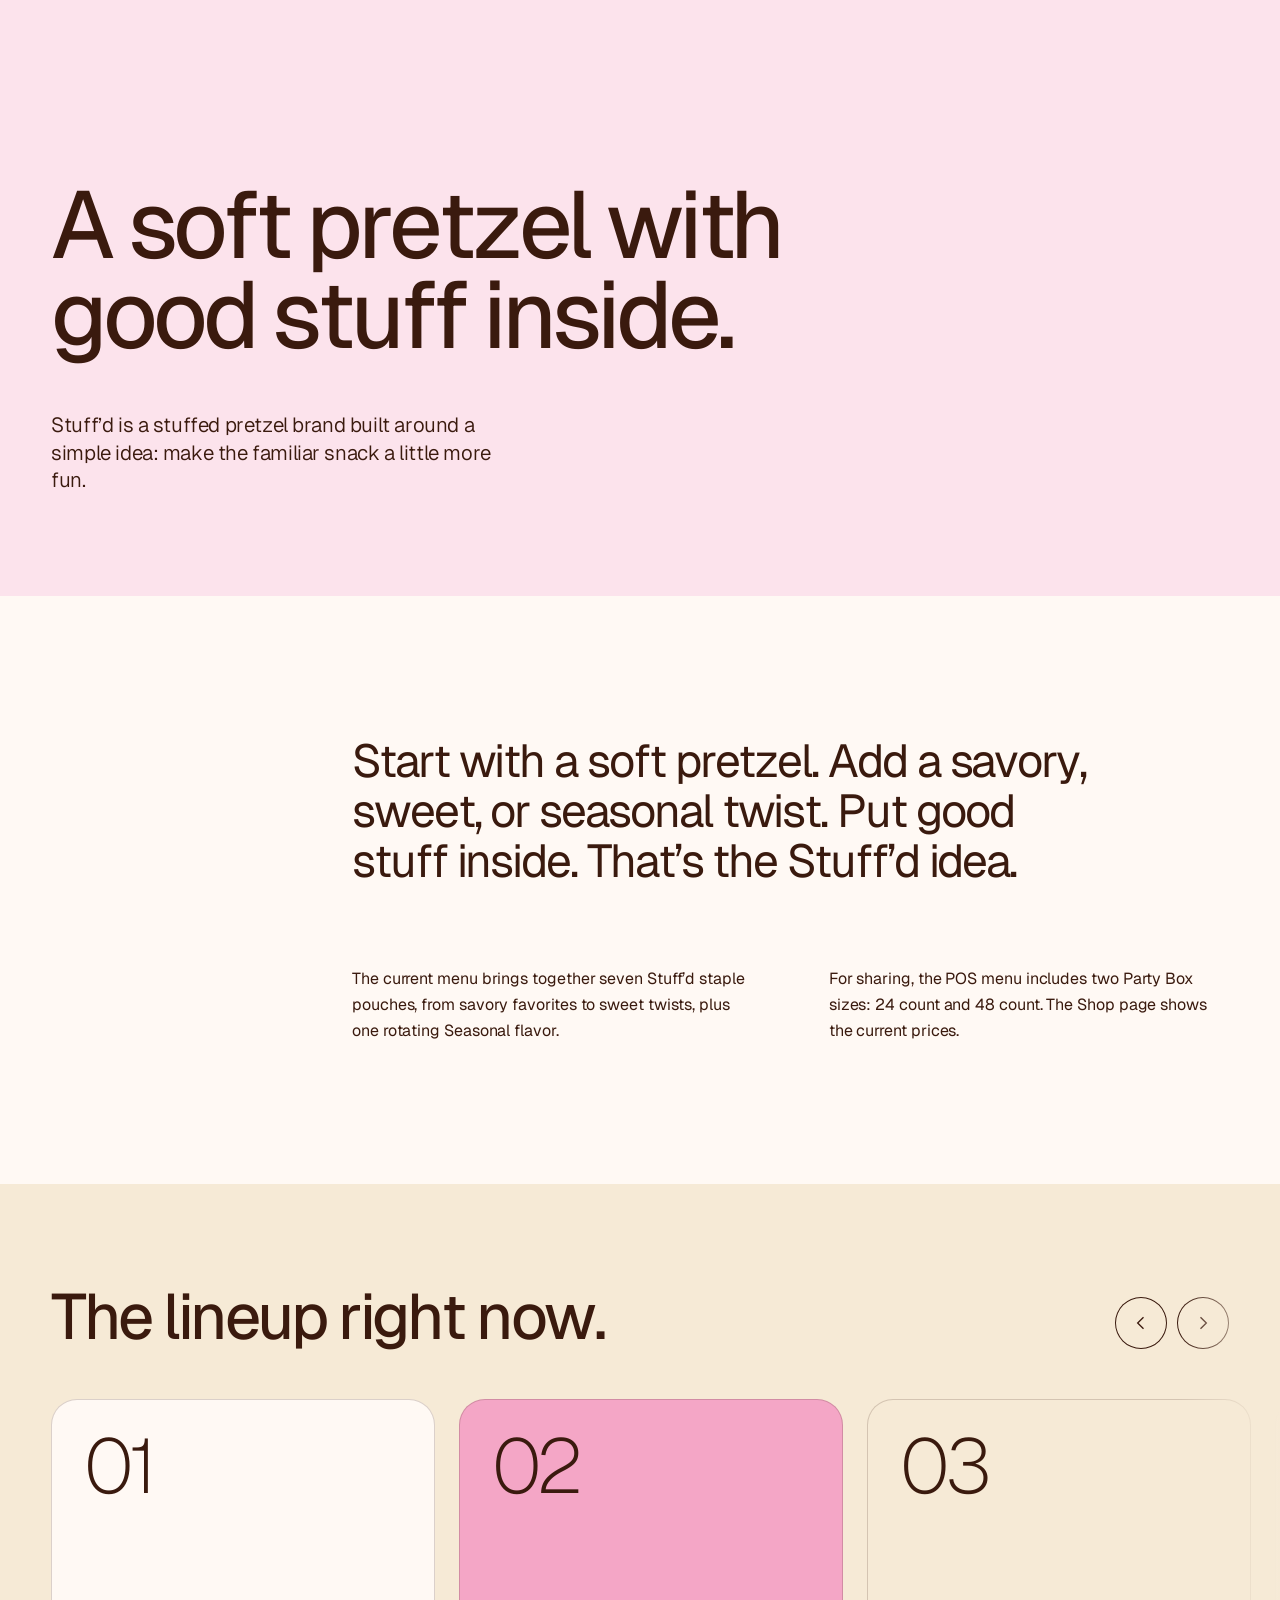
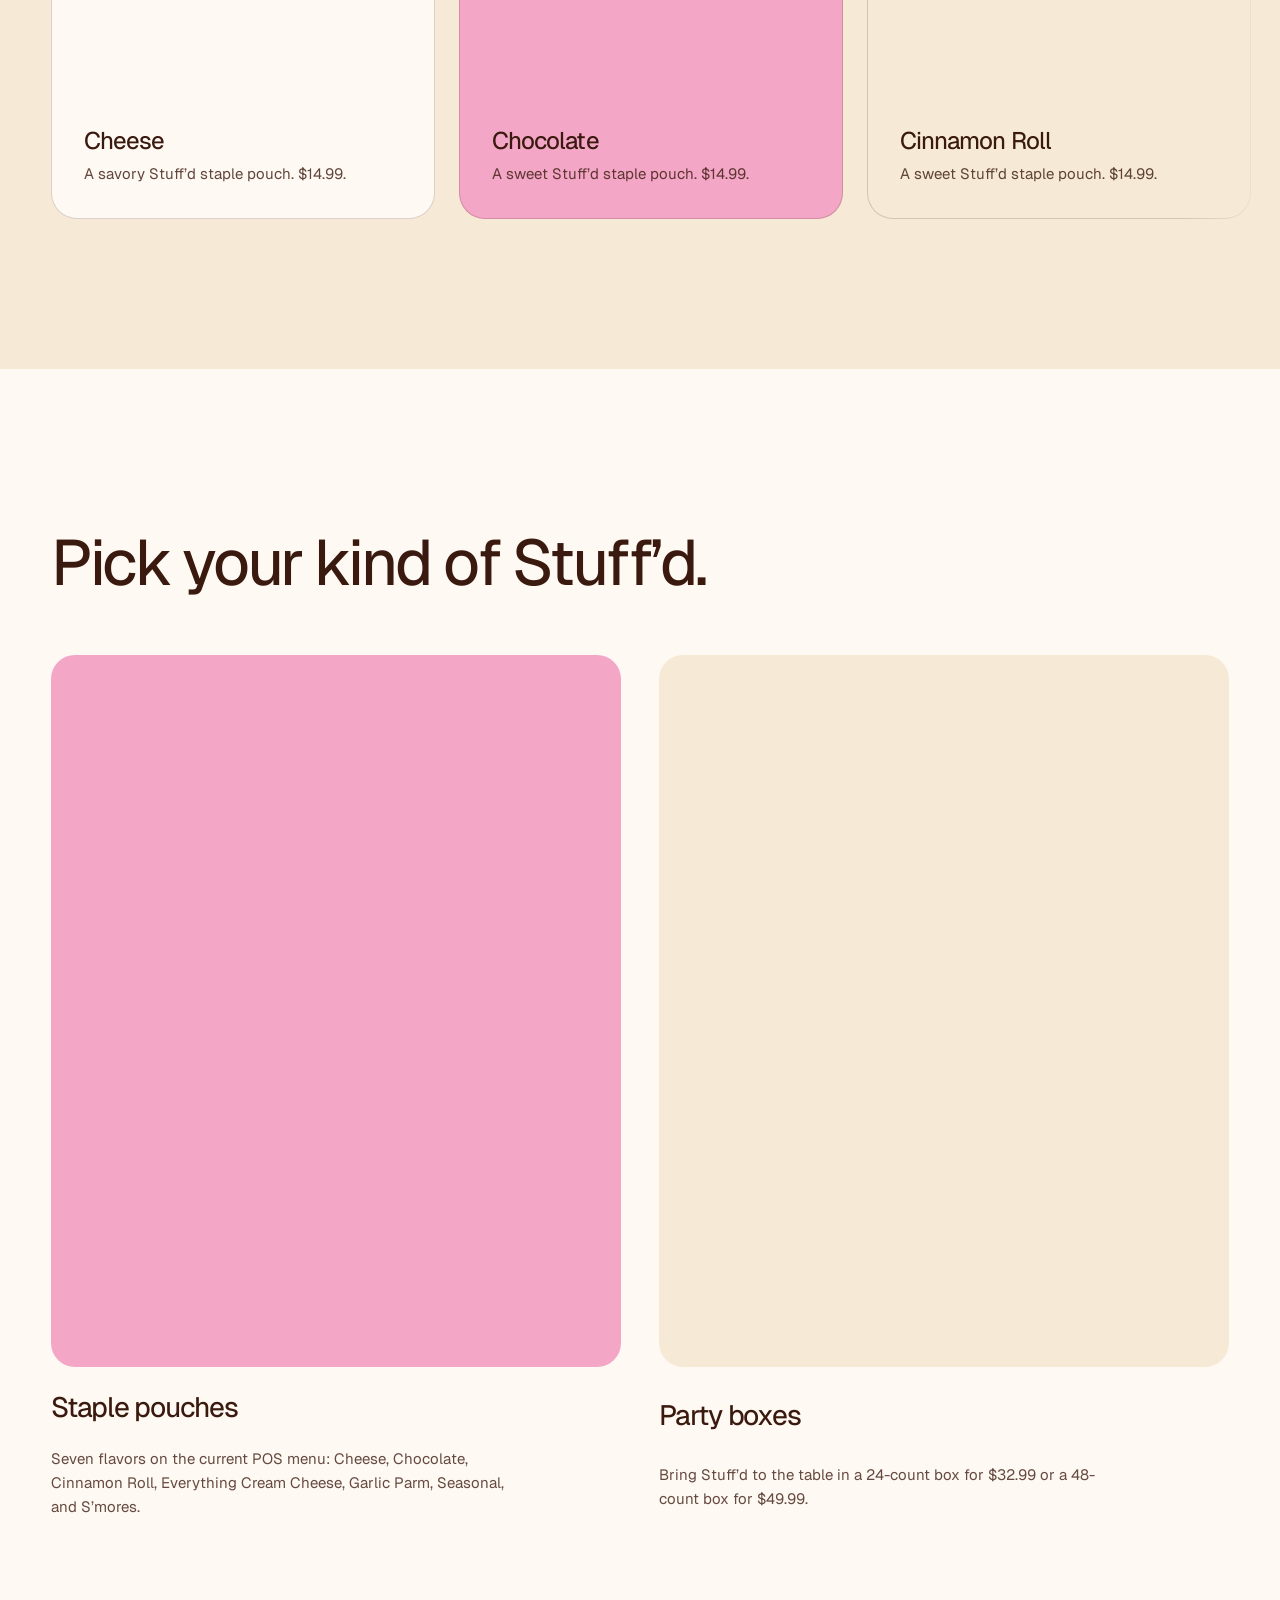
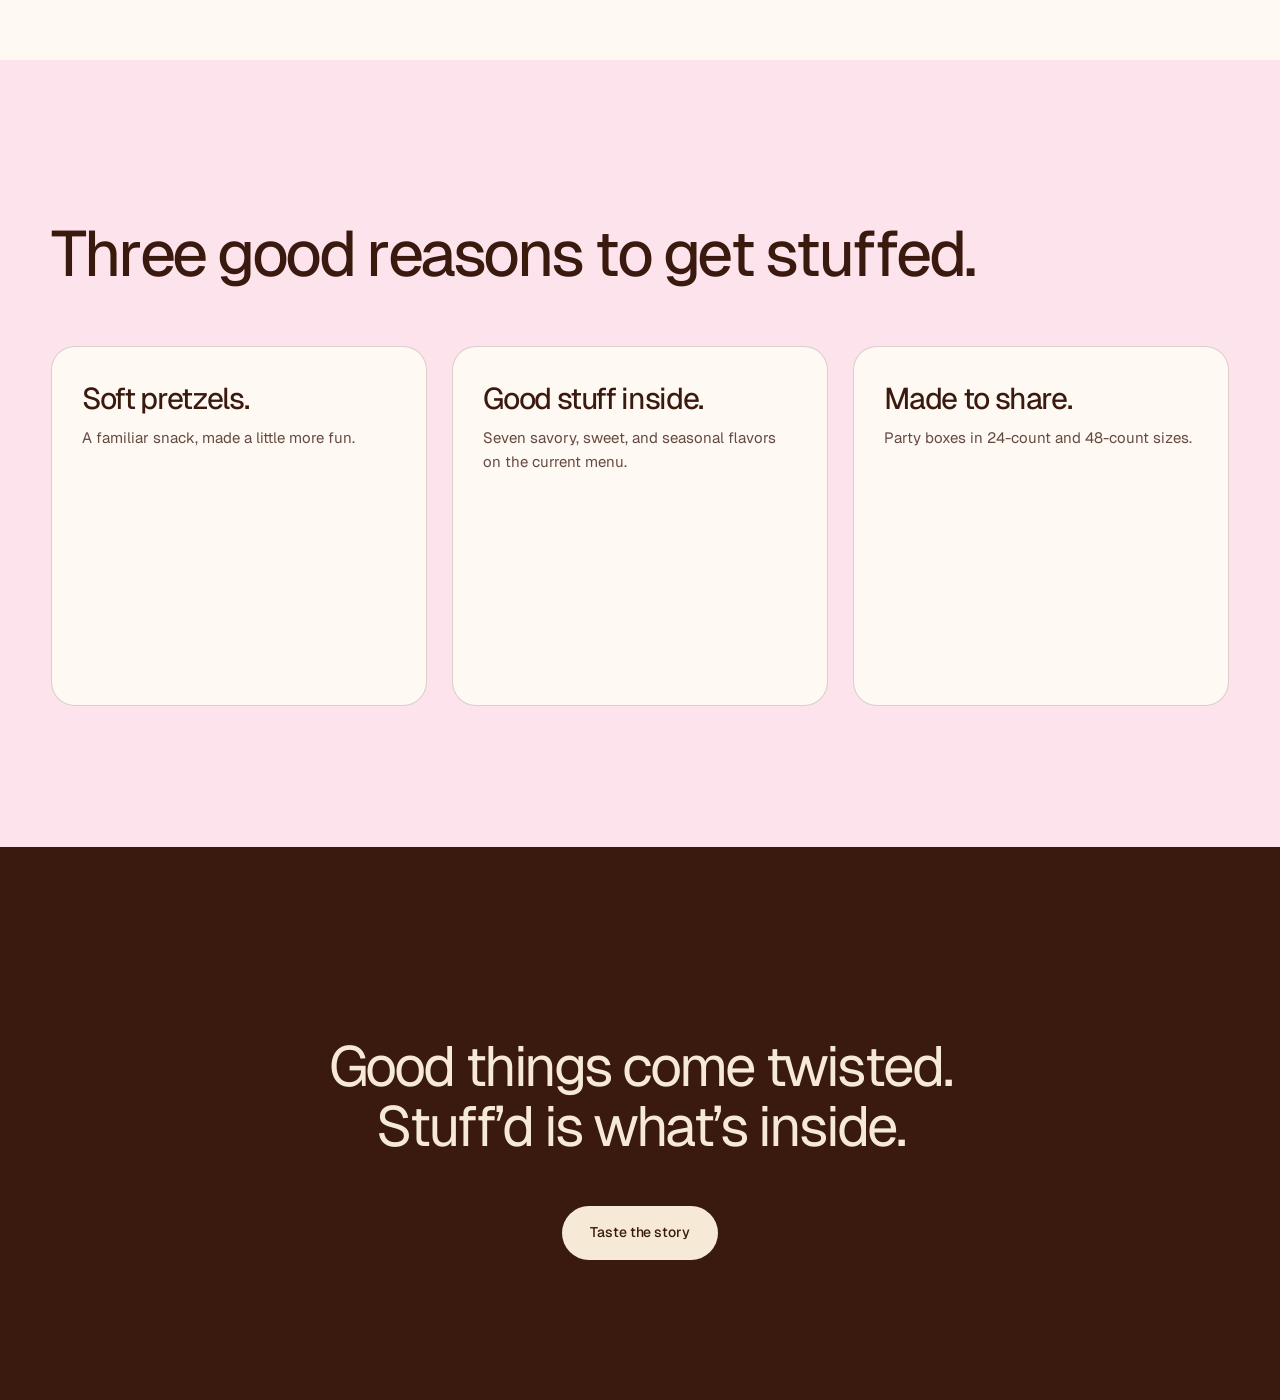
<file: story.html>
<!doctype html>
<html lang="en">
<head>
  <meta charset="utf-8">
  <meta name="viewport" content="width=device-width, initial-scale=1">
  <title>Our Story — Stuff’d.</title>
  <meta name="description" content="Meet Stuff’d, a stuffed pretzel brand with seven current pouch flavors and two party box sizes.">
  <meta name="theme-color" content="#FCE3EC">
  <link rel="canonical" href="https://stuffdve.com/story.html">
  <meta property="og:type" content="website">
  <meta property="og:site_name" content="Stuff’d.">
  <meta property="og:title" content="Our Story — Stuff’d.">
  <meta property="og:description" content="Meet Stuff’d, a stuffed pretzel brand with seven current pouch flavors and two party box sizes.">
  <meta property="og:url" content="https://stuffdve.com/story.html">
  <meta property="og:image" content="https://stuffdve.com/assets/img/og.png">
  <meta property="og:image:width" content="1200">
  <meta property="og:image:height" content="630">
  <meta name="twitter:card" content="summary_large_image">
  <link rel="apple-touch-icon" href="assets/img/og.png">
  <link rel="icon" href="assets/img/favicon.svg" type="image/svg+xml">
  <link rel="preconnect" href="https://fonts.googleapis.com">
  <link rel="preconnect" href="https://fonts.gstatic.com" crossorigin>
  <link href="https://fonts.googleapis.com/css2?family=Geist:wght@100..900&family=Geist+Mono:wght@300..600&family=Fraunces:opsz,wght,SOFT,WONK@9..144,100..900,0..100,0..1&display=swap" rel="stylesheet">
  <link rel="stylesheet" href="assets/css/style.css?v=12">
  <script>try{var c=document.documentElement.classList,n=sessionStorage.getItem("stuffd-nav")==="1",s=sessionStorage.getItem("stuffd-seen")==="1";if(n)c.add("is-nav");if(n||s)c.add("skip-preloader")}catch(e){}</script>
</head>
<body data-page="story">
  <div id="smooth-wrapper">
    <div id="smooth-content">
      <main id="main">

        <section class="page-hero bg-blush" data-salt>
          <div class="wrap">
            <h1 class="display d-xl" data-split="chars" data-now style="max-width:13ch">A soft pretzel with <em>good stuff inside.</em></h1>
            <div class="hero-meta">
              <p class="lede" data-split="lines" data-now data-delay=".5">Stuff’d is a stuffed pretzel brand built around a simple idea: make the familiar snack a little more fun.</p>
              <div style="display:flex;gap:10px;align-items:end">
                <div style="width:clamp(110px,12vw,190px)" data-bite="original" data-float></div>
                <div style="width:clamp(90px,9vw,150px)" data-bite="birthday" data-cut data-float></div>
              </div>
            </div>
          </div>
        </section>

        <section class="section bg-milk">
          <div class="wrap grid-12">
            <div style="grid-column:1/4"></div>
            <div style="grid-column:4/13">
              <p class="manifesto-text" data-split="scrub" style="max-width:24ch">Start with a soft pretzel. Add a savory, sweet, or seasonal twist. Put good stuff inside. That’s the Stuff’d idea.</p>
              <div class="split-2" style="margin-top:80px">
                <p class="body-l" data-reveal>The current menu brings together seven Stuff’d staple pouches, from savory favorites to sweet twists, plus one rotating Seasonal flavor.</p>
                <p class="body-l" data-reveal>For sharing, the POS menu includes two Party Box sizes: 24 count and 48 count. The Shop page shows the current prices.</p>
              </div>
            </div>
          </div>
        </section>

        <section class="section--tight bg-cream timeline" style="padding-bottom:110px">
          <div class="wrap" style="display:flex;justify-content:space-between;align-items:end;gap:20px;flex-wrap:wrap;margin-bottom:40px">
            <h2 class="display d-l" data-split="lines">The lineup <em>right now.</em></h2>
            <div class="t-nav">
              <button class="t-btn" data-t="-1" aria-label="Previous moment"><svg viewBox="0 0 24 24" width="20" height="20" fill="none" stroke="currentColor" stroke-width="1.6"><path d="M15 5l-7 7 7 7"/></svg></button>
              <button class="t-btn" data-t="1" aria-label="Next moment"><svg viewBox="0 0 24 24" width="20" height="20" fill="none" stroke="currentColor" stroke-width="1.6"><path d="M9 5l7 7-7 7"/></svg></button>
            </div>
          </div>
          <div class="timeline-track" id="timeline" data-cursor="Drag">
            <article class="t-card"><span class="t-year">01</span><div><h3>Cheese</h3><p>A savory Stuff’d staple pouch. $14.99.</p></div></article>
            <article class="t-card"><span class="t-year">02</span><div><h3>Chocolate</h3><p>A sweet Stuff’d staple pouch. $14.99.</p></div></article>
            <article class="t-card"><span class="t-year">03</span><div><h3>Cinnamon Roll</h3><p>A sweet Stuff’d staple pouch. $14.99.</p></div></article>
            <article class="t-card"><span class="t-year">04</span><div><h3>Everything Cream Cheese</h3><p>A savory Stuff’d staple pouch. $14.99.</p></div></article>
            <article class="t-card"><span class="t-year">05</span><div><h3>Garlic Parm</h3><p>A savory Stuff’d staple pouch. $14.99.</p></div></article>
            <article class="t-card"><span class="t-year">06</span><div><h3>Seasonal · S’mores</h3><p>One rotating flavor and one sweet staple pouch. $14.99 each.</p></div></article>
            <article class="t-card"><span class="t-year">24 / 48</span><div><h3>Party Boxes</h3><p>24 count · $32.99. 48 count · $49.99.</p></div></article>
          </div>
        </section>

        <section class="section bg-milk">
          <div class="wrap">
            <h2 class="display d-l" data-split="lines" style="margin:22px 0 60px">Pick your <em>kind of Stuff’d.</em></h2>
            <div class="founders">
              <div class="founder" data-reveal>
                <div class="founder-art" data-speed="0.95"><div class="founder-bite" data-bite="original" data-cut></div></div>
                <h3>Staple pouches</h3>
                <p>Seven flavors on the current POS menu: Cheese, Chocolate, Cinnamon Roll, Everything Cream Cheese, Garlic Parm, Seasonal, and S’mores.</p>
              </div>
              <div class="founder" data-reveal>
                <div class="founder-art" style="background:var(--cream)" data-speed="1.05"><div class="founder-bite" data-bite="birthday" data-cut></div></div>
                <h3>Party boxes</h3>
                <p>Bring Stuff’d to the table in a 24-count box for $32.99 or a 48-count box for $49.99.</p>
              </div>
            </div>
          </div>
        </section>

        <section class="section bg-blush">
          <div class="wrap">
            <h2 class="display d-l" data-split="lines" style="margin:22px 0 60px">Three good reasons to <em>get stuffed.</em></h2>
            <div class="values">
              <div class="value" data-reveal><div><h3>Soft pretzels.</h3><p>A familiar snack, made a little more fun.</p></div></div>
              <div class="value" data-reveal><div><h3>Good stuff inside.</h3><p>Seven savory, sweet, and seasonal flavors on the current menu.</p></div></div>
              <div class="value" data-reveal><div><h3>Made to share.</h3><p>Party boxes in 24-count and 48-count sizes.</p></div></div>
            </div>
          </div>
        </section>

        <section class="section bg-cocoa" data-header="dark">
          <div class="wrap" style="display:grid;gap:50px;justify-items:center;text-align:center">
            <div style="width:110px" data-pretzel data-spin="1"></div>
            <p class="big-quote" data-split="lines" style="text-align:center">Good things come twisted. Stuff’d is <em>what’s inside.</em></p>
            <a class="btn btn--light" href="shop.html" data-magnetic><span class="btn-label">Taste the story</span></a>
          </div>
        </section>

      </main>
      <div data-footer></div>
    </div>
  </div>

  <script src="https://cdn.jsdelivr.net/combine/npm/gsap@3.13.0/dist/gsap.min.js,npm/gsap@3.13.0/dist/CustomEase.min.js,npm/gsap@3.13.0/dist/CustomBounce.min.js,npm/gsap@3.13.0/dist/CustomWiggle.min.js,npm/gsap@3.13.0/dist/EasePack.min.js,npm/gsap@3.13.0/dist/ScrollTrigger.min.js,npm/gsap@3.13.0/dist/ScrollSmoother.min.js,npm/gsap@3.13.0/dist/ScrollToPlugin.min.js,npm/gsap@3.13.0/dist/SplitText.min.js,npm/gsap@3.13.0/dist/ScrambleTextPlugin.min.js,npm/gsap@3.13.0/dist/TextPlugin.min.js,npm/gsap@3.13.0/dist/DrawSVGPlugin.min.js,npm/gsap@3.13.0/dist/MorphSVGPlugin.min.js,npm/gsap@3.13.0/dist/MotionPathPlugin.min.js,npm/gsap@3.13.0/dist/Flip.min.js,npm/gsap@3.13.0/dist/Draggable.min.js,npm/gsap@3.13.0/dist/InertiaPlugin.min.js,npm/gsap@3.13.0/dist/Observer.min.js,npm/gsap@3.13.0/dist/Physics2DPlugin.min.js,npm/gsap@3.13.0/dist/PhysicsPropsPlugin.min.js"></script>
  <script src="assets/js/site.js?v=12"></script>
  <script>
    STUFFD.page(function () {
      // Draggable timeline with inertia + snapping to cards
      const track = document.getElementById("timeline");
      const cards = track.querySelectorAll(".t-card");
      const bounds = () => ({ minX: Math.min(0, track.parentElement.clientWidth - track.scrollWidth), maxX: 0 });
      const d = Draggable.create(track, {
        type: "x", inertia: true, bounds: bounds(), edgeResistance: 0.85, dragClickables: true,
        snap: { x: v => { const step = cards[1].offsetLeft - cards[0].offsetLeft; return Math.round(v / step) * step; } },
        onDrag() { gsap.to(cards, { skewX: gsap.utils.clamp(-6, 6, this.deltaX * -0.4), duration: 0.3, overwrite: "auto" }); },
        onThrowUpdate() { gsap.to(cards, { skewX: 0, duration: 0.6 }); },
        onRelease() { gsap.to(cards, { skewX: 0, duration: 0.6 }); }
      })[0];
      window.addEventListener("resize", () => d.applyBounds(bounds()));
      const step = () => cards[1].offsetLeft - cards[0].offsetLeft;
      const btns = document.querySelectorAll(".t-btn");
      const sync = () => {
        const b = bounds(), x = gsap.getProperty(track, "x");
        track.parentElement.classList.toggle("is-scrolled", x < -2);
        btns[0].disabled = x >= b.maxX - 2;
        btns[1].disabled = x <= b.minX + 2;
      };
      btns.forEach(btn => btn.addEventListener("click", () => {
        const b = bounds();
        const target = gsap.utils.clamp(b.minX, b.maxX, Math.round((gsap.getProperty(track, "x") - step() * +btn.dataset.t) / step()) * step());
        gsap.to(track, { x: target, duration: 0.9, ease: "lux", onUpdate: () => d.update(), onComplete: sync });
      }));
      d.vars.onDragEnd = sync; d.vars.onThrowComplete = sync;
      sync();
      gsap.from(cards, { x: 200, autoAlpha: 0, stagger: 0.08, duration: 1.2, ease: "expo.out", scrollTrigger: { trigger: track, start: "top 85%", once: true } });
    });
  </script>
</body>
</html>
</file>
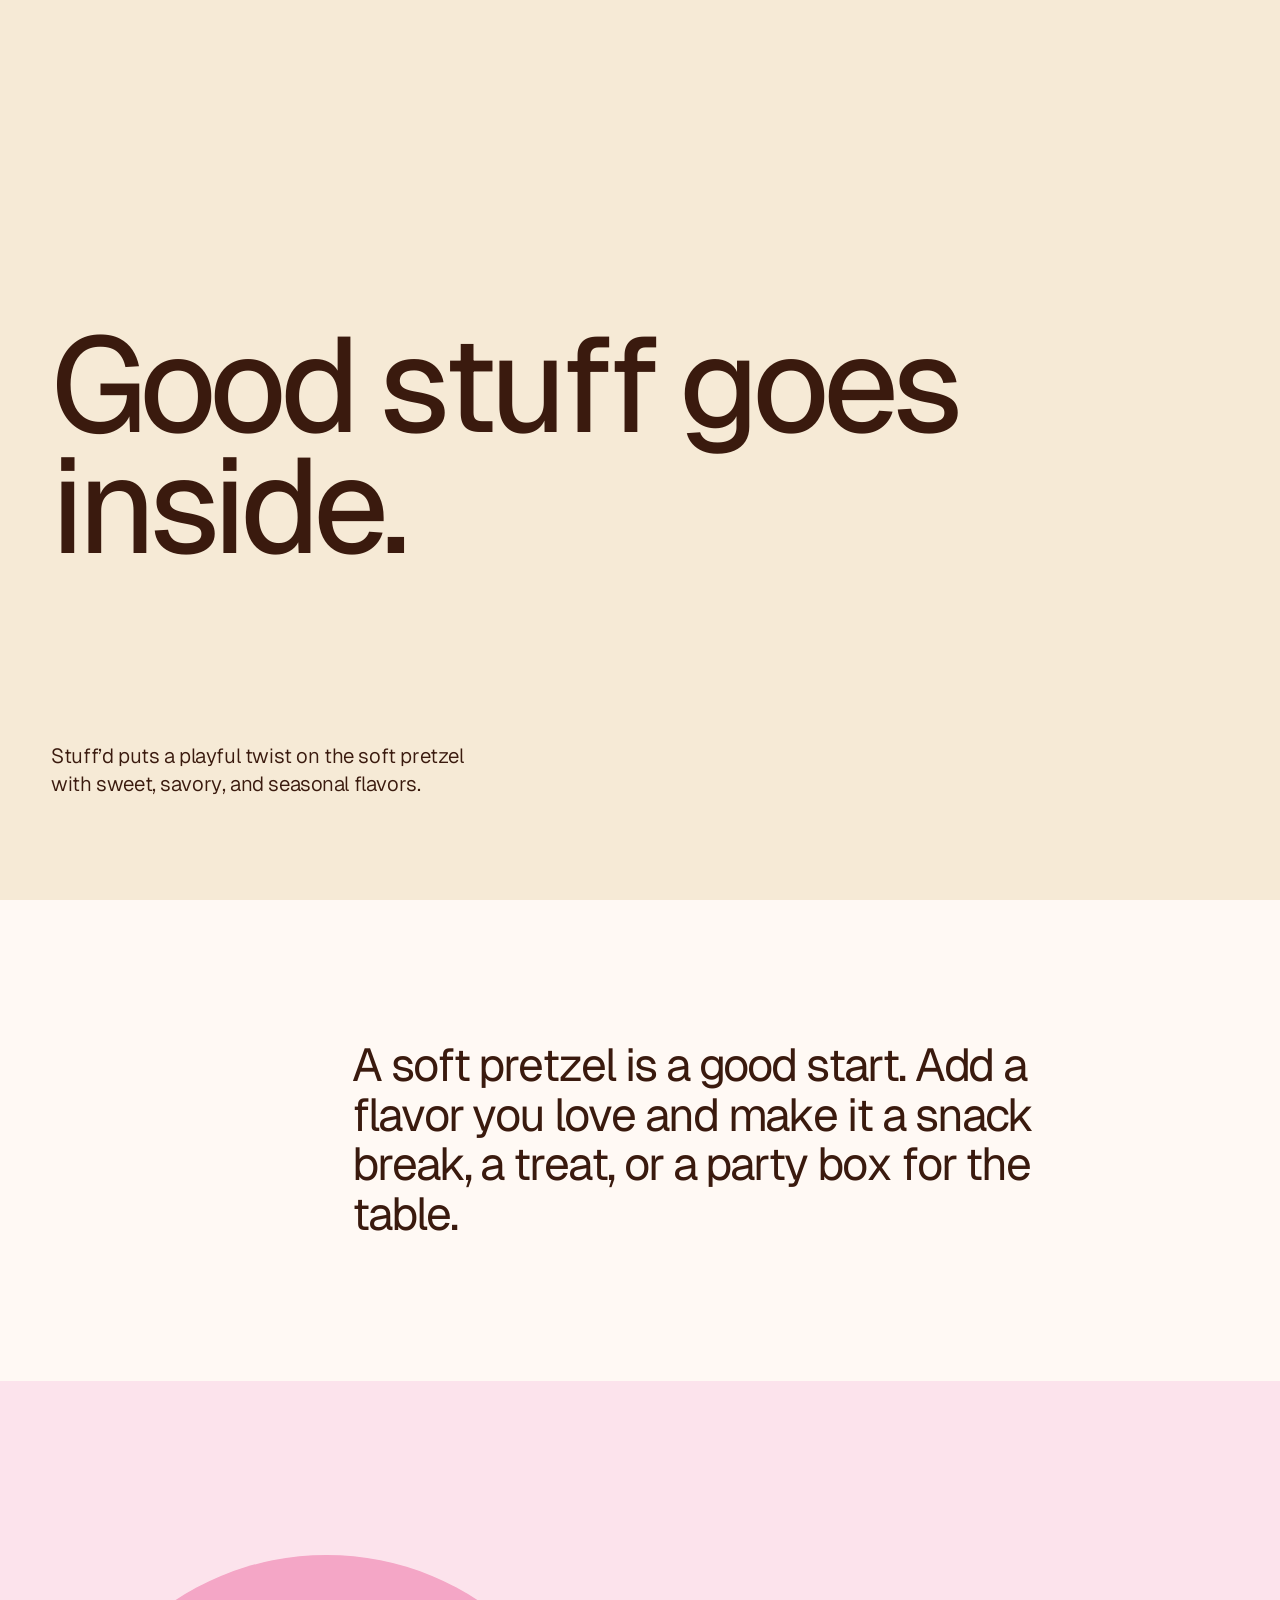
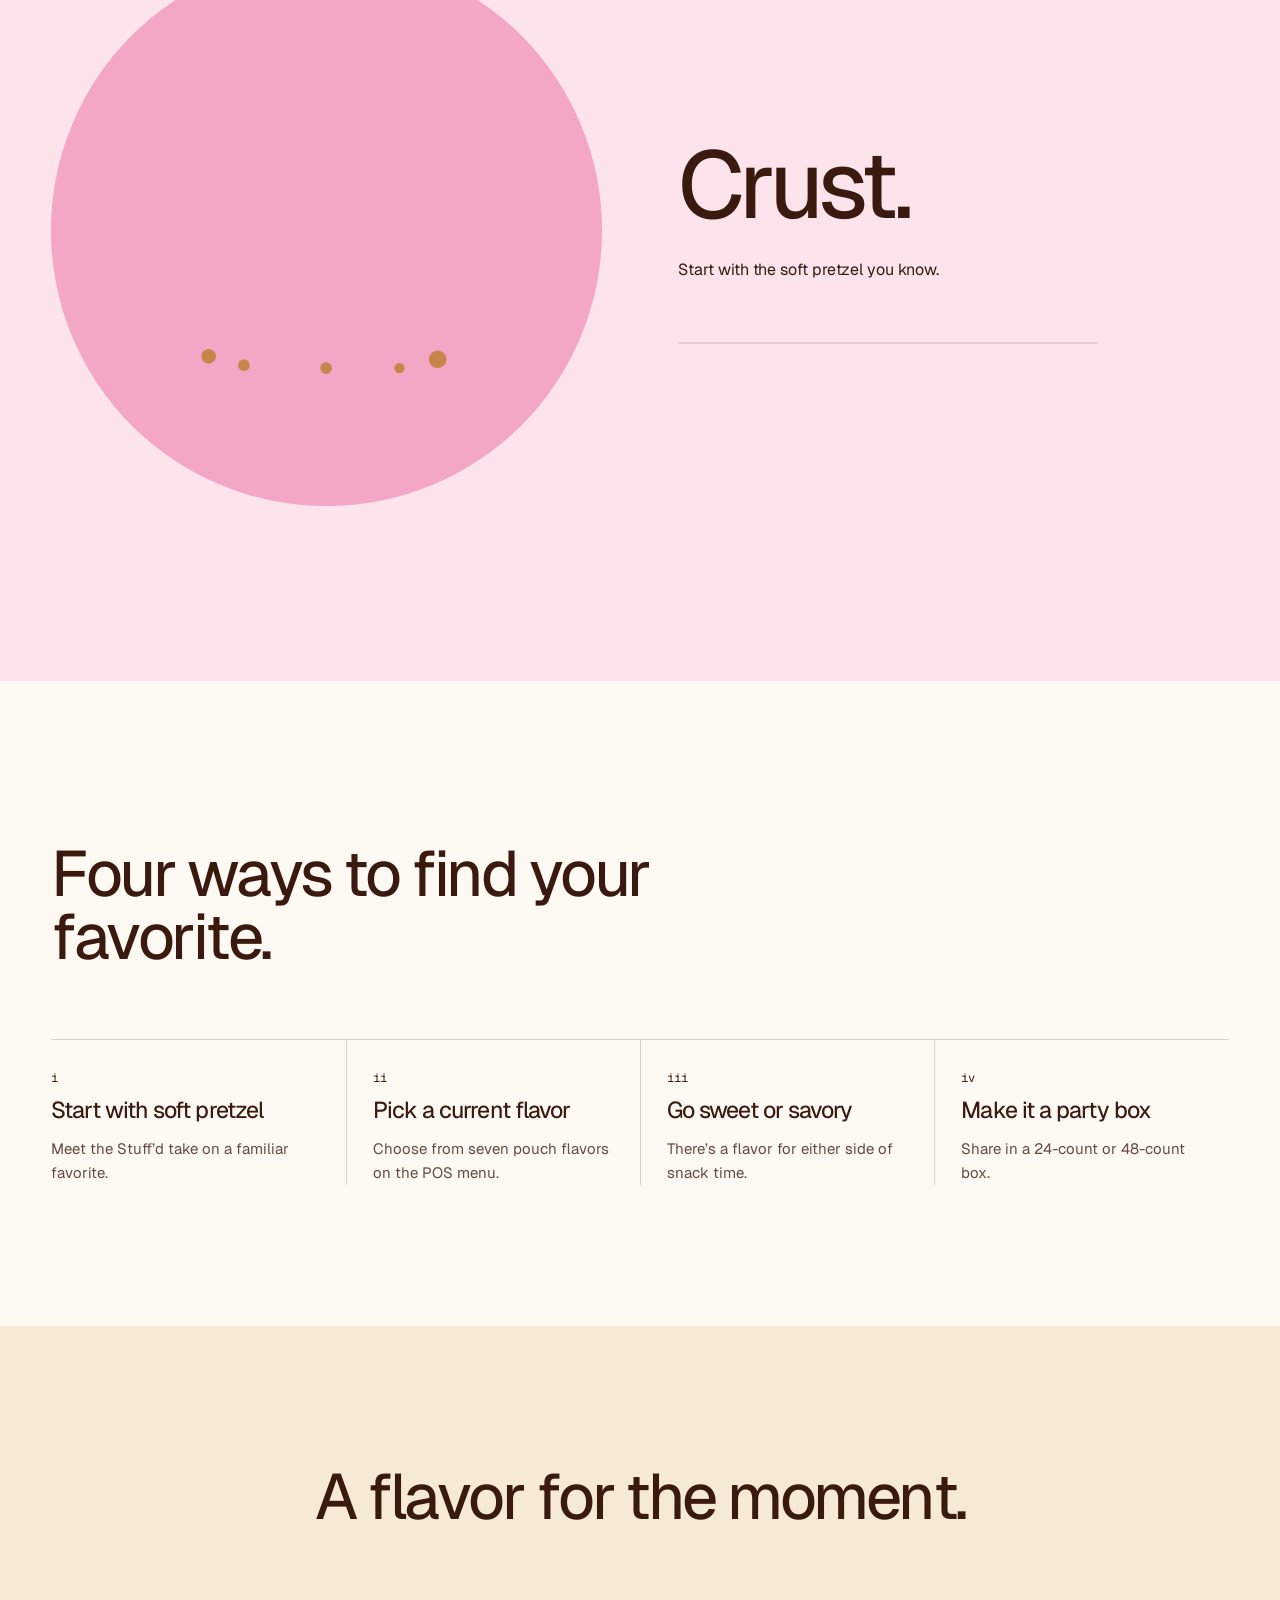
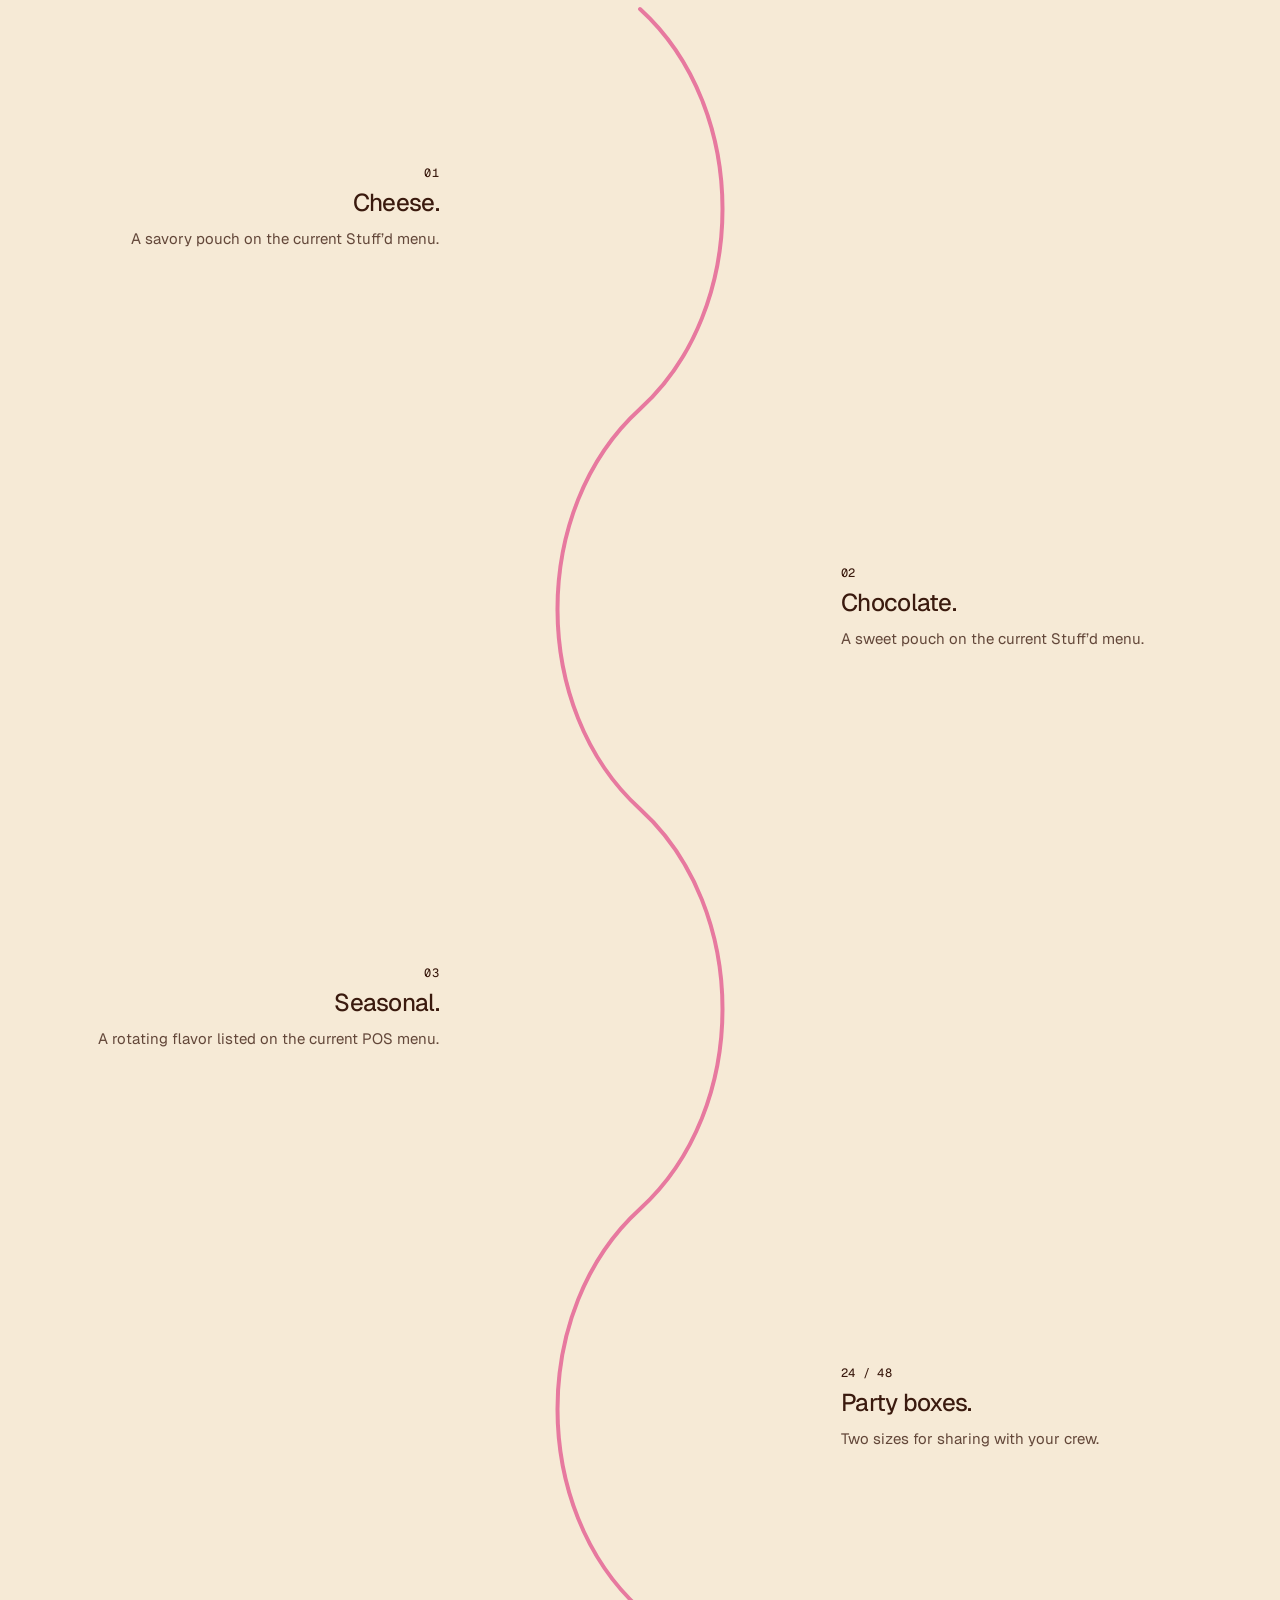
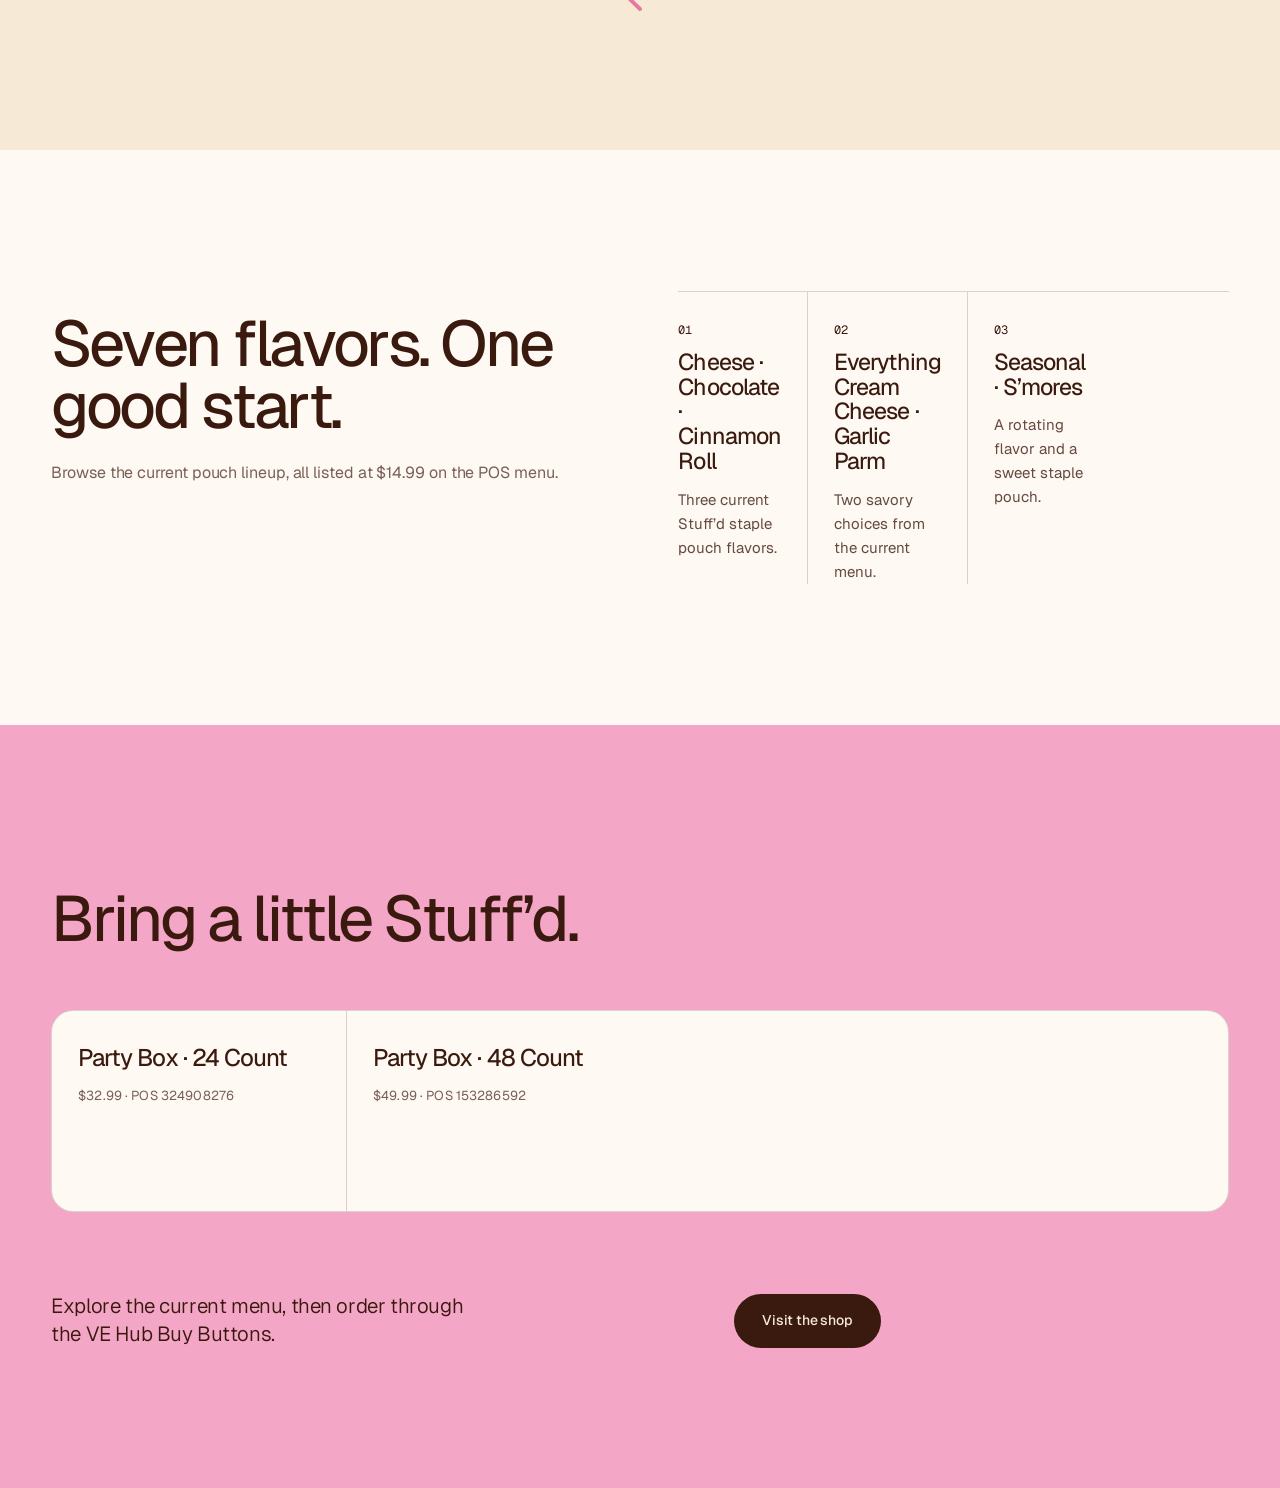
<file: upcycled.html>
<!doctype html>
<html lang="en">
<head>
  <meta charset="utf-8">
  <meta name="viewport" content="width=device-width, initial-scale=1">
  <title>The Stuff’d Idea — Stuff’d</title>
  <meta name="description" content="The Stuff’d idea: soft pretzels with something good inside.">
  <meta name="theme-color" content="#F6EAD6">
  <link rel="canonical" href="https://stuffdve.com/upcycled.html">
  <meta property="og:type" content="website">
  <meta property="og:site_name" content="Stuff’d.">
  <meta property="og:title" content="The Stuff’d Idea — Stuff’d">
  <meta property="og:description" content="The Stuff’d idea: soft pretzels with something good inside.">
  <meta property="og:url" content="https://stuffdve.com/upcycled.html">
  <meta property="og:image" content="https://stuffdve.com/assets/img/og.png">
  <meta property="og:image:width" content="1200">
  <meta property="og:image:height" content="630">
  <meta name="twitter:card" content="summary_large_image">
  <link rel="apple-touch-icon" href="assets/img/og.png">
  <link rel="icon" href="assets/img/favicon.svg" type="image/svg+xml">
  <link rel="preconnect" href="https://fonts.googleapis.com">
  <link rel="preconnect" href="https://fonts.gstatic.com" crossorigin>
  <link href="https://fonts.googleapis.com/css2?family=Geist:wght@100..900&family=Geist+Mono:wght@300..600&family=Fraunces:opsz,wght,SOFT,WONK@9..144,100..900,0..100,0..1&display=swap" rel="stylesheet">
  <link rel="stylesheet" href="assets/css/style.css?v=12">
  <script>try{var c=document.documentElement.classList,n=sessionStorage.getItem("stuffd-nav")==="1",s=sessionStorage.getItem("stuffd-seen")==="1";if(n)c.add("is-nav");if(n||s)c.add("skip-preloader")}catch(e){}</script>
</head>
<body data-page="upcycled">
  <div id="smooth-wrapper">
    <div id="smooth-content">
      <main id="main">

        <section class="page-hero bg-cream" data-salt style="min-height:100svh;display:grid;align-items:end">
          <div class="wrap" style="position:relative">
            <h1 class="display d-xxl" data-split="chars" data-now style="max-width:12ch">Good stuff goes <em>inside.</em></h1>
            <div class="hero-meta">
              <p class="lede" data-split="lines" data-now data-delay=".5">Stuff’d puts a playful twist on the soft pretzel with sweet, savory, and seasonal flavors.</p>
              <div style="width:clamp(120px,14vw,220px);color:var(--pink-deep)" data-speed="0.9"><svg viewBox="0 0 100 100" data-spin="1.5" style="width:100%"><use href="#pretzel"/></svg></div>
            </div>
          </div>
        </section>

        <section class="section bg-milk" id="problem">
          <div class="wrap grid-12">
            <div style="grid-column:1/4"></div>
            <div style="grid-column:4/13">
              <p class="manifesto-text" data-split="scrub" style="max-width:22ch">A soft pretzel is a good start. Add a flavor you love and make it a snack break, a treat, or a party box for the table.</p>
            </div>
          </div>
        </section>

        <!-- pinned morph -->
        <section class="section bg-blush" id="morph" style="min-height:100svh;display:grid;align-items:center;padding:100px 0">
          <div class="wrap morph-wrap">
            <div class="morph-art">
              <svg viewBox="0 0 240 240" aria-hidden="true">
                <path id="mShape" d="M30,190 C40,150 70,160 80,130 C90,100 120,115 130,95 C145,70 175,90 180,120 C190,150 215,150 212,190 Z" fill="url(#gCrust)"/>
                <path id="mBite" style="display:none" d="M40,80 C40,52 70,46 120,46 C170,46 200,52 200,80 L202,160 C202,188 170,196 120,196 C70,196 38,188 38,160 Z"/>
                <path id="mHeart" style="display:none" d="M120,204 C60,164 28,132 28,92 C28,62 52,40 78,40 C98,40 112,52 120,68 C128,52 142,40 162,40 C188,40 212,62 212,92 C212,132 180,164 120,204 Z"/>
                <g id="mCrumbs" fill="#C9844A">
                  <circle cx="40" cy="206" r="5"/><circle cx="64" cy="212" r="4"/><circle cx="196" cy="208" r="6"/><circle cx="170" cy="214" r="3.5"/><circle cx="120" cy="214" r="4"/>
                </g>
                <g id="mSalt" opacity="0">
                  <use href="#salt" x="70" y="56" width="14" height="14"/><use href="#salt" x="112" y="50" width="16" height="16"/><use href="#salt" x="156" y="58" width="14" height="14"/><use href="#salt" x="92" y="76" width="12" height="12"/><use href="#salt" x="138" y="78" width="12" height="12"/>
                </g>
              </svg>
            </div>
            <div>
              <h2 class="display d-xl" id="morphTitle" style="margin:22px 0 18px;min-height:1.05em">Crust.</h2>
              <p class="body-l" id="morphCopy" style="min-height:3.4em">Start with the soft pretzel you know.</p>
              <div class="inside-progress" style="position:relative;left:0;right:0;bottom:0;margin-top:30px;max-width:420px"><i id="morphBar"></i></div>
            </div>
          </div>
        </section>

        <section class="section bg-milk">
          <div class="wrap">
            <h2 class="display d-l" data-split="lines" style="margin:22px 0 70px;max-width:14ch">Four ways to find your <em>favorite.</em></h2>
            <div class="steps">
              <div class="step" data-reveal><span class="n">i</span><h3>Start with soft pretzel</h3><p>Meet the Stuff’d take on a familiar favorite.</p></div>
              <div class="step" data-reveal><span class="n">ii</span><h3>Pick a current flavor</h3><p>Choose from seven pouch flavors on the POS menu.</p></div>
              <div class="step" data-reveal><span class="n">iii</span><h3>Go sweet or savory</h3><p>There’s a flavor for either side of snack time.</p></div>
              <div class="step" data-reveal><span class="n">iv</span><h3>Make it a party box</h3><p>Share in a 24-count or 48-count box.</p></div>
            </div>
          </div>
        </section>

        <!-- squiggle journey -->
        <section class="section bg-cream" id="squiggle">
          <div class="wrap">
            <h2 class="display d-l center" data-split="lines" style="text-align:center;max-width:16ch;margin-bottom:80px">A flavor for <em>the moment.</em></h2>
            <div class="squiggle">
              <svg class="squiggle-svg" viewBox="0 0 300 1600" aria-hidden="true">
                <path class="sq-ghost" d="M150,0 C260,100 260,300 150,400 C40,500 40,700 150,800 C260,900 260,1100 150,1200 C40,1300 40,1500 150,1600" fill="none" stroke="rgba(58,26,14,.15)" stroke-width="3" stroke-dasharray="4 10"/>
                <path id="sqPath" d="M150,0 C260,100 260,300 150,400 C40,500 40,700 150,800 C260,900 260,1100 150,1200 C40,1300 40,1500 150,1600" fill="none" stroke="#E7799F" stroke-width="4" stroke-linecap="round"/>
                <g id="sqRider"><use href="#pretzel" x="-40" y="-32" width="80" height="64"/></g>
              </svg>
              <div class="sq-item" style="grid-column:1;grid-row:1" data-reveal><span class="idx">01</span><h3 class="display d-s">Cheese.</h3><p>A savory pouch on the current Stuff’d menu.</p></div>
              <div class="sq-item" style="grid-column:3;grid-row:2" data-reveal><span class="idx">02</span><h3 class="display d-s">Chocolate.</h3><p>A sweet pouch on the current Stuff’d menu.</p></div>
              <div class="sq-item" style="grid-column:1;grid-row:3" data-reveal><span class="idx">03</span><h3 class="display d-s">Seasonal.</h3><p>A rotating flavor listed on the current POS menu.</p></div>
              <div class="sq-item" style="grid-column:3;grid-row:4" data-reveal><span class="idx">24 / 48</span><h3 class="display d-s">Party boxes.</h3><p>Two sizes for sharing with your crew.</p></div>
            </div>
          </div>
        </section>

        <section class="section bg-milk">
          <div class="wrap split-2">
            <div>
              <h2 class="display d-l" data-split="lines" style="margin:22px 0 22px">Seven flavors. <em>One good start.</em></h2>
              <p class="body-l muted" data-reveal>Browse the current pouch lineup, all listed at $14.99 on the POS menu.</p>
            </div>
            <ul class="steps" style="list-style:none;padding:0;margin:0">
              <li class="step" data-reveal><span class="n">01</span><h3>Cheese · Chocolate · Cinnamon Roll</h3><p>Three current Stuff’d staple pouch flavors.</p></li>
              <li class="step" data-reveal><span class="n">02</span><h3>Everything Cream Cheese · Garlic Parm</h3><p>Two savory choices from the current menu.</p></li>
              <li class="step" data-reveal><span class="n">03</span><h3>Seasonal · S’mores</h3><p>A rotating flavor and a sweet staple pouch.</p></li>
            </ul>
          </div>
        </section>

        <section class="section bg-pink">
          <div class="wrap">
            <h2 class="display d-l" data-split="lines" style="margin:22px 0 60px;max-width:16ch">Bring a little <em>Stuff’d.</em></h2>
            <div class="partners" style="background:var(--milk)">
              <div class="partner" data-reveal><div><strong>Party Box · 24 Count</strong><p class="small muted">$32.99 · POS 324908276</p></div></div>
              <div class="partner" data-reveal><div><strong>Party Box · 48 Count</strong><p class="small muted">$49.99 · POS 153286592</p></div></div>
            </div>
            <div class="cta-band" style="margin-top:80px">
              <p class="lede" data-split="lines">Explore the current menu, then order through the VE Hub Buy Buttons.</p>
              <a class="btn" href="shop.html#boxes" data-magnetic style="justify-self:start"><span class="btn-label">Visit the shop</span></a>
            </div>
          </div>
        </section>

      </main>
      <div data-footer></div>
    </div>
  </div>

  <script src="https://cdn.jsdelivr.net/combine/npm/gsap@3.13.0/dist/gsap.min.js,npm/gsap@3.13.0/dist/CustomEase.min.js,npm/gsap@3.13.0/dist/CustomBounce.min.js,npm/gsap@3.13.0/dist/CustomWiggle.min.js,npm/gsap@3.13.0/dist/EasePack.min.js,npm/gsap@3.13.0/dist/ScrollTrigger.min.js,npm/gsap@3.13.0/dist/ScrollSmoother.min.js,npm/gsap@3.13.0/dist/ScrollToPlugin.min.js,npm/gsap@3.13.0/dist/SplitText.min.js,npm/gsap@3.13.0/dist/ScrambleTextPlugin.min.js,npm/gsap@3.13.0/dist/TextPlugin.min.js,npm/gsap@3.13.0/dist/DrawSVGPlugin.min.js,npm/gsap@3.13.0/dist/MorphSVGPlugin.min.js,npm/gsap@3.13.0/dist/MotionPathPlugin.min.js,npm/gsap@3.13.0/dist/Flip.min.js,npm/gsap@3.13.0/dist/Draggable.min.js,npm/gsap@3.13.0/dist/InertiaPlugin.min.js,npm/gsap@3.13.0/dist/Observer.min.js,npm/gsap@3.13.0/dist/Physics2DPlugin.min.js,npm/gsap@3.13.0/dist/PhysicsPropsPlugin.min.js"></script>
  <script src="assets/js/site.js?v=12"></script>
  <script src="assets/js/upcycled.js?v=12"></script>
</body>
</html>
</file>
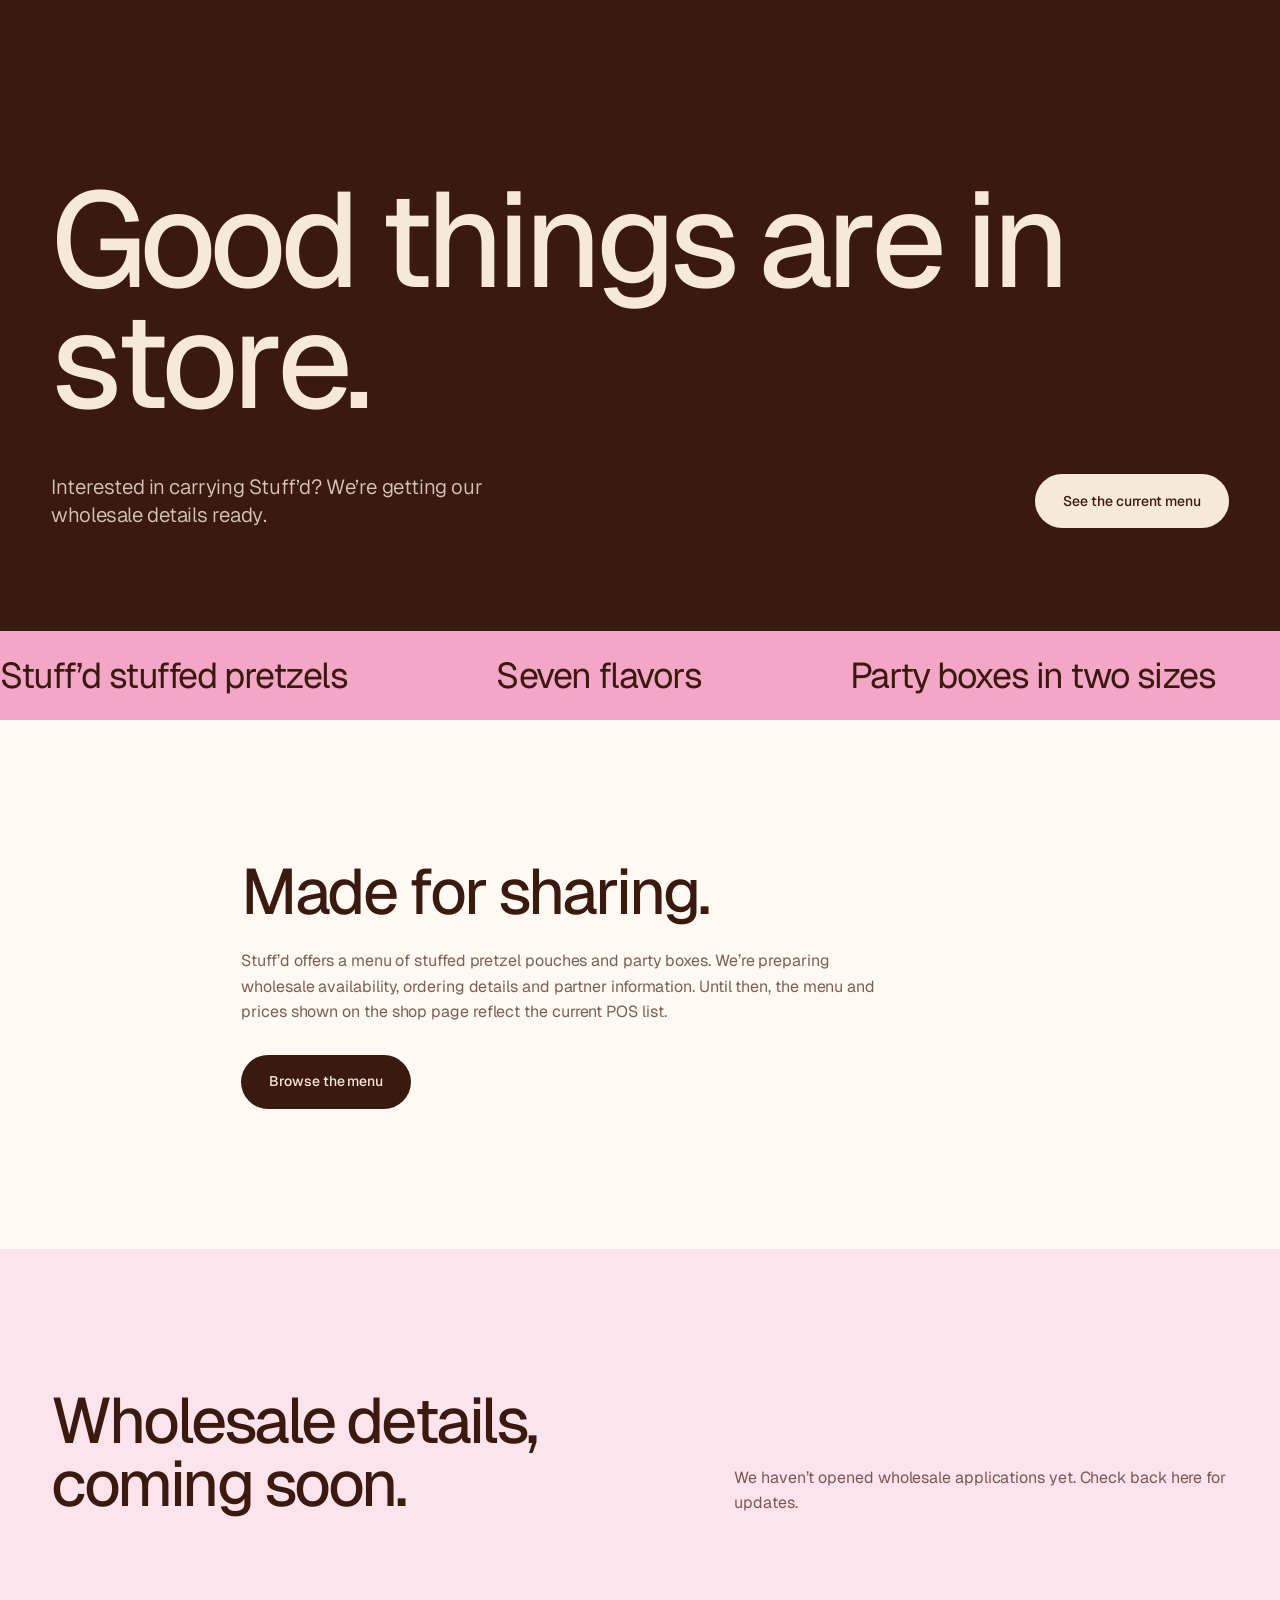
<file: wholesale.html>
<!doctype html>
<html lang="en">
<head>
  <meta charset="utf-8">
  <meta name="viewport" content="width=device-width, initial-scale=1">
  <title>Wholesale — Stuff’d.</title>
  <meta name="description" content="Bring Stuff’d stuffed pretzels to your shop. Wholesale details are coming soon.">
  <meta name="theme-color" content="#3A1A0E">
  <link rel="canonical" href="https://stuffdve.com/wholesale.html">
  <meta property="og:type" content="website"><meta property="og:site_name" content="Stuff’d.">
  <meta property="og:title" content="Wholesale — Stuff’d."><meta property="og:description" content="Bring Stuff’d stuffed pretzels to your shop. Wholesale details are coming soon.">
  <meta property="og:url" content="https://stuffdve.com/wholesale.html"><meta property="og:image" content="https://stuffdve.com/assets/img/og.png">
  <link rel="icon" href="assets/img/favicon.svg" type="image/svg+xml"><link rel="preconnect" href="https://fonts.googleapis.com"><link rel="preconnect" href="https://fonts.gstatic.com" crossorigin>
  <link href="https://fonts.googleapis.com/css2?family=Geist:wght@100..900&family=Geist+Mono:wght@300..600&family=Fraunces:opsz,wght,SOFT,WONK@9..144,100..900,0..100,0..1&display=swap" rel="stylesheet">
  <link rel="stylesheet" href="assets/css/style.css?v=12">
</head>
<body data-page="wholesale"><div id="smooth-wrapper"><div id="smooth-content"><main id="main">
  <section class="page-hero bg-cocoa" data-header="dark" data-salt><div class="wrap">
    <h1 class="display d-xxl" data-split="chars" data-now>Good things are <em>in store.</em></h1>
    <div class="hero-meta"><p class="lede" data-split="lines" data-now data-delay=".4" style="color:rgba(246,234,214,.82)">Interested in carrying Stuff’d? We’re getting our wholesale details ready.</p><a class="btn btn--light" href="shop.html" data-magnetic><span class="btn-label">See the current menu</span></a></div>
  </div></section>
  <div class="marquee marquee--band" data-marquee-speed="55" style="background:var(--pink);color:var(--cocoa)"><div class="marquee-track"><div class="marquee-group"><span class="marquee-item">Stuff’d stuffed pretzels</span><span class="marquee-sep" data-pretzel></span><span class="marquee-item">Seven flavors</span><span class="marquee-sep" data-pretzel></span><span class="marquee-item">Party boxes in two sizes</span><span class="marquee-sep" data-pretzel></span></div></div></div>
  <section class="section bg-milk"><div class="wrap" style="max-width:900px"><h2 class="display d-l" data-split="lines">Made for <em>sharing.</em></h2><p class="body-l muted" data-reveal style="max-width:60ch;margin-top:24px">Stuff’d offers a menu of stuffed pretzel pouches and party boxes. We’re preparing wholesale availability, ordering details and partner information. Until then, the menu and prices shown on the shop page reflect the current POS list.</p><a class="btn" href="shop.html" data-magnetic data-reveal style="margin-top:30px"><span class="btn-label">Browse the menu</span></a></div></section>
  <section class="section bg-blush"><div class="wrap cta-band"><h2 class="display d-l" data-split="lines">Wholesale details, <em>coming soon.</em></h2><p class="body-l muted" data-reveal>We haven’t opened wholesale applications yet. Check back here for updates.</p></div></section>
</main><div data-footer></div></div></div>
<script src="https://cdn.jsdelivr.net/combine/npm/gsap@3.13.0/dist/gsap.min.js,npm/gsap@3.13.0/dist/CustomEase.min.js,npm/gsap@3.13.0/dist/CustomBounce.min.js,npm/gsap@3.13.0/dist/CustomWiggle.min.js,npm/gsap@3.13.0/dist/EasePack.min.js,npm/gsap@3.13.0/dist/ScrollTrigger.min.js,npm/gsap@3.13.0/dist/ScrollSmoother.min.js,npm/gsap@3.13.0/dist/ScrollToPlugin.min.js,npm/gsap@3.13.0/dist/SplitText.min.js,npm/gsap@3.13.0/dist/ScrambleTextPlugin.min.js,npm/gsap@3.13.0/dist/TextPlugin.min.js,npm/gsap@3.13.0/dist/DrawSVGPlugin.min.js,npm/gsap@3.13.0/dist/MorphSVGPlugin.min.js,npm/gsap@3.13.0/dist/MotionPathPlugin.min.js,npm/gsap@3.13.0/dist/Flip.min.js,npm/gsap@3.13.0/dist/Draggable.min.js,npm/gsap@3.13.0/dist/InertiaPlugin.min.js,npm/gsap@3.13.0/dist/Observer.min.js,npm/gsap@3.13.0/dist/Physics2DPlugin.min.js,npm/gsap@3.13.0/dist/PhysicsPropsPlugin.min.js"></script><script src="assets/js/site.js?v=12"></script>
</body></html>
</file>
<file: assets/css/style.css>
/* =========================================================
   Stuff'd. — upcycled stuffed pretzels
   Design tokens, base, components, page sections
   ========================================================= */

:root {
  --pink: #F4A6C6;
  --pink-deep: #E7799F;
  --blush: #FCE3EC;
  --milk: #FFF9F4;
  --cream: #F6EAD6;
  --butter: #EED9B3;
  --cocoa: #3A1A0E;
  --cocoa-2: #5B2E18;
  --crust: #B5632A;
  --crust-light: #D98B45;
  --cheddar: #F5C24C;
  --ink: var(--cocoa);
  --line: rgba(58, 26, 14, 0.18);

  --f-display: "Geist", "Helvetica Neue", Arial, sans-serif;
  --f-body: "Geist", "Helvetica Neue", Arial, sans-serif;
  --f-mono: "Geist Mono", ui-monospace, "SFMono-Regular", monospace;
  --f-logo: "Fraunces", "Cooper Black", Georgia, serif;
  --section-y: clamp(96px, 11vw, 180px);

  --gutter: clamp(16px, 4vw, 64px);
  --max: 1680px;
  --radius-pill: 999px;
  --ease-lux: cubic-bezier(.7, 0, .2, 1);

  color-scheme: light;
}

*, *::before, *::after { box-sizing: border-box; }
html { -webkit-text-size-adjust: 100%; }
body {
  margin: 0;
  background: var(--milk);
  color: var(--ink);
  font-family: var(--f-body);
  font-size: clamp(15px, 1.05vw, 17px);
  line-height: 1.6;
  -webkit-font-smoothing: antialiased;
  overflow-x: hidden;
}
img, svg { display: block; max-width: 100%; }
a { color: inherit; text-decoration: none; }
button { font: inherit; color: inherit; background: none; border: 0; cursor: pointer; padding: 0; }
input, textarea, select { font: inherit; color: inherit; }
::selection { background: var(--cocoa); color: var(--pink); }
:focus-visible { outline: 2px solid var(--cocoa); outline-offset: 4px; border-radius: 4px; }

.sr-only { position: absolute; width: 1px; height: 1px; overflow: hidden; clip: rect(0 0 0 0); white-space: nowrap; }

/* ---------- type ---------- */
.display {
  font-family: var(--f-display);
  font-weight: 450;
  letter-spacing: -0.055em;
  line-height: 0.95;
  margin: 0;
  text-wrap: pretty;
}
em { font-style: normal; }
em { font-weight: inherit; }
.d-xxl { font-size: clamp(54px, 10.5vw, 196px); line-height: .9; }
.d-xl { font-size: clamp(46px, 7.4vw, 136px); }
.d-l { font-size: clamp(38px, 5vw, 88px); line-height: .98; }
.d-m { font-size: clamp(30px, 3.4vw, 58px); line-height: 1.02; letter-spacing: -0.045em; }
.d-s { font-size: clamp(22px, 1.9vw, 32px); line-height: 1.12; letter-spacing: -0.03em; }
.lede {
  font-family: var(--f-display);
  font-weight: 350;
  font-size: clamp(19px, 1.6vw, 26px);
  line-height: 1.35;
  letter-spacing: -0.02em;
  max-width: 34ch;
  margin: 0;
}
.idx {
  font-family: var(--f-mono); font-weight: 450; font-size: 12px; letter-spacing: .02em; line-height: 1;
  font-variant-numeric: tabular-nums;
}
.body-l { font-size: clamp(16px, 1.15vw, 19px); line-height: 1.6; max-width: 54ch; margin: 0; letter-spacing: -0.005em; }
.small { font-size: 13px; letter-spacing: 0.01em; }
.logo-type {
  font-family: var(--f-logo);
  font-weight: 900;
  font-variation-settings: "SOFT" 100, "WONK" 1, "opsz" 144;
  letter-spacing: -0.035em;
}
.muted { opacity: .68; }

/* ---------- layout ---------- */
.wrap { width: 100%; max-width: var(--max); margin: 0 auto; padding: 0 var(--gutter); }
.section { position: relative; padding: var(--section-y) 0; }
.section--tight { padding: clamp(64px, 8vw, 120px) 0; }
.bg-pink { background: var(--pink); }
.bg-blush { background: var(--blush); }
.bg-cream { background: var(--cream); }
.bg-milk { background: var(--milk); }
.bg-cocoa { background: var(--cocoa); color: var(--cream); }
.bg-cocoa ::selection { background: var(--pink); color: var(--cocoa); }
.grid-12 { display: grid; grid-template-columns: repeat(12, 1fr); gap: clamp(16px, 2vw, 32px); }
.marker {
  display: inline-flex; align-items: center; gap: 14px;
  font-family: var(--f-mono); font-size: 12px; font-weight: 450; letter-spacing: .02em; line-height: 1;
}
.marker .idx { display: inline-grid; place-items: center; min-width: 30px; height: 22px; padding: 0 7px; border: 1px solid currentColor; border-radius: 99px; font-size: 11px; }
.marker + .display, .marker + br + .display { margin-top: clamp(18px, 1.8vw, 28px); }
.rule { height: 1px; background: var(--line); border: 0; margin: 0; transform-origin: left; }
.bg-cocoa .rule { background: rgba(246, 234, 214, .2); }

/* ---------- smooth scroll wrappers ---------- */
#smooth-wrapper { overflow: hidden; }
#smooth-content { overflow: visible; width: 100%; }

/* ---------- buttons ---------- */
.btn {
  position: relative; display: inline-flex; align-items: center; justify-content: center; gap: 12px;
  height: 54px; padding: 0 28px; border-radius: var(--radius-pill);
  background: var(--cocoa); color: var(--cream);
  font-weight: 500; font-size: 14px; letter-spacing: -0.005em;
  overflow: hidden; isolation: isolate; white-space: nowrap;
}
.btn::before {
  content: ""; position: absolute; inset: 0; z-index: -1;
  background: var(--pink-deep); border-radius: inherit;
  transform: translateY(101%); transition: transform .6s var(--ease-lux);
}
.btn:hover::before { transform: translateY(0); }
.btn--ghost { background: transparent; color: var(--cocoa); box-shadow: inset 0 0 0 1.5px var(--cocoa); }
.btn--ghost::before { background: var(--cocoa); }
.btn--ghost:hover { color: var(--cream); }
.btn--light { background: var(--cream); color: var(--cocoa); }
.btn--light::before { background: var(--pink); }
.btn .btn-label { display: inline-block; }
.btn-dot { width: 8px; height: 8px; border-radius: 50%; background: currentColor; }
.link-u { position: relative; display: inline-block; }
.link-u::after {
  content: ""; position: absolute; left: 0; right: 0; bottom: -2px; height: 1.5px;
  background: currentColor; transform: scaleX(0); transform-origin: right;
  transition: transform .5s var(--ease-lux);
}
.link-u:hover::after { transform: scaleX(1); transform-origin: left; }

/* ---------- header ---------- */
.site-header {
  position: fixed; inset: 0 0 auto 0; z-index: 60;
  display: grid; grid-template-columns: 1fr auto 1fr; align-items: center;
  padding: 26px var(--gutter) 18px;
  pointer-events: none;
  transition: color .4s;
}
.site-header > * { pointer-events: auto; }
.site-header .h-left { display: flex; gap: 28px; align-items: center; }
.site-header .h-right { display: flex; justify-content: flex-end; gap: 22px; align-items: center; }
.h-link { font-size: 13px; font-weight: 500; letter-spacing: -0.005em; }
.h-logo { display: flex; align-items: center; justify-content: center; }
.h-logo .logo-mark { font-size: 34px; }
.menu-btn { display: inline-flex; align-items: center; gap: 12px; font-size: 13px; font-weight: 500; }
.menu-btn .bars { position: relative; width: 26px; height: 10px; }
.menu-btn .bars i { position: absolute; left: 0; right: 0; height: 2px; background: currentColor; border-radius: 2px; }
.menu-btn .bars i:first-child { top: 0; }
.menu-btn .bars i:last-child { bottom: 0; }
.bag-btn { display: inline-flex; align-items: center; gap: 10px; font-size: 13px; font-weight: 500; }
.bag-count {
  display: inline-grid; place-items: center; min-width: 26px; height: 26px; padding: 0 6px;
  border-radius: 99px; background: var(--cocoa); color: var(--pink); font-size: 12px;
}
.site-header.is-hidden { transform: translateY(-110%); }
.site-header { transition: transform .6s var(--ease-lux); }
.site-header.on-dark { color: var(--cream); }
.site-header.on-dark .bag-count { background: var(--pink); color: var(--cocoa); }

/* ---------- logo ---------- */
.logo-mark { position: relative; display: inline-block; line-height: .9; color: var(--cocoa); font-size: 40px; }
.logo-mark .logo-type { display: inline-block; }
.logo-mark .logo-pretzel {
  position: absolute; width: .62em; left: 50%; top: -.42em; transform: translateX(-30%);
}
.on-dark .logo-mark, .bg-cocoa .logo-mark { color: var(--cream); }

/* ---------- fullscreen menu ---------- */
.menu {
  position: fixed; inset: 0; z-index: 55; background: var(--cocoa); color: var(--cream);
  display: grid; grid-template-columns: 1.3fr 1fr; padding: 110px var(--gutter) 40px;
  clip-path: inset(0 0 100% 0); visibility: hidden;
}
.menu-links { list-style: none; margin: 0; padding: 0; align-self: center; }
.menu-links li { overflow: hidden; }
.menu-links a {
  display: inline-flex; align-items: baseline; gap: 18px;
  font-family: var(--f-display); font-weight: 400; font-size: clamp(40px, 5.6vw, 92px); line-height: 1.04; letter-spacing: -0.055em;
  transition: color .4s, font-weight .4s;
}
.menu-links a .idx { font-size: 12px; color: var(--pink); align-self: flex-start; margin-top: .9em; }
.menu-links a:hover { color: var(--pink); font-weight: 200; }
.menu-aside { display: flex; flex-direction: column; justify-content: space-between; border-left: 1px solid rgba(246,234,214,.15); padding-left: clamp(20px, 4vw, 64px); }
.menu-preview { aspect-ratio: 4/5; max-height: 52vh; border-radius: 18px; background: var(--pink); display: grid; place-items: center; overflow: hidden; position: relative; }
.menu-preview svg { width: 70%; }
.menu-meta { display: grid; gap: 6px; font-size: 14px; color: rgba(246,234,214,.7); }
.menu-meta a { color: var(--cream); }

/* ---------- cursor ---------- */
.cursor, .cursor-ring { position: fixed; top: 0; left: 0; pointer-events: none; z-index: 200; border-radius: 50%; }
.cursor { width: 8px; height: 8px; margin: -4px 0 0 -4px; background: var(--cocoa); }
.cursor-ring {
  width: 44px; height: 44px; margin: -22px 0 0 -22px; border: 1.5px solid var(--cocoa);
  display: grid; place-items: center; font-size: 11px; font-weight: 700; color: var(--cream);
}
.cursor-ring span { opacity: 0; }
.cursor-ring.has-label { background: var(--cocoa); }
.cursor-ring.has-label span { opacity: 1; }
@media (hover: none), (pointer: coarse) { .cursor, .cursor-ring { display: none; } }

/* ---------- curtain + preloader ---------- */
.curtain {
  position: fixed; inset: 0; z-index: 150; background: var(--pink);
  display: grid; place-items: center; pointer-events: none;
  transform: translateY(100%);
}
.curtain.is-covering, html.is-nav .curtain { transform: translateY(0); }
/* CSS-only safety net: if scripts never run, lift the curtain anyway */
html.is-nav .curtain { animation: curtain-failsafe .8s cubic-bezier(.7, 0, .2, 1) 3.5s forwards; }
@keyframes curtain-failsafe { to { transform: translateY(-100%); visibility: hidden; } }

html.skip-preloader .preloader { display: none; }
.preloader {
  position: fixed; inset: 0; z-index: 160; background: var(--milk);
  display: grid; place-items: center; overflow: hidden;
}
.preloader-inner { display: grid; justify-items: center; gap: 28px; }
.preloader svg { width: clamp(140px, 18vw, 230px); overflow: visible; }
.preloader .pl-count { font-family: var(--f-display); font-size: clamp(64px, 10vw, 150px); line-height: 1; font-variant-numeric: tabular-nums; letter-spacing: -0.04em; }
.preloader .pl-word { font-size: 14px; font-weight: 600; }
.preloader .pl-blob { position: absolute; left: 50%; top: 50%; width: 40px; height: 40px; margin: -20px 0 0 -20px; border-radius: 50%; background: var(--pink); transform: scale(0); }

/* ---------- hero ---------- */
.hero {
  position: relative; min-height: 100svh; background: var(--pink);
  display: grid; place-items: center; overflow: hidden; padding: 120px var(--gutter) 60px;
}
.hero-frame {
  position: absolute; inset: clamp(70px, 9vh, 96px) var(--gutter) clamp(24px, 4vh, 40px);
  border: 2px solid var(--cream); border-radius: 6px; pointer-events: none;
}
.hero-frame::after { content: ""; position: absolute; inset: 8px; border: 1px solid rgba(255,249,244,.6); border-radius: 3px; }
.hero-center { position: relative; z-index: 3; text-align: center; display: grid; justify-items: center; }
.hero-word {
  position: relative; margin: 0; font-size: clamp(100px, 21vw, 380px); line-height: .9; color: var(--cocoa);
  text-shadow: 0 0 0 var(--cream);
  -webkit-text-stroke: 0;
  filter: drop-shadow(0.035em 0.035em 0 var(--cream)) drop-shadow(-0.012em -0.012em 0 var(--cream));
  white-space: nowrap;
}
.hero-word .char { display: inline-block; will-change: transform; }
.hero-word .hero-pretzel {
  position: absolute; width: .26em; left: 57%; top: -.16em; z-index: 2;
  filter: none;
}
.hero-recycle { position: absolute; width: .14em; right: .2em; top: .06em; opacity: .9; }
.hero-tag {
  margin: clamp(10px, 1.4vw, 22px) 0 0;
  font-family: var(--f-display); font-weight: 300; font-size: clamp(18px, 1.9vw, 32px); letter-spacing: -0.035em;
}
.hero-tag .word { display: inline-block; }
.hero-cta { margin-top: clamp(26px, 3vw, 44px); display: flex; gap: 14px; flex-wrap: wrap; justify-content: center; }
.hero-corner { position: absolute; z-index: 4; font-family: var(--f-mono); font-size: 11px; display: flex; gap: 10px; align-items: center; }
.hero-scroll { position: absolute; z-index: 4; left: 50%; bottom: calc(clamp(24px, 4vh, 40px) + 18px); transform: translateX(-50%); font-family: var(--f-mono); font-size: 11px; }
.hero-corner--tl { left: calc(var(--gutter) + 26px); top: calc(clamp(70px, 9vh, 96px) + 22px); }
.hero-corner--tr { right: calc(var(--gutter) + 26px); top: calc(clamp(70px, 9vh, 96px) + 22px); }
.hero-corner--bl { left: calc(var(--gutter) + 26px); bottom: calc(clamp(24px, 4vh, 40px) + 22px); }
.hero-corner--br { right: calc(var(--gutter) + 26px); bottom: calc(clamp(24px, 4vh, 40px) + 22px); }
.scroll-cue { display: inline-flex; align-items: center; gap: 10px; }
.scroll-cue .line { width: 1.5px; height: 34px; background: currentColor; transform-origin: top; }
.hero-bite { position: absolute; z-index: 2; width: clamp(96px, 11.5vw, 220px); filter: drop-shadow(0 30px 40px rgba(58,26,14,.25)); }
.hero-bite--sm { width: clamp(64px, 6.5vw, 120px); }
@media (max-width: 1100px) { .hero-bite--sm { display: none; } }
.hero-bite svg { width: 100%; height: auto; }

/* ---------- bites ---------- */
.bite { --fill: var(--cheddar); display: block; width: 100%; height: auto; overflow: visible; }

/* ---------- marquee (21st.dev draggable marquee, GSAP port) ---------- */
.marquee { position: relative; overflow: hidden; padding: 26px 0; cursor: grab; user-select: none; touch-action: pan-y; }
.marquee.is-dragging { cursor: grabbing; }
.marquee-track { display: flex; width: max-content; will-change: transform; }
.marquee-group { display: flex; align-items: center; gap: clamp(28px, 4vw, 64px); padding-right: clamp(28px, 4vw, 64px); flex-shrink: 0; }
.marquee-item { font-family: var(--f-display); font-weight: 400; font-size: clamp(40px, 6vw, 104px); letter-spacing: -0.055em; white-space: nowrap; line-height: 1.05; }
.marquee-item em { font-weight: 400; }
.marquee-sep { width: clamp(34px, 3.6vw, 56px); flex-shrink: 0; display: block; }
.marquee-sep svg { width: 100%; height: auto; }
.marquee--band { background: var(--cocoa); color: var(--pink); }
.marquee--band .marquee-item { font-size: clamp(24px, 2.8vw, 44px); letter-spacing: -0.04em; }
.marquee--fade { -webkit-mask-image: linear-gradient(90deg, transparent, #000 8%, #000 92%, transparent); mask-image: linear-gradient(90deg, transparent, #000 8%, #000 92%, transparent); }

/* ---------- manifesto ---------- */
.manifesto-text { font-family: var(--f-display); font-weight: 400; font-size: clamp(28px, 3.6vw, 62px); line-height: 1.08; letter-spacing: -0.045em; max-width: 21ch; margin: 0; }
.manifesto-text .word { display: inline-block; }
.manifesto-aside { display: grid; gap: 22px; align-content: end; }

/* ---------- inside (pinned split) ---------- */
.inside { position: relative; height: 100svh; background: var(--cream); overflow: hidden; display: flex; flex-direction: column; padding: clamp(96px, 12vh, 130px) var(--gutter) 84px; }
.inside-stage { position: relative; flex: 1; min-height: 0; display: grid; place-items: center; }
.inside-svg { width: 100%; height: 100%; max-width: 1400px; overflow: visible; }
.inside-title { position: relative; text-align: center; z-index: 3; flex: none; }
.inside-title .d-l { display: inline-block; min-width: 10ch; }
.inside-label {
  position: absolute; z-index: 4; display: grid; gap: 4px; max-width: 220px; font-size: 14px;
}
.inside-label strong { font-family: var(--f-display); font-size: clamp(20px, 1.8vw, 28px); font-weight: 450; line-height: 1.1; }
.inside-progress { position: absolute; left: var(--gutter); right: var(--gutter); bottom: 36px; height: 2px; background: rgba(58,26,14,.12); }
.inside-progress i { position: absolute; inset: 0; background: var(--cocoa); transform-origin: left; transform: scaleX(0); }
.inside-caption { position: absolute; bottom: 52px; left: 0; right: 0; text-align: center; font-family: var(--f-mono); font-size: 11px; }

/* ---------- image-in-text reveal (21st.dev ImgText reveal, ported) ---------- */
.imgtext { display: grid; justify-items: center; gap: clamp(8px, 1.4vw, 20px); padding: clamp(80px, 12vw, 180px) 0; }
.imgtext-line { display: flex; align-items: center; justify-content: center; gap: clamp(10px, 1.6vw, 28px); flex-wrap: nowrap; }
.imgtext-line span.t { font-family: var(--f-display); font-weight: 400; font-size: clamp(34px, 6.4vw, 116px); letter-spacing: -0.06em; line-height: 1; white-space: nowrap; }
.imgtext-line span.t em { font-weight: 400; }
.imgtext-pill {
  display: block; height: clamp(38px, 5.2vw, 92px); width: 0; border-radius: 999px; overflow: hidden; flex-shrink: 0;
  background: var(--pink); position: relative; cursor: none;
}
.imgtext-pill .bite { position: absolute; width: auto; height: 150%; left: 50%; top: 50%; transform: translate(-50%, -46%); }
.imgtext-follower {
  position: fixed; top: 0; left: 0; z-index: 90; width: clamp(240px, 26vw, 420px); aspect-ratio: 4/3; border-radius: 22px; overflow: hidden;
  pointer-events: none; background: var(--pink); display: grid; place-items: center;
  transform: translate(-50%, -50%) scale(.6); opacity: 0; box-shadow: 0 40px 80px -20px rgba(58,26,14,.35);
}
.imgtext-follower .bite { width: 72%; }

/* ---------- horizontal flavors ---------- */
.hz { position: relative; overflow: hidden; background: var(--blush); }
.hz-track { display: flex; width: max-content; height: 100svh; align-items: stretch; }
.hz-intro { width: min(46vw, 640px); padding: 0 var(--gutter); display: flex; flex-direction: column; justify-content: center; gap: 26px; }
.hz-panel { position: relative; width: min(82vw, 1100px); padding: 120px clamp(24px, 4vw, 70px) 70px; display: grid; grid-template-columns: 1.05fr 1fr; gap: clamp(20px, 4vw, 60px); align-items: center; }
.hz-panel + .hz-panel { border-left: 1px solid var(--line); }
.hz-art { position: relative; aspect-ratio: 1; border-radius: 50%; display: grid; place-items: center; background: rgba(255, 249, 244, .5); box-shadow: inset 0 0 0 1.5px rgba(58,26,14,.12); }
.hz-art .bite { width: 82%; filter: drop-shadow(0 30px 40px rgba(58,26,14,.25)); }
.hz-num { font-family: var(--f-mono); font-size: 12px; line-height: 1; }
.hz-name { font-family: var(--f-display); font-weight: 400; font-size: clamp(40px, 4.6vw, 84px); line-height: .98; letter-spacing: -0.055em; margin: 18px 0 20px; }
.hz-name em { font-weight: 400; }
.hz-notes { display: flex; flex-wrap: wrap; gap: 8px; margin: 18px 0 26px; list-style: none; padding: 0; }
.hz-notes li { padding: 7px 14px; border: 1px solid var(--line); border-radius: 99px; font-family: var(--f-mono); font-size: 11px; }
.hz-progress { position: absolute; z-index: 5; left: var(--gutter); right: var(--gutter); bottom: 30px; height: 2px; background: rgba(58,26,14,.12); }
.hz-progress i { position: absolute; inset: 0; background: var(--cocoa); transform: scaleX(0); transform-origin: left; }

/* ---------- impact / journey ---------- */
.journey { position: relative; height: 100svh; overflow: hidden; display: flex; flex-direction: column; padding-bottom: 40px; }
.journey-svg { position: relative; flex: 1; min-height: 0; width: 100%; height: 100%; margin-top: 20px; }
.journey-path { fill: none; stroke: var(--pink); stroke-width: 3; stroke-linecap: round; }
.journey-path-ghost { fill: none; stroke: rgba(246,234,214,.15); stroke-width: 3; stroke-dasharray: 4 10; }
.journey-rider { position: absolute; top: 0; left: 0; width: 70px; z-index: 3; }
.journey-stop { position: absolute; z-index: 4; max-width: 240px; display: grid; gap: 6px; }
.journey-stop .n { font-family: var(--f-mono); font-size: 12px; color: var(--pink); line-height: 1; }
.journey-stop strong { font-family: var(--f-display); font-size: clamp(22px, 2vw, 32px); font-weight: 450; line-height: 1.05; }
.journey-stop p { margin: 0; font-size: 14px; color: rgba(246,234,214,.72); }
.journey-head { position: relative; z-index: 4; padding-top: clamp(100px, 13vh, 140px); flex: none; }

.stats { display: grid; grid-template-columns: repeat(4, 1fr); border-top: 1px solid rgba(246,234,214,.2); }
.stat { padding: 36px 24px 0 0; display: grid; gap: 10px; }
.stat + .stat { padding-left: 24px; border-left: 1px solid rgba(246,234,214,.2); }
.stat-num { font-family: var(--f-display); font-weight: 300; font-size: clamp(44px, 5.4vw, 96px); line-height: .95; letter-spacing: -0.06em; color: var(--pink); font-variant-numeric: tabular-nums; }
.stat-label { font-size: 14px; color: rgba(246,234,214,.75); max-width: 24ch; }

/* ---------- testimonials (draggable stack) ---------- */
.stack-wrap { display: grid; grid-template-columns: 1fr 1.1fr; gap: clamp(32px, 6vw, 100px); align-items: center; }
.stack { position: relative; height: clamp(380px, 46vw, 520px); }
.stack-card {
  position: absolute; inset: 0; border-radius: 26px; padding: clamp(28px, 3.4vw, 52px);
  display: flex; flex-direction: column; justify-content: space-between; cursor: grab;
  background: var(--milk); box-shadow: 0 1px 0 var(--line), 0 30px 60px -30px rgba(58,26,14,.35);
  border: 1px solid var(--line);
}
.stack-card:nth-child(4n+1) { background: var(--milk); }
.stack-card:nth-child(4n+2) { background: var(--pink); }
.stack-card:nth-child(4n+3) { background: var(--cream); }
.stack-card:nth-child(4n+4) { background: var(--blush); }
.stack-card blockquote { margin: 0; font-family: var(--f-display); font-weight: 400; font-size: clamp(22px, 2.1vw, 34px); line-height: 1.15; letter-spacing: -0.04em; }
.stack-card figcaption { display: flex; justify-content: space-between; align-items: end; font-size: 14px; }
.stack-card figcaption strong { display: block; font-size: 15px; }
.stars { display: inline-flex; gap: 4px; }
.stars svg { width: 16px; }

/* ---------- box builder (Flip) ---------- */
.builder { display: grid; grid-template-columns: 1fr 1.2fr; gap: clamp(32px, 6vw, 100px); align-items: center; }
.box-options { display: grid; gap: 12px; margin: 30px 0; }
.box-opt {
  display: grid; grid-template-columns: auto 1fr auto; gap: 18px; align-items: center; text-align: left;
  padding: 20px 24px; border-radius: 18px; border: 1.5px solid var(--line); transition: border-color .3s, background .3s;
}
.box-opt[aria-pressed="true"] { border-color: var(--cocoa); background: var(--milk); }
.box-opt .radio { width: 18px; height: 18px; border-radius: 50%; border: 1.5px solid var(--cocoa); display: grid; place-items: center; }
.box-opt[aria-pressed="true"] .radio::after { content: ""; width: 9px; height: 9px; border-radius: 50%; background: var(--cocoa); }
.box-opt strong { font-family: var(--f-display); font-size: 21px; font-weight: 450; letter-spacing: -0.03em; display: block; line-height: 1.15; }
.box-opt .price { font-weight: 700; }
.box-stage {
  position: relative; aspect-ratio: 1.15; border-radius: 28px; background: var(--pink); padding: clamp(24px, 4vw, 54px);
  display: grid; place-items: center; overflow: hidden;
}
.box-tray { display: grid; gap: 10px; width: 100%; padding: clamp(14px, 2vw, 24px); border-radius: 18px; background: var(--cream); box-shadow: inset 0 0 0 2px rgba(58,26,14,.12), 0 30px 50px -30px rgba(58,26,14,.5); }
.box-tray[data-size="4"] { grid-template-columns: repeat(2, 1fr); width: 52%; }
.box-tray[data-size="12"] { grid-template-columns: repeat(4, 1fr); width: 82%; }
.box-tray[data-size="24"] { grid-template-columns: repeat(6, 1fr); width: 100%; }
.box-tray .slot { aspect-ratio: 1; display: grid; place-items: center; }
.box-tray .slot.is-off { display: none; }
.box-label { position: absolute; left: 24px; bottom: 20px; font-family: var(--f-mono); font-size: 12px; }

/* ---------- newsletter ---------- */
.join { text-align: center; display: grid; justify-items: center; gap: 28px; }
.join-form { display: flex; gap: 10px; width: min(560px, 100%); padding: 6px; border-radius: 99px; background: var(--milk); box-shadow: inset 0 0 0 1.5px var(--cocoa); }
.join-form input { flex: 1; min-width: 0; border: 0; background: transparent; padding: 0 22px; outline: none; font-size: 15px; }
.join-form .btn { height: 50px; }
.form-msg { min-height: 1.6em; font-weight: 600; }

/* ---------- footer ---------- */
.site-footer { position: relative; background: var(--cream); padding: clamp(80px, 10vw, 140px) 0 0; overflow: hidden; }
.f-top { display: grid; grid-template-columns: 1.4fr repeat(3, 1fr); gap: 32px; padding-bottom: 60px; }
.f-col h4 { margin: 0 0 16px; font-family: var(--f-mono); font-size: 11px; font-weight: 450; opacity: .6; }
.f-col ul { list-style: none; margin: 0; padding: 0; display: grid; gap: 8px; }
.f-col a { font-size: 15px; }
.f-lede { font-family: var(--f-display); font-weight: 400; font-size: clamp(24px, 2.2vw, 36px); line-height: 1.1; letter-spacing: -0.045em; max-width: 16ch; margin: 0 0 24px; }
.f-bottom { display: flex; justify-content: space-between; flex-wrap: wrap; gap: 12px; padding: 22px 0; border-top: 1px solid var(--line); font-size: 13px; }
.f-giant-wrap { overflow: hidden; padding: 0 var(--gutter) clamp(18px, 2.4vw, 44px); }
.f-giant { position: relative; display: block; width: max-content; margin: 0 auto; text-align: center; line-height: 1.06; padding: .14em 0 .05em; font-size: 20vw; color: var(--cocoa); white-space: nowrap; user-select: none; }
.f-giant .char { display: inline-block; }
.back-top { display: inline-flex; gap: 8px; align-items: center; font-weight: 600; }

/* ---------- generic page hero ---------- */
.page-hero { position: relative; padding: clamp(150px, 20vh, 220px) 0 clamp(60px, 8vw, 110px); overflow: hidden; }
.page-hero .display { max-width: 15ch; }
.page-hero .hero-meta { display: flex; justify-content: space-between; gap: 30px; flex-wrap: wrap; margin-top: clamp(30px, 4vw, 60px); align-items: end; }
.crumb { display: inline-flex; align-items: center; gap: 10px; font-family: var(--f-mono); font-size: 12px; margin-bottom: clamp(22px, 2vw, 32px); }
.crumb::before { content: ""; width: 8px; height: 8px; border-radius: 50%; background: currentColor; }

/* ---------- split text helpers ---------- */
.split-line { overflow: clip; padding-bottom: .06em; margin-bottom: -.06em; }
[data-split] { font-kerning: none; }

/* ---------- shop ---------- */
.filters { display: flex; gap: 8px; flex-wrap: wrap; }
.chip { height: 40px; padding: 0 18px; border-radius: 99px; border: 1px solid var(--line); font-size: 13px; font-weight: 500; transition: background .3s, color .3s, border-color .3s; }
.chip[aria-pressed="true"] { background: var(--cocoa); color: var(--cream); border-color: var(--cocoa); }
.chip:hover { border-color: var(--cocoa); }
.shop-bar { display: flex; justify-content: space-between; align-items: center; gap: 20px; flex-wrap: wrap; padding: 22px 0; border-top: 1px solid var(--line); border-bottom: 1px solid var(--line); }
.products { display: grid; grid-template-columns: repeat(3, 1fr); gap: clamp(16px, 2vw, 28px); padding-top: 40px; }
.product { position: relative; display: grid; gap: 14px; }
.product.is-hidden { display: none; }
.product-art {
  position: relative; aspect-ratio: 4/5; border-radius: 22px; background: var(--panel, var(--pink)); display: grid; place-items: center; overflow: hidden; cursor: none;
}
.product-art .bite { width: 74%; transition: transform .8s var(--ease-lux); }
.product-art .bite-alt { position: absolute; width: 74%; opacity: 0; transform: scale(.85) rotate(-8deg); transition: opacity .5s, transform .8s var(--ease-lux); }
.product:hover .product-art .bite-main { transform: scale(.85) rotate(8deg); opacity: 0; transition: opacity .5s, transform .8s var(--ease-lux); }
.product:hover .product-art .bite-alt { opacity: 1; transform: scale(1) rotate(0); }
.product-tag { position: absolute; top: 16px; left: 16px; padding: 7px 12px; border-radius: 99px; background: var(--milk); font-family: var(--f-mono); font-size: 11px; }
.product-add {
  position: absolute; right: 14px; bottom: 14px; height: 46px; padding: 0 18px; border-radius: 99px; background: var(--cocoa); color: var(--cream);
  display: inline-flex; align-items: center; text-decoration: none; font-size: 13px; font-weight: 700; transform: translateY(14px); opacity: 0; transition: transform .5s var(--ease-lux), opacity .4s;
}
.product:hover .product-add, .product-add:focus-visible { transform: none; opacity: 1; }
@media (hover: none) { .product-add { transform: none; opacity: 1; } .product-art { cursor: auto; } }
.product-info { display: flex; justify-content: space-between; gap: 14px; align-items: baseline; }
.product-info h3 { margin: 0; font-family: var(--f-display); font-size: clamp(20px, 1.6vw, 26px); font-weight: 450; letter-spacing: -0.035em; line-height: 1.15; }
.product-info p { margin: 4px 0 0; font-size: 14px; opacity: .7; }
.product-price { font-weight: 700; white-space: nowrap; }

/* quick view */
.qv { position: fixed; inset: 0; z-index: 120; display: grid; place-items: center; padding: var(--gutter); visibility: hidden; }
.qv-scrim { position: absolute; inset: 0; background: rgba(58,26,14,.55); opacity: 0; }
.qv-panel { position: relative; width: min(1080px, 100%); max-height: 90svh; overflow: auto; border-radius: 28px; background: var(--milk); display: grid; grid-template-columns: 1fr 1fr; }
.qv-art { background: var(--panel, var(--pink)); display: grid; place-items: center; min-height: 420px; }
.qv-art .bite { width: 70%; }
.qv-body { padding: clamp(28px, 4vw, 56px); display: grid; gap: 18px; align-content: start; }
.qv-close { position: absolute; top: 16px; right: 16px; width: 44px; height: 44px; border-radius: 50%; background: var(--milk); display: grid; place-items: center; z-index: 2; }
.qty { display: inline-flex; align-items: center; border: 1.5px solid var(--cocoa); border-radius: 99px; height: 52px; }
.qty button { width: 46px; height: 100%; font-size: 20px; }
.qty output { min-width: 28px; text-align: center; font-weight: 700; }
.nutri { display: grid; grid-template-columns: repeat(4, 1fr); border-top: 1px solid var(--line); }
.nutri div { padding: 14px 0; display: grid; }
.nutri b { font-family: var(--f-display); font-size: 26px; font-weight: 400; letter-spacing: -0.04em; }

/* bag drawer */
.bag { position: fixed; inset: 0; z-index: 130; visibility: hidden; }
.bag-scrim { position: absolute; inset: 0; background: rgba(58,26,14,.45); opacity: 0; }
.bag-panel { position: absolute; top: 0; right: 0; bottom: 0; width: min(460px, 100%); background: var(--milk); display: grid; grid-template-rows: auto 1fr auto; }
.bag-head { display: flex; justify-content: space-between; align-items: center; padding: 26px 28px; border-bottom: 1px solid var(--line); }
.bag-head h2 { margin: 0; font-family: var(--f-display); font-weight: 400; font-size: 32px; letter-spacing: -0.05em; }
.bag-items { overflow: auto; padding: 10px 28px; list-style: none; margin: 0; }
.bag-items li { display: grid; grid-template-columns: 72px 1fr auto; gap: 16px; align-items: center; padding: 16px 0; border-bottom: 1px solid var(--line); }
.bag-items .thumb { aspect-ratio: 1; border-radius: 14px; background: var(--panel, var(--pink)); display: grid; place-items: center; }
.bag-items .thumb .bite { width: 80%; }
.bag-items strong { font-family: var(--f-display); font-weight: 450; font-size: 18px; letter-spacing: -0.03em; display: block; }
.bag-empty { padding: 40px 0; text-align: center; display: grid; gap: 16px; justify-items: center; }
.bag-foot { padding: 22px 28px 28px; border-top: 1px solid var(--line); display: grid; gap: 14px; }
.bag-total { display: flex; justify-content: space-between; font-weight: 700; font-size: 18px; }
.bag-ship { height: 6px; border-radius: 9px; background: var(--blush); overflow: hidden; }
.bag-ship i { display: block; height: 100%; background: var(--pink-deep); transform-origin: left; }
.flyer { position: fixed; z-index: 140; width: 70px; pointer-events: none; top: 0; left: 0; }

/* ---------- lineup (observer slideshow) ---------- */
.lineup-body { overflow: hidden; height: 100svh; }
.lineup { position: fixed; inset: 0; }
.slide { position: absolute; inset: 0; visibility: hidden; overflow: hidden; }
.slide-outer, .slide-inner { width: 100%; height: 100%; overflow: hidden; }
.slide-bg { position: absolute; inset: 0; display: grid; grid-template-columns: 1fr 1fr; align-items: center; padding: 110px var(--gutter) 70px; gap: 40px; background: var(--slide); }
.slide-copy { display: grid; gap: 20px; align-content: center; z-index: 2; }
.slide-title { font-family: var(--f-display); font-weight: 400; font-size: clamp(48px, 7.2vw, 136px); line-height: .94; letter-spacing: -0.06em; margin: 0; }
.slide-title em { font-weight: 400; }
.slide-art { position: relative; display: grid; place-items: center; }
.slide-art .disc { position: absolute; width: min(42vw, 620px); aspect-ratio: 1; border-radius: 50%; background: var(--disc, rgba(255,249,244,.45)); }
.slide-art .bite { position: relative; width: min(36vw, 520px); filter: drop-shadow(0 50px 60px rgba(58,26,14,.3)); }
.slide-index { position: fixed; z-index: 20; right: var(--gutter); top: 50%; transform: translateY(-50%); display: grid; gap: 12px; }
.slide-index button { width: 10px; height: 10px; border-radius: 50%; border: 1.5px solid var(--cocoa); }
.slide-index button[aria-current="true"] { background: var(--cocoa); }
.slide-count { position: fixed; z-index: 20; left: var(--gutter); bottom: 28px; font-family: var(--f-mono); font-size: 12px; font-variant-numeric: tabular-nums; }
.slide-hint { position: fixed; z-index: 20; right: var(--gutter); bottom: 28px; font-family: var(--f-mono); font-size: 11px; }
.slide-specs { display: grid; grid-template-columns: repeat(3, auto); gap: 30px; justify-content: start; font-size: 14px; }
.slide-specs b { display: block; font-family: var(--f-display); font-weight: 400; font-size: 28px; letter-spacing: -0.04em; }

/* ---------- upcycled page ---------- */
.morph-wrap { display: grid; grid-template-columns: 1fr 1fr; gap: clamp(30px, 6vw, 100px); align-items: center; }
.morph-art { aspect-ratio: 1; border-radius: 50%; background: var(--pink); display: grid; place-items: center; }
.morph-art svg { width: 64%; overflow: visible; }
.compare { display: grid; gap: 26px; }
.compare-row { display: grid; gap: 10px; }
.compare-row .lbl { display: flex; justify-content: space-between; font-weight: 600; font-size: 15px; }
.compare-bar { height: 14px; border-radius: 99px; background: rgba(58,26,14,.08); overflow: hidden; }
.compare-bar i { display: block; height: 100%; border-radius: inherit; background: var(--cocoa); transform-origin: left; transform: scaleX(0); }
.compare-bar.is-pink i { background: var(--pink-deep); }
.steps { display: grid; grid-template-columns: repeat(4, 1fr); gap: 0; border-top: 1px solid var(--line); }
.step { padding: 32px 26px 0 0; display: grid; gap: 14px; align-content: start; }
.step + .step { padding-left: 26px; border-left: 1px solid var(--line); }
.step .n { font-family: var(--f-mono); font-size: 12px; line-height: 1; }
.step h3 { margin: 0; font-family: var(--f-display); font-weight: 450; font-size: clamp(22px, 1.8vw, 30px); line-height: 1.08; letter-spacing: -0.04em; }
.step p { margin: 0; font-size: 15px; opacity: .78; }
.partners { display: grid; grid-template-columns: repeat(4, 1fr); border: 1px solid var(--line); border-radius: 22px; overflow: hidden; }
.partner { padding: 34px 26px; display: grid; gap: 8px; min-height: 200px; align-content: space-between; }
.partner + .partner { border-left: 1px solid var(--line); }
.partner strong { font-family: var(--f-display); font-weight: 450; font-size: 24px; line-height: 1.08; letter-spacing: -0.04em; }

/* ---------- story page ---------- */
.timeline { position: relative; overflow: hidden; }
.timeline::after { content: ""; position: absolute; top: 0; right: 0; bottom: 0; width: clamp(40px, 8vw, 140px); background: linear-gradient(90deg, rgba(246,234,214,0), var(--cream)); pointer-events: none; z-index: 2; }
.timeline::before { content: ""; position: absolute; top: 0; left: 0; bottom: 0; width: clamp(40px, 8vw, 140px); background: linear-gradient(270deg, rgba(246,234,214,0), var(--cream)); pointer-events: none; z-index: 2; opacity: 0; transition: opacity .4s; }
.timeline.is-scrolled::before { opacity: 1; }
.founder-art { place-items: center; }
.founder-bite { width: 66%; filter: drop-shadow(0 40px 50px rgba(58,26,14,.25)); }
.t-nav { display: flex; gap: 10px; }
.t-btn { width: 52px; height: 52px; border-radius: 50%; display: grid; place-items: center; box-shadow: inset 0 0 0 1px var(--cocoa); transition: background .3s, color .3s, opacity .3s; }
.t-btn:hover:not(:disabled) { background: var(--cocoa); color: var(--cream); }
.t-btn:disabled { opacity: .3; cursor: default; }
.timeline-track { display: flex; gap: 24px; width: max-content; padding: 10px var(--gutter) 40px; cursor: grab; }
.timeline-track:active { cursor: grabbing; }
.t-card { width: clamp(280px, 30vw, 420px); min-height: 420px; flex-shrink: 0; border-radius: 26px; padding: 32px; display: flex; flex-direction: column; justify-content: space-between; background: var(--milk); border: 1px solid var(--line); user-select: none; }
.t-card:nth-child(3n+2) { background: var(--pink); }
.t-card:nth-child(3n+3) { background: var(--cream); }
.t-year { font-family: var(--f-display); font-weight: 200; font-size: clamp(60px, 6vw, 100px); line-height: .9; letter-spacing: -0.07em; }
.t-card h3 { font-family: var(--f-display); font-weight: 450; font-size: 24px; margin: 0 0 8px; line-height: 1.1; letter-spacing: -0.04em; }
.t-card p { margin: 0; font-size: 15px; opacity: .8; }
.values { display: grid; grid-template-columns: repeat(3, 1fr); gap: clamp(16px, 2vw, 28px); }
.value { padding: 36px 30px; border-radius: 24px; background: var(--milk); min-height: 360px; display: flex; flex-direction: column; justify-content: space-between; border: 1px solid var(--line); }
.value .idx { font-size: 12px; color: var(--pink-deep); }
.value h3 { font-family: var(--f-display); font-weight: 450; font-size: 30px; margin: 0 0 12px; line-height: 1.05; letter-spacing: -0.045em; }
.value p { margin: 0; opacity: .78; }
.founders { display: grid; grid-template-columns: 1fr 1fr; gap: clamp(20px, 3vw, 40px); }
.founder { display: grid; gap: 18px; }
.founder-art { aspect-ratio: 4/5; border-radius: 24px; background: var(--pink); display: grid; place-items: end center; overflow: hidden; position: relative; }
.founder-art .monogram { position: absolute; inset: 0; display: grid; place-items: center; font-family: var(--f-display); font-weight: 200; letter-spacing: -0.08em; font-size: clamp(140px, 18vw, 280px); color: rgba(58,26,14,.85); }
.founder h3 { margin: 0; font-family: var(--f-display); font-weight: 450; font-size: 28px; letter-spacing: -0.045em; }
.founder p { margin: 0; opacity: .78; max-width: 46ch; }

/* ---------- journal ---------- */
.posts { display: grid; grid-template-columns: repeat(3, 1fr); gap: clamp(16px, 2vw, 28px); row-gap: 56px; }
.post { display: grid; gap: 14px; }
.post.is-hidden { display: none; }
.post-art { aspect-ratio: 4/3; border-radius: 20px; background: var(--panel, var(--pink)); display: grid; place-items: center; overflow: hidden; }
.post-art .bite { width: 52%; transition: transform .9s var(--ease-lux); }
.post:hover .post-art .bite { transform: scale(1.1) rotate(-6deg); }
.post-meta { display: flex; gap: 14px; font-family: var(--f-mono); font-size: 11px; opacity: .7; }
.post h3 { margin: 0; font-family: var(--f-display); font-weight: 450; font-size: clamp(22px, 1.8vw, 30px); line-height: 1.1; letter-spacing: -0.04em; }
.post p { margin: 0; opacity: .78; font-size: 15px; }
.feature-post { display: grid; grid-template-columns: 1.2fr 1fr; gap: clamp(24px, 4vw, 70px); align-items: center; }
.feature-post .post-art { aspect-ratio: 5/4; }

/* ---------- stockists ---------- */
.search { display: flex; align-items: center; gap: 14px; height: 64px; padding: 0 24px; border-radius: 99px; background: var(--milk); box-shadow: inset 0 0 0 1.5px var(--cocoa); width: min(560px, 100%); }
.search input { flex: 1; border: 0; outline: none; background: transparent; font-size: 16px; min-width: 0; }
.stores { list-style: none; margin: 0; padding: 0; }
.store { display: grid; grid-template-columns: 1.4fr 1fr 1fr auto; gap: 20px; align-items: center; padding: 26px 0; border-bottom: 1px solid var(--line); }
.store.is-hidden { display: none; }
.store strong { font-family: var(--f-display); font-weight: 450; font-size: clamp(20px, 1.8vw, 28px); letter-spacing: -0.04em; }
.store .type { justify-self: end; padding: 7px 12px; border-radius: 99px; background: var(--blush); font-family: var(--f-mono); font-size: 11px; }
.stores-empty { padding: 40px 0; display: none; }

/* ---------- wholesale / forms ---------- */
.tiers { display: grid; grid-template-columns: repeat(3, 1fr); gap: clamp(16px, 2vw, 28px); }
.tier { border-radius: 26px; padding: 36px 32px; display: grid; gap: 18px; align-content: start; background: var(--milk); border: 1px solid var(--line); }
.tier.is-featured { background: var(--cocoa); color: var(--cream); border-color: var(--cocoa); }
.tier h3 { margin: 0; font-family: var(--f-display); font-weight: 450; font-size: 30px; letter-spacing: -0.045em; }
.tier .big { font-family: var(--f-display); font-weight: 200; font-size: 64px; line-height: .95; letter-spacing: -0.07em; }
.tier ul { margin: 0; padding: 0; list-style: none; display: grid; gap: 10px; font-size: 15px; }
.tier li { display: flex; gap: 10px; }
.tier li::before { content: "✦"; color: var(--pink-deep); }
.form { display: grid; grid-template-columns: 1fr 1fr; gap: 18px; }
.field { display: grid; gap: 8px; }
.field.full { grid-column: 1 / -1; }
.field label { font-size: 14px; font-weight: 600; }
.field input, .field select, .field textarea {
  width: 100%; border: 0; border-bottom: 1.5px solid var(--cocoa); background: transparent; padding: 12px 0; font-size: 17px; outline: none; border-radius: 0;
}
.field textarea { min-height: 130px; resize: vertical; }
.field input:focus, .field select:focus, .field textarea:focus { border-bottom-color: var(--pink-deep); }

/* ---------- faq ---------- */
.faq-group { display: grid; grid-template-columns: 1fr 2fr; gap: 40px; padding: 60px 0; border-top: 1px solid var(--line); }
.acc-item { border-bottom: 1px solid var(--line); }
.acc-btn { width: 100%; display: flex; justify-content: space-between; align-items: center; gap: 20px; padding: 26px 0; text-align: left; font-family: var(--f-display); font-weight: 400; font-size: clamp(19px, 1.6vw, 25px); letter-spacing: -0.035em; line-height: 1.2; }
.acc-icon { position: relative; width: 22px; height: 22px; flex-shrink: 0; }
.acc-icon::before, .acc-icon::after { content: ""; position: absolute; left: 0; right: 0; top: 50%; height: 1.5px; background: currentColor; }
.acc-icon::after { transform: rotate(90deg); transition: transform .5s var(--ease-lux); }
.acc-item.is-open .acc-icon::after { transform: rotate(0); }
.acc-panel { height: 0; overflow: hidden; }
.acc-panel p { margin: 0; padding: 0 0 26px; max-width: 62ch; opacity: .82; }

/* ---------- contact ---------- */
.contact-grid { display: grid; grid-template-columns: 1fr 1.3fr; gap: clamp(30px, 6vw, 100px); }
.contact-cards { display: grid; gap: 14px; }
.contact-card { padding: 26px 28px; border-radius: 20px; background: var(--milk); border: 1px solid var(--line); display: grid; gap: 4px; }
.contact-card strong { font-family: var(--f-display); font-weight: 450; font-size: 22px; letter-spacing: -0.04em; }

/* ---------- misc ---------- */
.big-quote { font-family: var(--f-display); font-weight: 400; font-size: clamp(32px, 4.4vw, 78px); line-height: 1.05; letter-spacing: -0.055em; margin: 0; max-width: 20ch; }
.center { text-align: center; margin-left: auto; margin-right: auto; }
.ornament { width: 48px; color: currentColor; }
.float-bite { position: absolute; pointer-events: none; z-index: 1; }
.salt { position: fixed; z-index: 180; width: 9px; height: 9px; pointer-events: none; background: #fff; clip-path: polygon(50% 0, 100% 38%, 82% 100%, 18% 100%, 0 38%); box-shadow: 0 0 0 1px rgba(58,26,14,.15); }
.cta-band { display: grid; grid-template-columns: 1.3fr 1fr; gap: 40px; align-items: end; }
.split-2 { display: grid; grid-template-columns: 1fr 1fr; gap: clamp(30px, 6vw, 110px); align-items: start; }


/* ---------- squiggle (upcycled) ---------- */
.squiggle { display: grid; grid-template-columns: 1fr 300px 1fr; grid-template-rows: repeat(4, 400px); column-gap: clamp(20px, 4vw, 70px); }
.squiggle-svg { grid-column: 2; grid-row: 1 / span 4; width: 300px; height: 1600px; overflow: visible; }
.sq-item { align-self: center; display: grid; gap: 10px; max-width: 420px; }
.sq-item:nth-of-type(odd) { justify-self: end; text-align: right; }
.sq-item h3 { margin: 0; }
.sq-item p { margin: 0; opacity: .78; }
@media (max-width: 760px) {
  .squiggle { grid-template-columns: 1fr; grid-template-rows: none; row-gap: 56px; }
  .squiggle-svg { display: none; }
  .sq-item { grid-column: 1 !important; grid-row: auto !important; justify-self: start !important; text-align: left !important; }
}

/* ---------- journey list (phones) ---------- */
.journey-list { display: none; list-style: none; margin: 40px 0 0; }
.journey-list li { display: grid; grid-template-columns: 44px 1fr; gap: 12px; padding: 22px 0; border-top: 1px solid rgba(246,234,214,.18); }
.journey-list .idx { color: var(--pink); padding-top: 6px; }
.journey-list strong { display: block; font-weight: 450; font-size: 22px; letter-spacing: -0.04em; }
.journey-list p { margin: 4px 0 0; font-size: 14px; color: rgba(246,234,214,.7); }
@media (max-width: 760px) {
  .journey { height: auto; min-height: 0; padding-bottom: 72px; }
  .journey-svg { display: none !important; }
  .journey-list { display: block; }
}

/* ---------- button price + kicker ---------- */
.btn-price { display: inline-block; margin-left: 12px; padding-left: 12px; border-left: 1px solid currentColor; opacity: .85; }
.slide-kicker { font-size: 14px; font-weight: 500; letter-spacing: -0.01em; opacity: .8; }

/* ---------- reactive glow ---------- */
.is-reactive { isolation: isolate; }
.r-glow {
  position: absolute; inset: 0; z-index: -1; pointer-events: none; opacity: 0; transition: opacity .8s;
  background: radial-gradient(clamp(320px, 38vw, 720px) circle at var(--gx, 50%) var(--gy, 50%), var(--glow, rgba(255, 249, 244, .55)), transparent 70%);
}
.is-reactive:hover > .r-glow { opacity: 1; }
.bg-cocoa > .r-glow { --glow: rgba(244, 166, 198, .14); }

/* ---------- layered parallax ---------- */
.layers { position: relative; background: var(--blush); overflow: hidden; padding-top: var(--section-y); }
.layers-head { display: grid; grid-template-columns: 1.4fr 1fr; gap: clamp(24px, 5vw, 90px); align-items: end; position: relative; z-index: 6; }
.layers-stage { position: relative; height: clamp(560px, 92svh, 980px); margin-top: clamp(30px, 4vw, 60px); }
.layer { position: absolute; inset: -8% 0; pointer-events: none; will-change: transform; }
.layer > * { position: absolute; }
.layers-word {
  left: 50%; top: 50%; transform: translate(-50%, -50%); white-space: nowrap; line-height: 1;
  font-size: clamp(120px, 26vw, 480px); color: rgba(231, 121, 159, .22);
}
.layer .bite { filter: drop-shadow(0 30px 40px rgba(58,26,14,.22)); }
.layer-salt { width: 22px; height: 22px; }
.layers-caption { position: absolute; z-index: 6; left: var(--gutter); bottom: 32px; font-family: var(--f-mono); font-size: 11px; }

/* ---------- responsive ---------- */
@media (max-width: 1024px) {
  .products, .posts { grid-template-columns: repeat(2, 1fr); }
  .stats { grid-template-columns: repeat(2, 1fr); }
  .stat:nth-child(3) { padding-left: 0; border-left: 0; }
  .steps, .partners { grid-template-columns: repeat(2, 1fr); }
  .step:nth-child(3), .partner:nth-child(3) { border-left: 0; padding-left: 0; }
  .partner:nth-child(3) { padding-left: 26px; }
  .partner:nth-child(n+3) { border-top: 1px solid var(--line); }
  .f-top { grid-template-columns: 1fr 1fr; }
  .tiers, .values { grid-template-columns: 1fr; }
}
@media (max-width: 760px) {
  .layers-head { grid-template-columns: 1fr; }
  .layers-stage { height: 70svh; }
  .inside { padding: 92px 16px 80px; }
  .inside-svg { max-height: 62svh; }
  .journey { height: auto; min-height: 100svh; }
  .journey-svg { flex: none; height: 56svh; }
  .hz { overflow: visible; }
  .hz-track { flex-direction: column; width: 100%; height: auto; }
  .hz-intro { width: 100%; padding: 96px 16px 40px; }
  .hz-panel { width: 100%; padding: 56px 16px; grid-template-columns: 1fr; gap: 28px; }
  .hz-panel + .hz-panel { border-left: 0; border-top: 1px solid var(--line); }
  .hz-art { width: 64%; justify-self: center; }
  .in-label { display: none; }
  .site-header { padding-top: 22px; }
  .hz-progress { display: none; }
  .hero-word { font-size: 25vw; }
  .site-header { grid-template-columns: auto 1fr auto; padding: 22px 16px 14px; }
  .site-header .h-left .h-link { display: none; }
  .h-logo { justify-content: center; }
  .h-logo .logo-mark { font-size: 28px; }
  .bag-btn .bag-word { display: none; }
  .menu { grid-template-columns: 1fr; padding-top: 100px; }
  .menu-aside { display: none; }
  .hero-corner--tl, .hero-corner--tr { display: none; }
  .hero-bite { width: 96px; }
  .grid-12 > * { grid-column: 1 / -1 !important; }
  .stack-wrap, .builder, .morph-wrap, .split-2, .cta-band, .feature-post, .contact-grid, .founders { grid-template-columns: 1fr; }
  .products, .posts { grid-template-columns: 1fr; }
  .imgtext-line { flex-wrap: wrap; }
  .stats { grid-template-columns: 1fr 1fr; }
  .stat { padding-right: 12px; }
  .stat + .stat { padding-left: 12px; }
  .steps, .partners { grid-template-columns: 1fr; }
  .step + .step, .partner + .partner { border-left: 0; padding-left: 0; border-top: 1px solid var(--line); }
  .partner + .partner { padding-left: 26px; }
  .f-top { grid-template-columns: 1fr 1fr; }
  .f-top .f-col:first-child { grid-column: 1 / -1; }
  .qv-panel { grid-template-columns: 1fr; }
  .qv-art { min-height: 260px; }
  .slide-bg { grid-template-columns: 1fr; grid-template-rows: auto 1fr; padding-top: 90px; gap: 0; }
  .slide-art { order: -1; }
  .slide-art .disc { width: 62vw; }
  .slide-art .bite { width: 54vw; }
  .slide-specs { gap: 18px; }
  .slide-index, .slide-hint { display: none; }
  .join-form { flex-direction: column; border-radius: 28px; padding: 8px; }
  .join-form input { height: 50px; }
  .join-form .btn { width: 100%; }
  .slide-bg { padding-bottom: 64px; }
  .store { grid-template-columns: 1fr auto; }
  .store > :nth-child(2), .store > :nth-child(3) { grid-column: 1; }
  .store .type { grid-row: 1; grid-column: 2; }
  .faq-group { grid-template-columns: 1fr; gap: 10px; }
  .form { grid-template-columns: 1fr; }
  .journey-stop { max-width: 160px; }
  .journey-stop p { display: none; }
  .nutri { grid-template-columns: repeat(2, 1fr); }
}

@media (prefers-reduced-motion: reduce) {
  *, *::before, *::after { transition-duration: .01ms !important; animation-duration: .01ms !important; }
}
</file>
